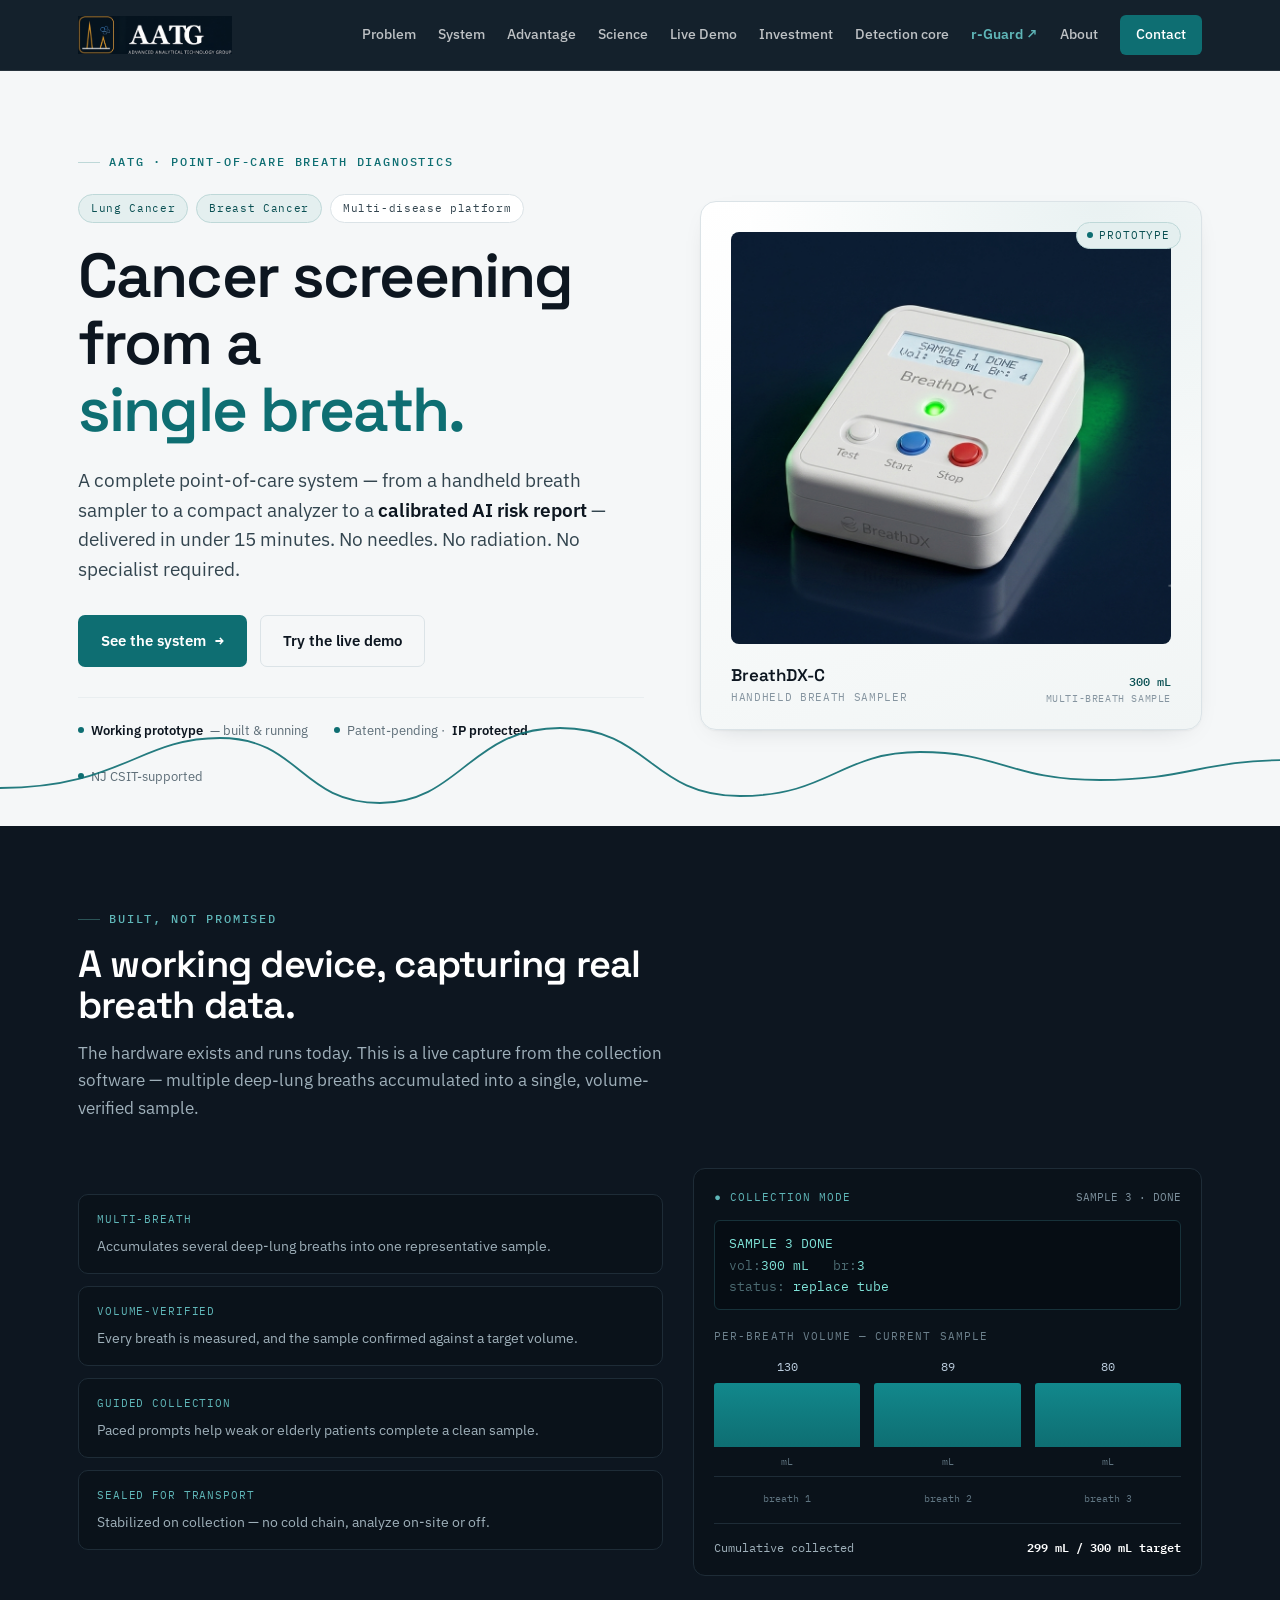
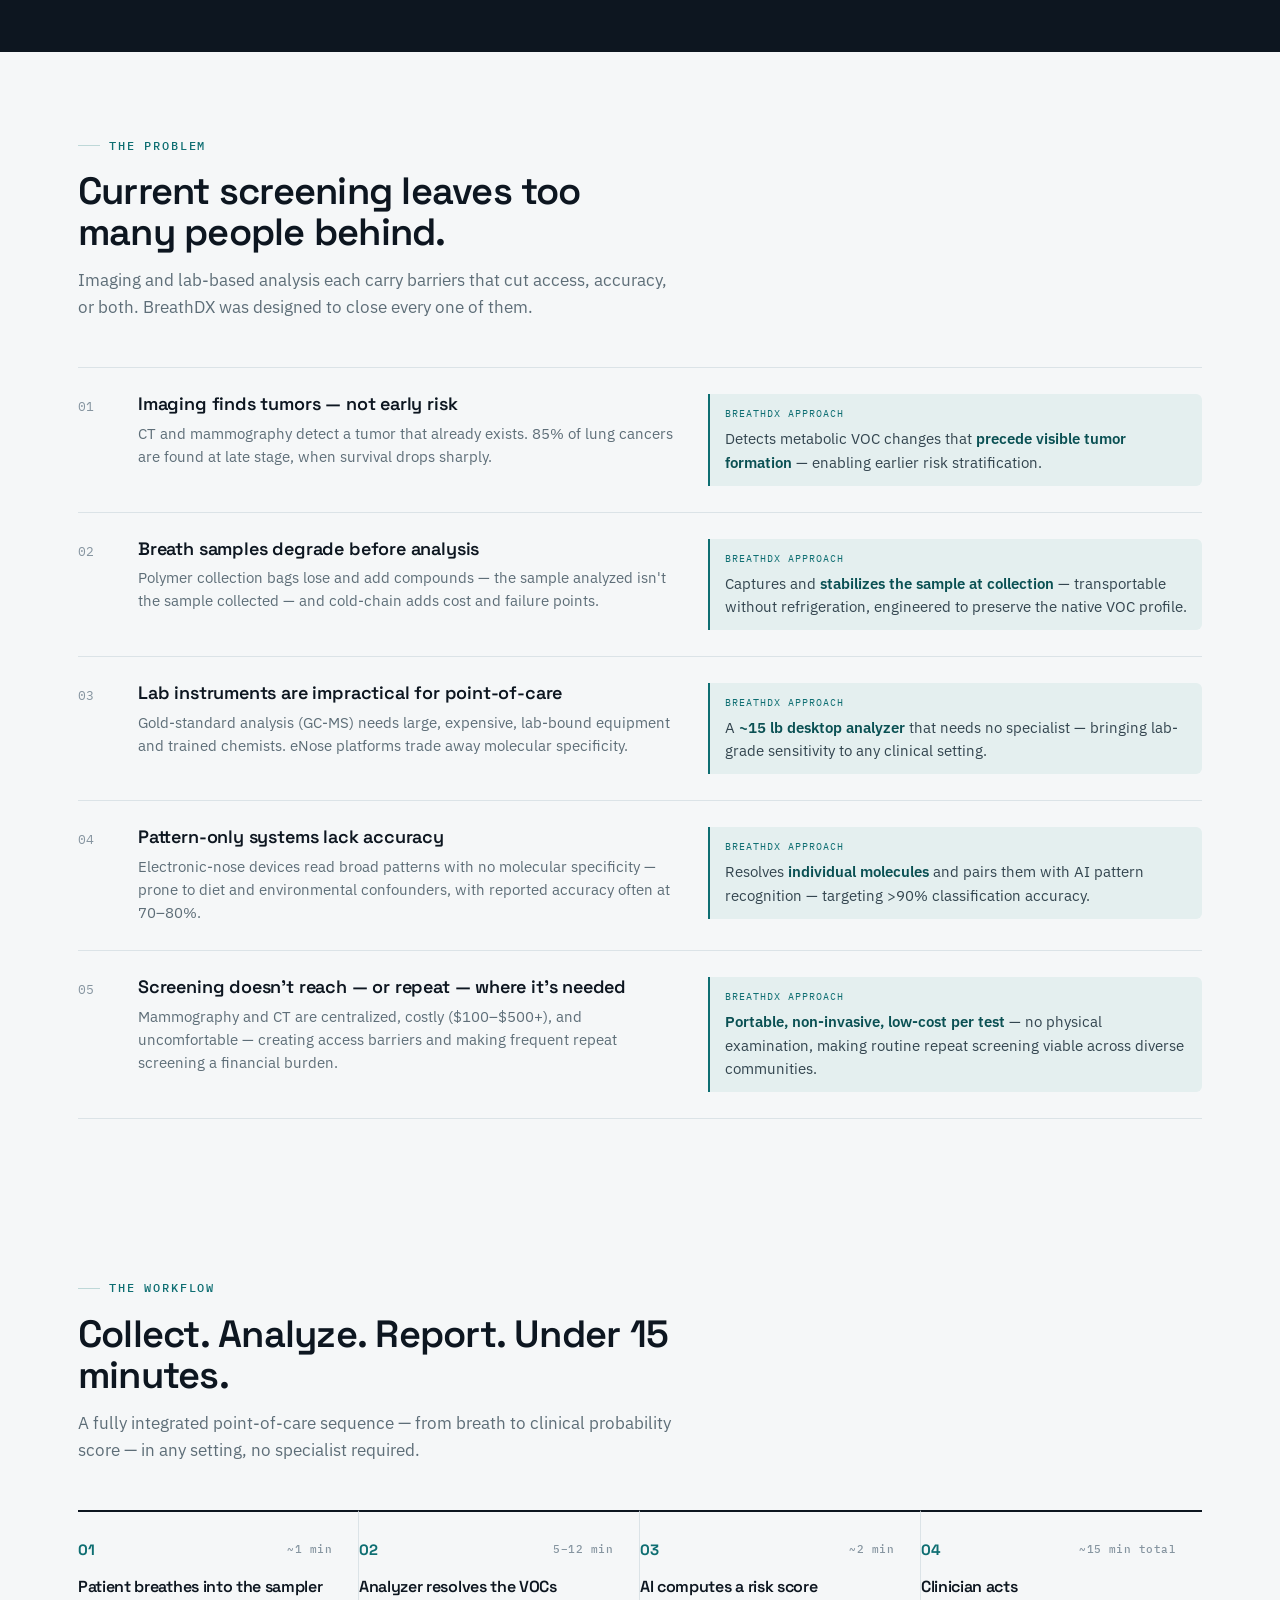
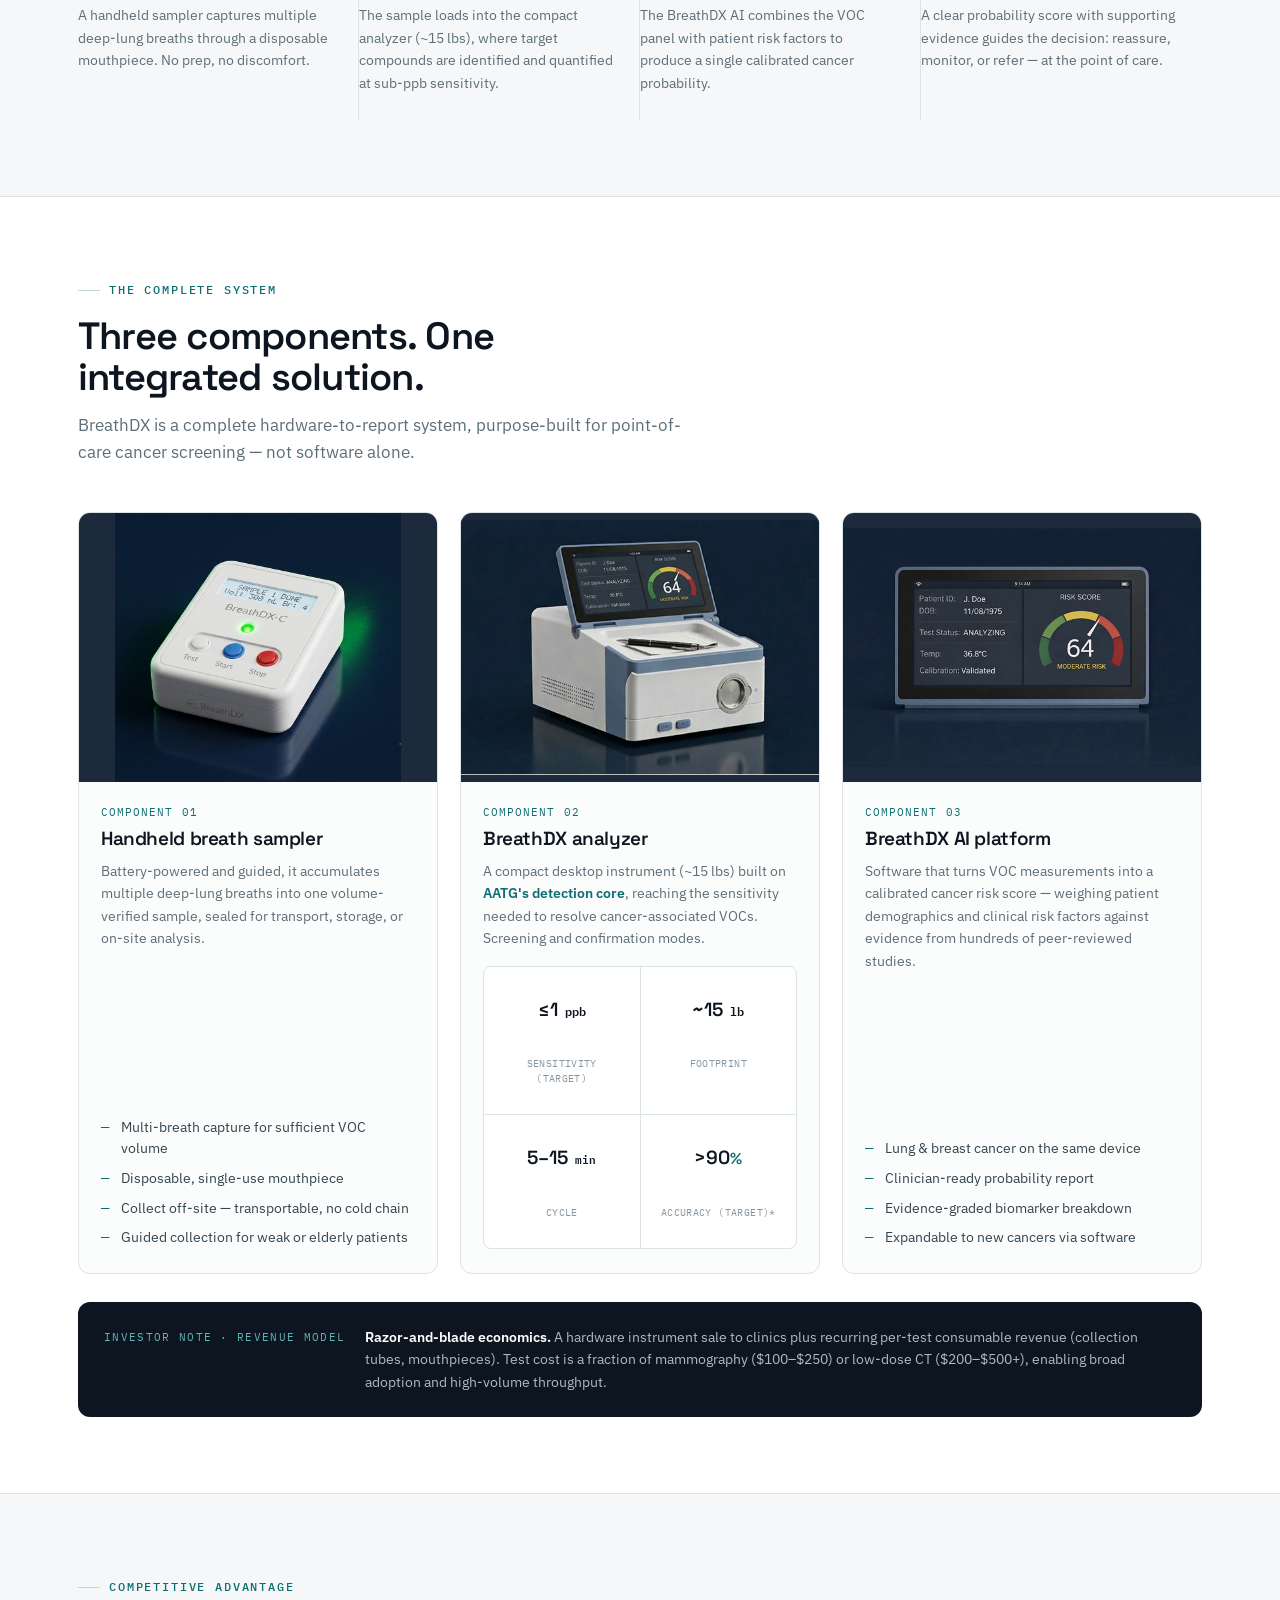
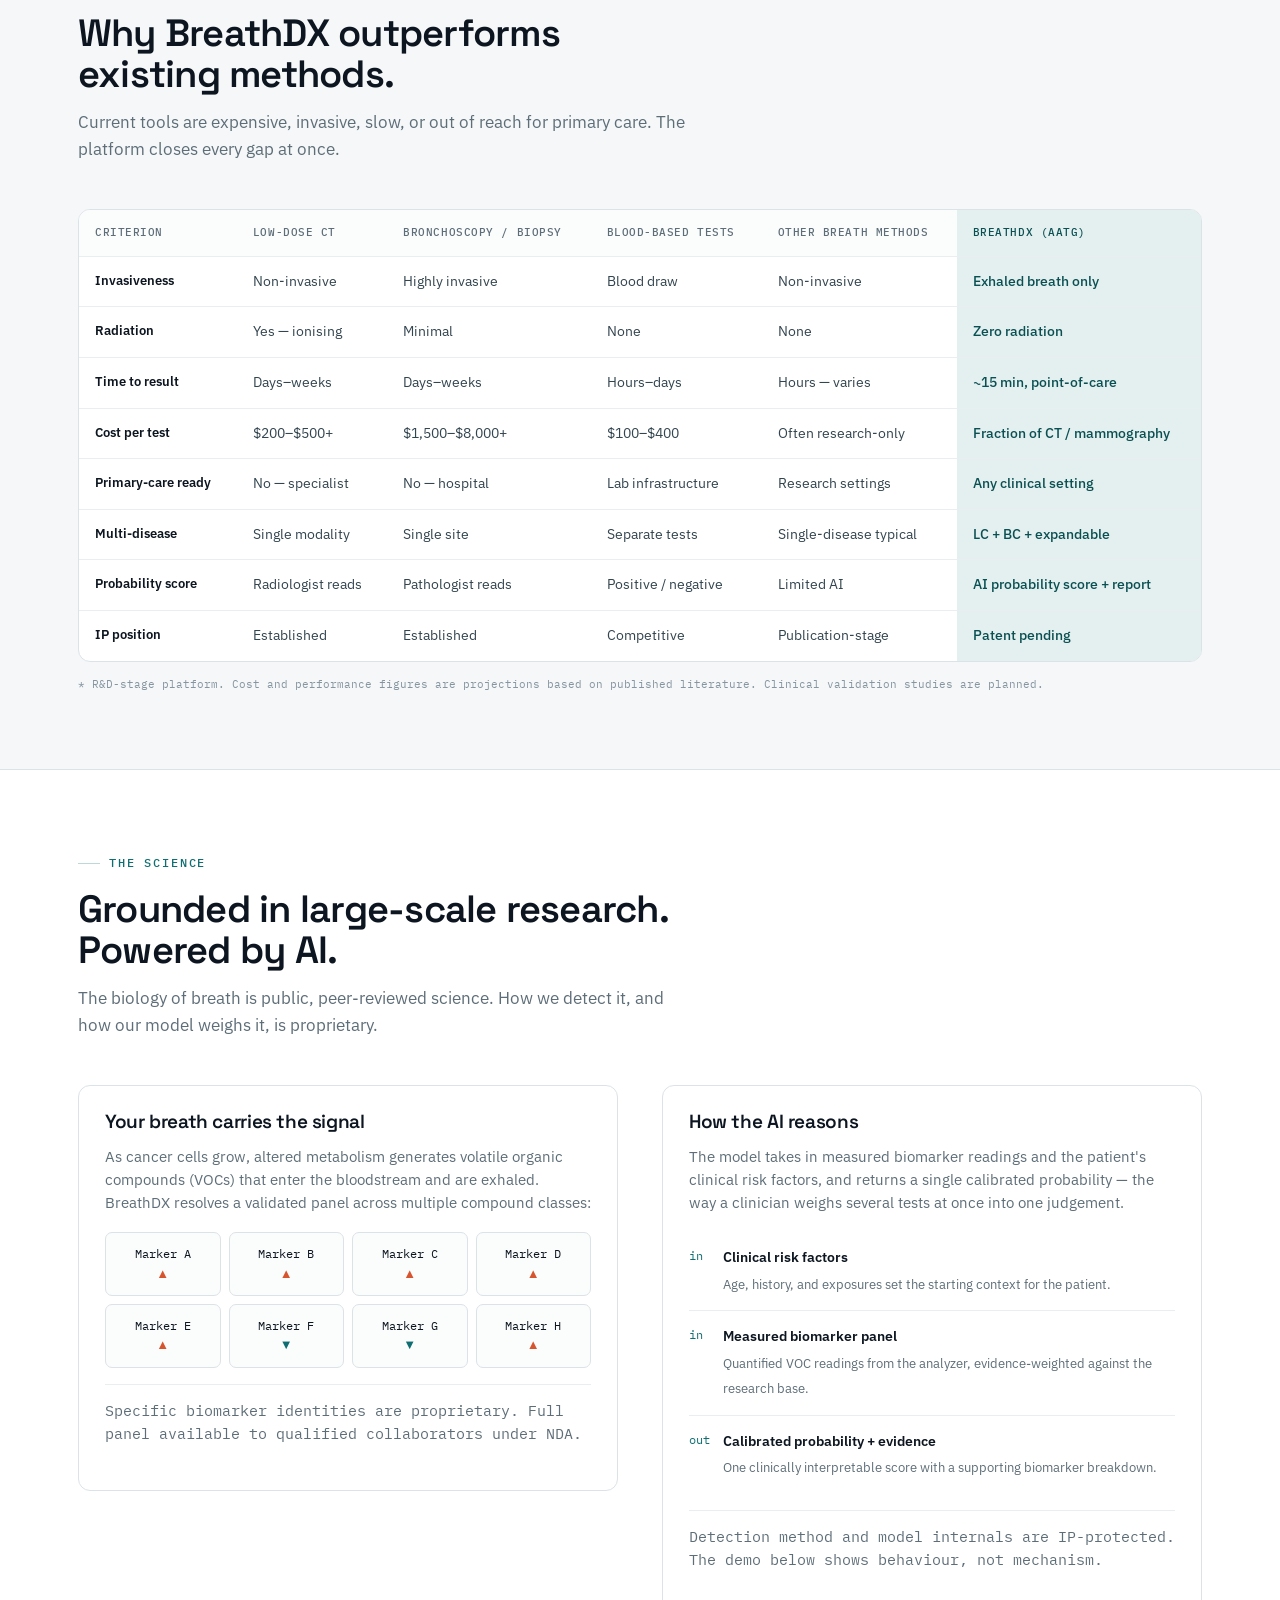
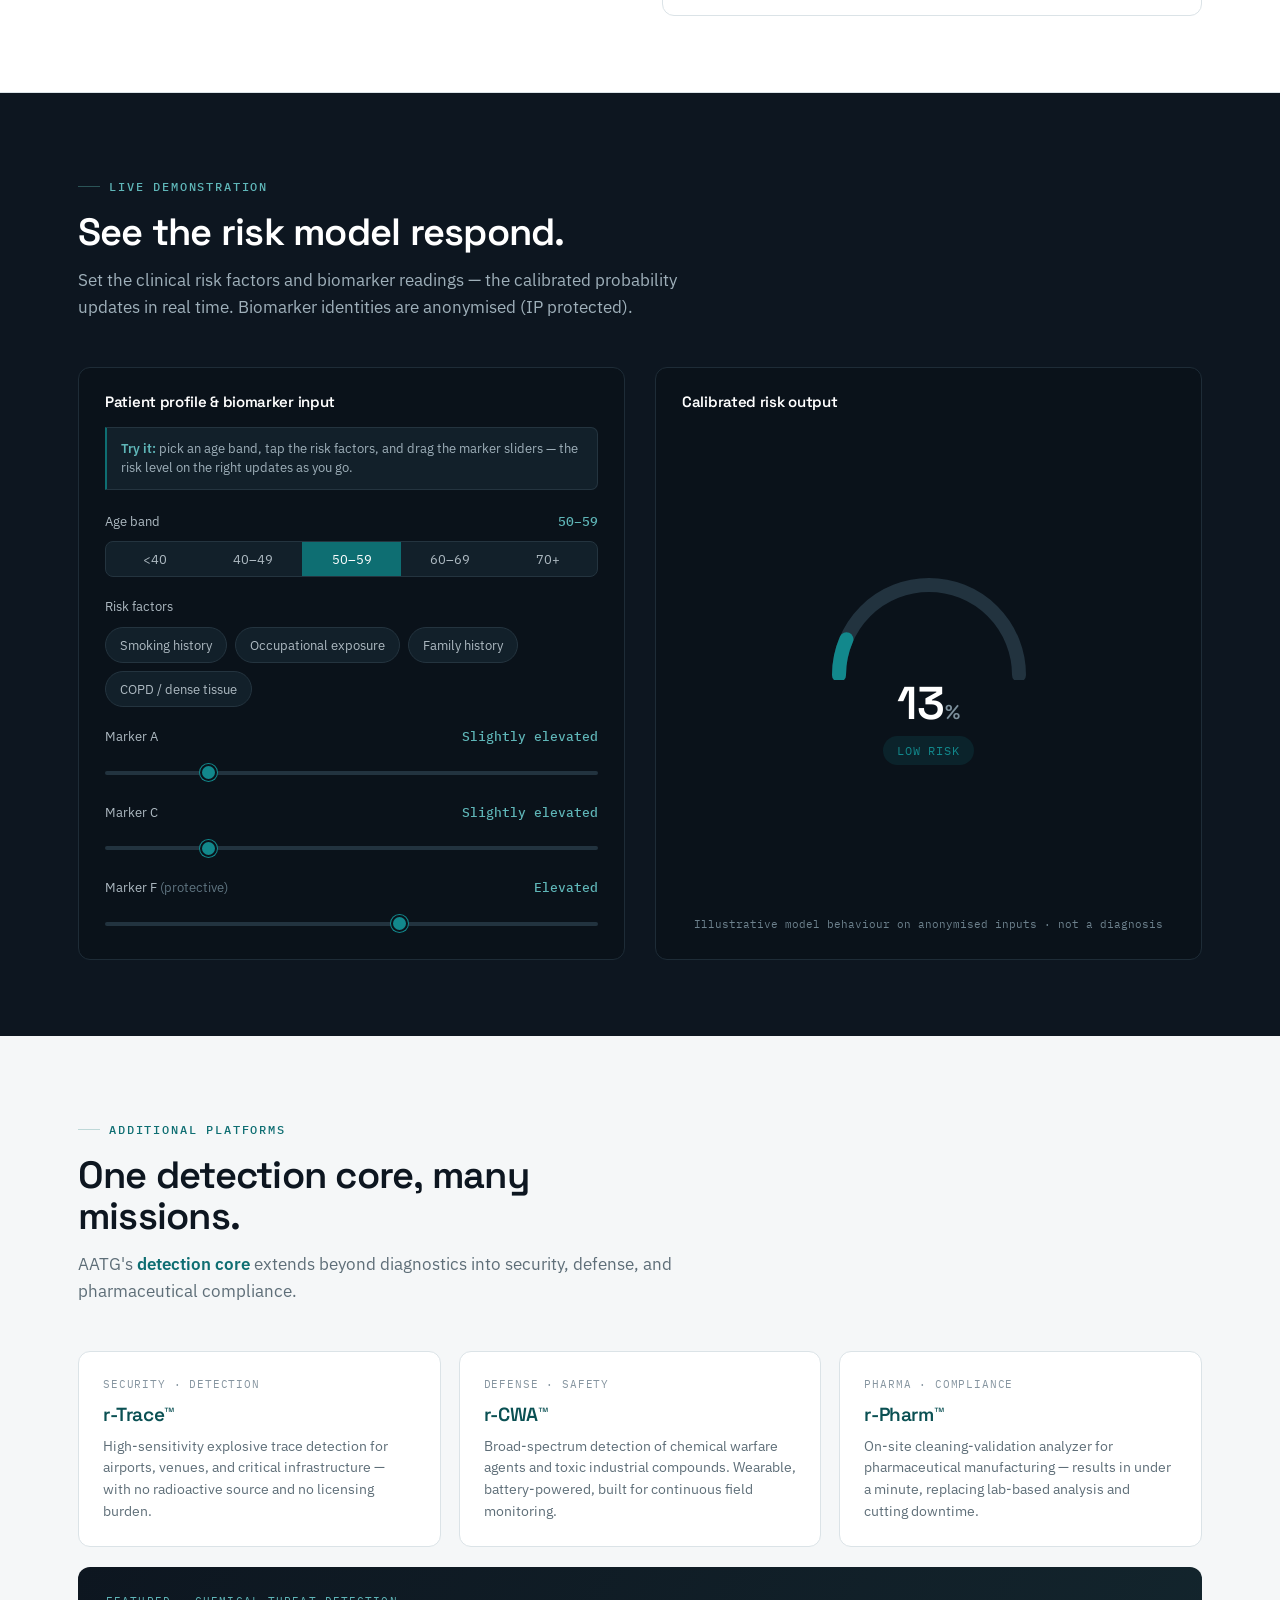
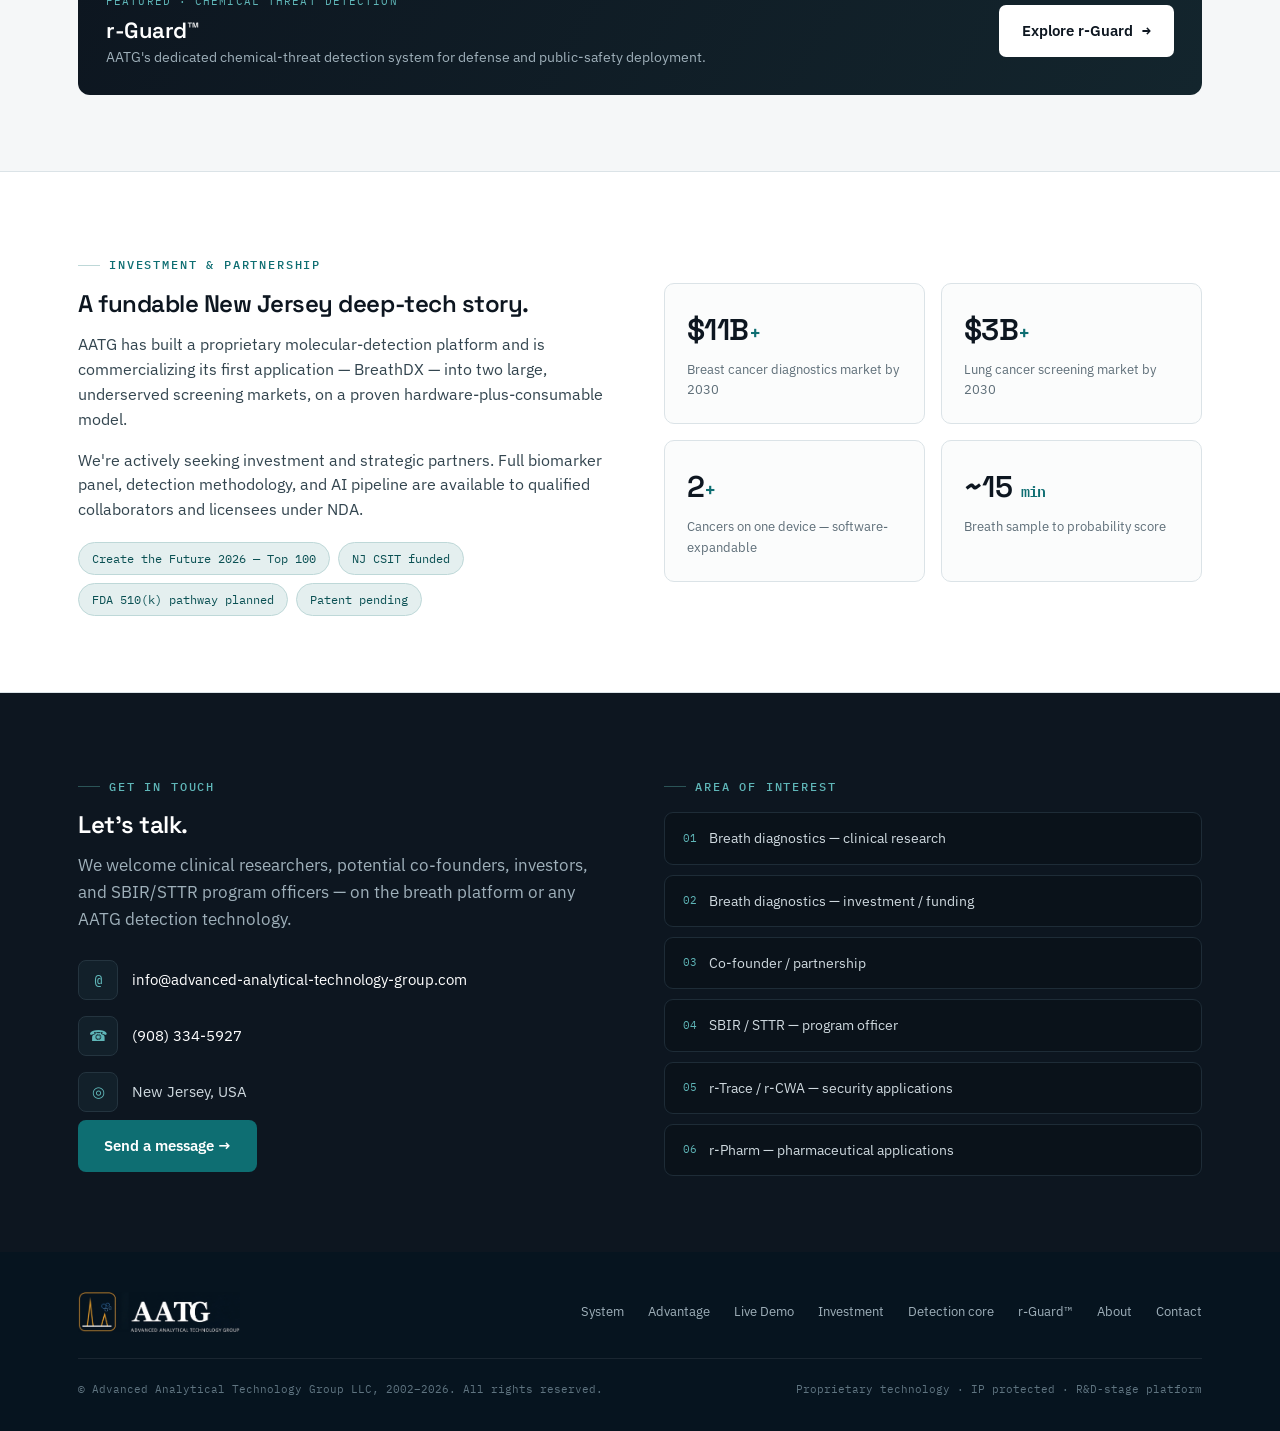
<file: index.html>
<!DOCTYPE html>
<html lang="en">
<head>
<meta charset="UTF-8">
<meta name="viewport" content="width=device-width, initial-scale=1.0">
<title>BreathDX™ — Point-of-Care Breath Cancer Screening | AATG</title>
<meta name="description" content="BreathDX by AATG: a point-of-care system that screens for cancer from a single breath — handheld sampler, compact analyzer, and calibrated AI risk report in under 15 minutes.">
<link rel="icon" type="image/png" href="images/favicon.png">
<link rel="preconnect" href="https://fonts.googleapis.com">
<link rel="preconnect" href="https://fonts.gstatic.com" crossorigin>
<link href="https://fonts.googleapis.com/css2?family=Space+Grotesk:wght@400;500;600;700&family=IBM+Plex+Sans:wght@400;500;600;700&family=IBM+Plex+Mono:wght@400;500;600&display=swap" rel="stylesheet">
<link rel="stylesheet" href="css/aatg.css">
<style>
/* BreathDX page specifics */
.hero{position:relative; padding:74px 0 40px; overflow:hidden}
.hero-grid{display:grid; grid-template-columns:1.06fr .94fr; gap:56px; align-items:center}
.hero .tags{margin:22px 0 20px}
.hero h1{font-size:clamp(38px,5.4vw,62px); font-weight:600; letter-spacing:-.03em}
.hero h1 .u{color:var(--teal); white-space:nowrap}
.hero p.lede{font-size:18.5px; color:var(--body); margin:22px 0 30px; max-width:33em}
.hero p.lede b{color:var(--ink); font-weight:600}
.cta-row{display:flex; gap:13px; flex-wrap:wrap; align-items:center}
.hero-trust{margin-top:30px; padding-top:22px; border-top:1px solid var(--line-soft); display:flex; gap:26px; flex-wrap:wrap; font-size:12.5px; color:var(--muted)}
.hero-trust b{color:var(--ink); font-weight:600}
.hero-trust span{display:inline-flex; align-items:center; gap:7px}
.dot{width:6px; height:6px; border-radius:50%; background:var(--teal)}
.device-card{background:linear-gradient(160deg,#fff,#f1f5f5); border:1px solid var(--line); border-radius:16px; padding:30px 30px 22px; box-shadow:var(--shadow); position:relative; overflow:hidden}
.device-card::before{content:""; position:absolute; inset:0; background:radial-gradient(120% 90% at 80% 0%, rgba(14,110,114,.08), transparent 60%)}
.device-card img{position:relative; width:100%; border-radius:8px}
.device-meta{display:flex; justify-content:space-between; align-items:flex-end; margin-top:18px; position:relative}
.device-meta .name{font-family:var(--display); font-weight:600; font-size:17px; color:var(--ink)}
.device-meta .role{font-family:var(--mono); font-size:11px; color:var(--faint); letter-spacing:.06em; text-transform:uppercase}
.breathline{position:absolute; left:0; right:0; bottom:-2px; height:120px; pointer-events:none; opacity:.9}
.breathline path{fill:none; stroke:var(--teal); stroke-width:1.8}

/* proof */
.proof-grid{display:grid; grid-template-columns:1.15fr 1fr; gap:30px; align-items:stretch}
.proof-facts{display:flex; flex-direction:column; gap:12px; justify-content:center}
.pf{background:#0a121a; border:1px solid #1e2c37; border-radius:10px; padding:16px 18px}
.pf-k{font-family:var(--mono); font-size:11px; letter-spacing:.08em; text-transform:uppercase; color:var(--teal-lite); margin-bottom:6px}
.pf-t{font-size:14px; color:#9fb0ba}
.gui{background:#0a121a; border:1px solid #1e2c37; border-radius:12px; padding:20px 20px 18px; font-family:var(--mono); display:flex; flex-direction:column}
.gui-top{display:flex; justify-content:space-between; align-items:center; margin-bottom:14px}
.gui-top .mode{font-size:11px; letter-spacing:.1em; color:var(--teal-lite)}
.gui-top .st{font-size:10.5px; color:#7d909c}
.gui-screen{background:#060d14; border:1px solid #17323a; border-radius:6px; padding:12px 14px; color:#7fe3d8; font-size:12.5px; line-height:1.7; margin-bottom:18px}
.gui-screen .k{color:#4c6b72}
.gui-label{font-size:10.5px; letter-spacing:.1em; color:#6d818d; text-transform:uppercase; margin-bottom:12px}
.bars{display:flex; align-items:flex-end; gap:14px; height:120px; padding-bottom:6px; border-bottom:1px solid #1e2c37; margin-bottom:6px}
.bar{flex:1; display:flex; flex-direction:column; align-items:center; gap:7px; height:100%; justify-content:flex-end}
.bar .col{width:100%; background:linear-gradient(180deg,#12888c,#0e6e72); border-radius:3px 3px 0 0}
.bar .v{font-size:12px; color:#bcd}
.bar .n{font-size:10px; color:#5f7480}
.bar-x{display:flex; gap:14px; margin-top:8px}
.bar-x span{flex:1; text-align:center; font-size:10px; color:#5f7480}
.gui-sum{display:flex; justify-content:space-between; margin-top:16px; padding-top:14px; border-top:1px solid #1e2c37; font-size:12px; color:#9fb0ba}
.gui-sum b{color:#fff; font-weight:600}

/* workflow */
.flow{display:grid; grid-template-columns:repeat(4,1fr)}
.step{padding:26px 26px 26px 0; border-top:2px solid var(--ink)}
.step:not(:last-child){border-right:1px solid var(--line)}
.step .num{font-family:var(--display); font-weight:700; font-size:15px; color:var(--teal); display:flex; align-items:center; justify-content:space-between; margin-bottom:16px}
.step .num .t{font-family:var(--mono); font-size:11px; letter-spacing:.04em; color:var(--faint); font-weight:500}
.step h3{font-size:16px; margin-bottom:9px}
.step p{font-size:14px; color:var(--muted)}

/* system */
.sys-grid{display:grid; grid-template-columns:repeat(3,1fr); gap:22px}
.comp{border:1px solid var(--line); border-radius:12px; background:var(--panel-2); overflow:hidden; display:flex; flex-direction:column}
.comp .ph{background:#1C2A3B; aspect-ratio:4/3; display:flex; align-items:center; justify-content:center; overflow:hidden}
.comp .ph img{width:100%; height:100%; object-fit:contain}
.comp .body{padding:22px 22px 24px; flex:1; display:flex; flex-direction:column}
.comp .k{font-family:var(--mono); font-size:10.5px; letter-spacing:.1em; text-transform:uppercase; color:var(--teal); margin-bottom:9px}
.comp h3{font-size:19px; margin-bottom:10px}
.comp p{font-size:14px; color:var(--muted); margin-bottom:16px}
.comp ul{list-style:none; margin-top:auto; display:flex; flex-direction:column; gap:8px}
.comp li{font-size:13.5px; color:var(--body); padding-left:20px; position:relative}
.comp li::before{content:"—"; position:absolute; left:0; color:var(--teal); font-family:var(--mono)}

/* science */
.sciX{display:grid; grid-template-columns:1fr 1fr; gap:44px; align-items:start}
.sci-card{background:var(--panel); border:1px solid var(--line); border-radius:12px; padding:26px}
.sci-card h3{font-size:19px; margin-bottom:12px}
.sci-card p{font-size:14.5px; color:var(--muted); margin-bottom:18px}
.biopanel{display:grid; grid-template-columns:repeat(4,1fr); gap:8px}
.biochip{background:var(--panel-2); border:1px solid var(--line); border-radius:7px; padding:11px 8px; text-align:center}
.biochip .nm{font-family:var(--mono); font-size:12px; color:var(--ink)}
.biochip .ar{font-size:13px; font-weight:700}
.biochip .ar.up{color:var(--coral)}.biochip .ar.dn{color:var(--teal)}
.reason{display:flex; flex-direction:column}
.reason .r{display:flex; gap:14px; padding:14px 0; border-bottom:1px solid var(--line-soft)}
.reason .r:last-child{border-bottom:none}
.reason .ri{font-family:var(--mono); font-size:12px; color:var(--teal); width:20px; flex-shrink:0}
.reason .rt b{color:var(--ink); font-weight:600; font-size:14px; display:block; margin-bottom:2px}
.reason .rt span{font-size:13px; color:var(--muted)}

/* demo */
.demo-grid{display:grid; grid-template-columns:1fr 1fr; gap:30px; align-items:stretch}
.demo-inputs,.demo-out{background:#0a121a; border:1px solid #1e2c37; border-radius:12px; padding:26px; display:flex; flex-direction:column}
.demo-inputs h4,.demo-out h4{color:#fff; font-family:var(--display); font-size:15px; margin-bottom:16px; font-weight:600}
.demo-hint{background:#12202a; border:1px solid #24343f; border-left:2px solid var(--teal); border-radius:0 7px 7px 0; padding:11px 14px; font-size:13px; color:#9fb0ba; margin-bottom:22px; line-height:1.5}
.demo-hint b{color:var(--teal-lite); font-weight:600}
.ctrl{margin-bottom:20px}
.ctrl .lab{display:flex; justify-content:space-between; font-size:13px; color:#aebac2; margin-bottom:9px}
.ctrl .lab b{color:var(--teal-lite); font-family:var(--mono); font-weight:500}
input[type=range]{width:100%; -webkit-appearance:none; appearance:none; height:4px; border-radius:4px; background:#22333f; outline:none}
input[type=range]::-webkit-slider-thumb{-webkit-appearance:none; width:17px; height:17px; border-radius:50%; background:#12888c; cursor:pointer; border:2px solid #0a121a; box-shadow:0 0 0 1px #12888c}
input[type=range]::-moz-range-thumb{width:15px; height:15px; border-radius:50%; background:#12888c; cursor:pointer; border:2px solid #0a121a}
.toggles{display:flex; gap:8px; flex-wrap:wrap}
.tg{font-size:12.5px; color:#aebac2; background:#12202a; border:1px solid #24343f; border-radius:100px; padding:7px 14px; cursor:pointer; transition:all .15s; user-select:none}
.tg.on{background:var(--teal); color:#fff; border-color:var(--teal)}
.seg{display:flex; background:#12202a; border:1px solid #24343f; border-radius:8px; overflow:hidden}
.seg button{flex:1; font-size:12.5px; color:#aebac2; background:none; border:none; padding:9px 4px; cursor:pointer; transition:all .15s}
.seg button.on{background:var(--teal); color:#fff}
.gauge-wrap{display:flex; flex-direction:column; align-items:center; justify-content:center; flex:1}
.gauge{width:210px; height:120px}
.gval{font-family:var(--display); font-weight:600; font-size:46px; color:#fff; text-align:center; line-height:1}
.gval small{font-size:20px; color:#7d909c}
.gband{font-family:var(--mono); font-size:12px; letter-spacing:.08em; text-transform:uppercase; margin-top:10px; padding:5px 14px; border-radius:100px; display:inline-block}
.demo-foot{font-family:var(--mono); font-size:11px; color:#6d818d; margin-top:18px; text-align:center}

/* platforms */
.plat{border:1px solid var(--line); border-radius:12px; padding:24px; background:var(--panel); transition:border-color .15s, transform .15s}
.plat:hover{border-color:var(--teal-line); transform:translateY(-2px)}
.plat .k{font-family:var(--mono); font-size:10.5px; letter-spacing:.08em; text-transform:uppercase; color:var(--faint); margin-bottom:12px}
.plat h3{font-size:19px; color:var(--teal-deep); margin-bottom:10px}
.plat p{font-size:13.5px; color:var(--muted)}

/* investment */
.inv-grid{display:grid; grid-template-columns:1fr 1fr; gap:48px; align-items:center}
.inv-stats{display:grid; grid-template-columns:1fr 1fr; gap:16px}
.inv-body h2{margin-bottom:16px}
.inv-body p{font-size:15.5px; color:var(--body); margin-bottom:16px}
.inv-tags{display:flex; gap:8px; flex-wrap:wrap; margin-top:20px}
.inv-tags span{font-family:var(--mono); font-size:12px; color:var(--teal-deep); background:var(--teal-tint); border:1px solid var(--teal-line); border-radius:100px; padding:6px 13px}

@media(max-width:940px){
  .hero-grid,.proof-grid,.sciX,.demo-grid,.inv-grid{grid-template-columns:1fr}
  .hero-grid{gap:36px}
  .sys-grid{grid-template-columns:1fr}
  .flow{grid-template-columns:1fr 1fr}
}
@media(max-width:560px){
  .flow{grid-template-columns:1fr}
  .step:not(:last-child){border-right:none}
  .biopanel{grid-template-columns:repeat(2,1fr)}
  .hero{padding-top:44px}
  .inv-stats{grid-template-columns:1fr 1fr}
}
</style>
</head>
<body>

<header class="nav">
  <div class="nav-in">
    <a class="nav-logo" href="index.html"><img src="images/aatg_logo.png" alt="AATG — Advanced Analytical Technology Group"></a>
    <nav class="nav-links" id="navlinks">
      <a href="#problem">Problem</a>
      <a href="#system">System</a>
      <a href="#advantage">Advantage</a>
      <a href="#science">Science</a>
      <a href="#demo">Live Demo</a>
      <a href="#invest">Investment</a>
      <a href="gc-detector.html">Detection core</a>
      <a class="alt" href="r-guard.html">r-Guard ↗</a>
      <a href="about.html">About</a>
      <a class="nav-cta" href="#contact">Contact</a>
    </nav>
    <button class="burger" id="burger" aria-label="Menu"><span></span></button>
  </div>
</header>

<!-- HERO -->
<section class="hero" id="top">
  <div class="wrap">
    <div class="hero-grid">
      <div>
        <span class="eyebrow">AATG · Point-of-care breath diagnostics</span>
        <div class="tags">
          <span class="tag lead">Lung Cancer</span>
          <span class="tag lead">Breast Cancer</span>
          <span class="tag">Multi-disease platform</span>
        </div>
        <h1>Cancer screening from a <span class="u">single breath.</span></h1>
        <p class="lede">A complete point-of-care system — from a handheld breath sampler to a compact analyzer to a <b>calibrated AI risk report</b> — delivered in under 15 minutes. No needles. No radiation. No specialist required.</p>
        <div class="cta-row">
          <a class="btn btn-primary" href="#system">See the system <span class="ar">→</span></a>
          <a class="btn btn-ghost" href="#demo">Try the live demo</a>
        </div>
        <div class="hero-trust">
          <span><span class="dot"></span><b>Working prototype</b> — built &amp; running</span>
          <span><span class="dot"></span>Patent-pending · <b>IP protected</b></span>
          <span><span class="dot"></span>NJ CSIT-supported</span>
        </div>
      </div>
      <div>
        <div class="device-card">
          <span class="pill-live" style="position:absolute; top:20px; right:20px; z-index:3"><span class="pulse"></span>PROTOTYPE</span>
          <img src="images/sampler-controller.png" alt="BreathDX-C handheld breath sampler controller">
          <div class="device-meta">
            <div>
              <div class="name">BreathDX-C</div>
              <div class="role">Handheld breath sampler</div>
            </div>
            <div style="text-align:right">
              <div class="mono" style="font-size:12px;color:var(--teal-deep);font-weight:500">300 mL</div>
              <div class="mono" style="font-size:10px;color:var(--faint);text-transform:uppercase;letter-spacing:.06em">multi-breath sample</div>
            </div>
          </div>
        </div>
      </div>
    </div>
  </div>
  <svg class="breathline" viewBox="0 0 1440 120" preserveAspectRatio="none">
    <path id="bl1" d="M0,80 C120,80 140,30 220,30 C300,30 300,95 380,95 C460,95 470,20 560,20 C650,20 650,88 740,88 C830,88 840,44 920,44 C1000,44 1010,72 1100,72 C1190,72 1200,52 1290,52 C1380,52 1400,80 1440,80"/>
  </svg>
</section>

<!-- PROOF -->
<section class="dark" id="proof">
  <div class="wrap">
    <div class="section-head">
      <span class="eyebrow">Built, not promised</span>
      <h2>A working device, capturing real breath data.</h2>
      <p>The hardware exists and runs today. This is a live capture from the collection software — multiple deep-lung breaths accumulated into a single, volume-verified sample.</p>
    </div>
    <div class="proof-grid">
      <div class="proof-facts">
        <div class="pf rv"><div class="pf-k">Multi-breath</div><div class="pf-t">Accumulates several deep-lung breaths into one representative sample.</div></div>
        <div class="pf rv"><div class="pf-k">Volume-verified</div><div class="pf-t">Every breath is measured, and the sample confirmed against a target volume.</div></div>
        <div class="pf rv"><div class="pf-k">Guided collection</div><div class="pf-t">Paced prompts help weak or elderly patients complete a clean sample.</div></div>
        <div class="pf rv"><div class="pf-k">Sealed for transport</div><div class="pf-t">Stabilized on collection — no cold chain, analyze on-site or off.</div></div>
      </div>
      <div class="gui rv">
        <div class="gui-top"><span class="mode">● COLLECTION MODE</span><span class="st">SAMPLE 3 · DONE</span></div>
        <div class="gui-screen">
          SAMPLE 3 DONE<br>
          <span class="k">vol:</span>300 mL &nbsp; <span class="k">br:</span>3<br>
          <span class="k">status:</span> replace tube
        </div>
        <div class="gui-label">Per-breath volume — current sample</div>
        <div class="bars">
          <div class="bar"><span class="v">130</span><div class="col" style="height:100%"></div><span class="n">mL</span></div>
          <div class="bar"><span class="v">89</span><div class="col" style="height:68%"></div><span class="n">mL</span></div>
          <div class="bar"><span class="v">80</span><div class="col" style="height:61%"></div><span class="n">mL</span></div>
        </div>
        <div class="bar-x"><span>breath 1</span><span>breath 2</span><span>breath 3</span></div>
        <div class="gui-sum"><span>Cumulative collected</span><b>299 mL / 300 mL target</b></div>
      </div>
    </div>
  </div>
</section>

<!-- PROBLEM -->
<section id="problem">
  <div class="wrap">
    <div class="section-head">
      <span class="eyebrow">The problem</span>
      <h2>Current screening leaves too many people behind.</h2>
      <p>Imaging and lab-based analysis each carry barriers that cut access, accuracy, or both. BreathDX was designed to close every one of them.</p>
    </div>
    <div class="prob-list">
      <div class="prob rv">
        <div class="idx">01</div>
        <div><h3>Imaging finds tumors — not early risk</h3><p class="p-old">CT and mammography detect a tumor that already exists. 85% of lung cancers are found at late stage, when survival drops sharply.</p></div>
        <div class="p-fix"><span class="lbl">BreathDX approach</span>Detects metabolic VOC changes that <b>precede visible tumor formation</b> — enabling earlier risk stratification.</div>
      </div>
      <div class="prob rv">
        <div class="idx">02</div>
        <div><h3>Breath samples degrade before analysis</h3><p class="p-old">Polymer collection bags lose and add compounds — the sample analyzed isn't the sample collected — and cold-chain adds cost and failure points.</p></div>
        <div class="p-fix"><span class="lbl">BreathDX approach</span>Captures and <b>stabilizes the sample at collection</b> — transportable without refrigeration, engineered to preserve the native VOC profile.</div>
      </div>
      <div class="prob rv">
        <div class="idx">03</div>
        <div><h3>Lab instruments are impractical for point-of-care</h3><p class="p-old">Gold-standard analysis (GC-MS) needs large, expensive, lab-bound equipment and trained chemists. eNose platforms trade away molecular specificity.</p></div>
        <div class="p-fix"><span class="lbl">BreathDX approach</span>A <b>~15 lb desktop analyzer</b> that needs no specialist — bringing lab-grade sensitivity to any clinical setting.</div>
      </div>
      <div class="prob rv">
        <div class="idx">04</div>
        <div><h3>Pattern-only systems lack accuracy</h3><p class="p-old">Electronic-nose devices read broad patterns with no molecular specificity — prone to diet and environmental confounders, with reported accuracy often at 70–80%.</p></div>
        <div class="p-fix"><span class="lbl">BreathDX approach</span>Resolves <b>individual molecules</b> and pairs them with AI pattern recognition — targeting &gt;90% classification accuracy.</div>
      </div>
      <div class="prob rv">
        <div class="idx">05</div>
        <div><h3>Screening doesn't reach — or repeat — where it's needed</h3><p class="p-old">Mammography and CT are centralized, costly ($100–$500+), and uncomfortable — creating access barriers and making frequent repeat screening a financial burden.</p></div>
        <div class="p-fix"><span class="lbl">BreathDX approach</span><b>Portable, non-invasive, low-cost per test</b> — no physical examination, making routine repeat screening viable across diverse communities.</div>
      </div>
    </div>
  </div>
</section>

<!-- WORKFLOW -->
<section id="workflow">
  <div class="wrap">
    <div class="section-head">
      <span class="eyebrow">The workflow</span>
      <h2>Collect. Analyze. Report. Under 15 minutes.</h2>
      <p>A fully integrated point-of-care sequence — from breath to clinical probability score — in any setting, no specialist required.</p>
    </div>
    <div class="flow">
      <div class="step rv"><div class="num">01<span class="t">~1 min</span></div><h3>Patient breathes into the sampler</h3><p>A handheld sampler captures multiple deep-lung breaths through a disposable mouthpiece. No prep, no discomfort.</p></div>
      <div class="step rv"><div class="num">02<span class="t">5–12 min</span></div><h3>Analyzer resolves the VOCs</h3><p>The sample loads into the compact analyzer (~15 lbs), where target compounds are identified and quantified at sub-ppb sensitivity.</p></div>
      <div class="step rv"><div class="num">03<span class="t">~2 min</span></div><h3>AI computes a risk score</h3><p>The BreathDX AI combines the VOC panel with patient risk factors to produce a single calibrated cancer probability.</p></div>
      <div class="step rv"><div class="num">04<span class="t">~15 min total</span></div><h3>Clinician acts</h3><p>A clear probability score with supporting evidence guides the decision: reassure, monitor, or refer — at the point of care.</p></div>
    </div>
  </div>
</section>

<!-- SYSTEM -->
<section class="alt-bg" id="system">
  <div class="wrap">
    <div class="section-head">
      <span class="eyebrow">The complete system</span>
      <h2>Three components. One integrated solution.</h2>
      <p>BreathDX is a complete hardware-to-report system, purpose-built for point-of-care cancer screening — not software alone.</p>
    </div>
    <div class="sys-grid">
      <div class="comp rv">
        <div class="ph"><img src="images/sampler-controller-dark.png" alt="BreathDX-C handheld breath sampler"></div>
        <div class="body">
          <div class="k">Component 01</div>
          <h3>Handheld breath sampler</h3>
          <p>Battery-powered and guided, it accumulates multiple deep-lung breaths into one volume-verified sample, sealed for transport, storage, or on-site analysis.</p>
          <ul>
            <li>Multi-breath capture for sufficient VOC volume</li>
            <li>Disposable, single-use mouthpiece</li>
            <li>Collect off-site — transportable, no cold chain</li>
            <li>Guided collection for weak or elderly patients</li>
          </ul>
        </div>
      </div>
      <div class="comp rv">
        <div class="ph"><img src="images/Analyzer.png" alt="BreathDX analyzer"></div>
        <div class="body">
          <div class="k">Component 02</div>
          <h3>BreathDX analyzer</h3>
          <p>A compact desktop instrument (~15 lbs) built on <a href="gc-detector.html" style="color:var(--teal);font-weight:600">AATG's detection core</a>, reaching the sensitivity needed to resolve cancer-associated VOCs. Screening and confirmation modes.</p>
          <div class="specrow sq">
            <div><div class="val">≤1<small class="mono" style="font-size:12px"> ppb</small></div><div class="cap">Sensitivity (target)</div></div>
            <div><div class="val">~15<small class="mono" style="font-size:12px"> lb</small></div><div class="cap">Footprint</div></div>
            <div><div class="val">5–15<small class="mono" style="font-size:11px"> min</small></div><div class="cap">Cycle</div></div>
            <div><div class="val">&gt;90<small style="color:var(--teal)">%</small></div><div class="cap">Accuracy (target)*</div></div>
          </div>
        </div>
      </div>
      <div class="comp rv">
        <div class="ph"><img src="images/AI-screen.png" alt="BreathDX AI risk report"></div>
        <div class="body">
          <div class="k">Component 03</div>
          <h3>BreathDX AI platform</h3>
          <p>Software that turns VOC measurements into a calibrated cancer risk score — weighing patient demographics and clinical risk factors against evidence from hundreds of peer-reviewed studies.</p>
          <ul>
            <li>Lung &amp; breast cancer on the same device</li>
            <li>Clinician-ready probability report</li>
            <li>Evidence-graded biomarker breakdown</li>
            <li>Expandable to new cancers via software</li>
          </ul>
        </div>
      </div>
    </div>
    <div class="ipband rv" style="margin-top:28px">
      <span class="k">INVESTOR NOTE · REVENUE MODEL</span>
      <p><b>Razor-and-blade economics.</b> A hardware instrument sale to clinics plus recurring per-test consumable revenue (collection tubes, mouthpieces). Test cost is a fraction of mammography ($100–$250) or low-dose CT ($200–$500+), enabling broad adoption and high-volume throughput.</p>
    </div>
  </div>
</section>

<!-- ADVANTAGE -->
<section id="advantage">
  <div class="wrap">
    <div class="section-head">
      <span class="eyebrow">Competitive advantage</span>
      <h2>Why BreathDX outperforms existing methods.</h2>
      <p>Current tools are expensive, invasive, slow, or out of reach for primary care. The platform closes every gap at once.</p>
    </div>
    <div class="cmp-wrap rv">
      <table class="cmp">
        <thead><tr>
          <th>Criterion</th><th>Low-dose CT</th><th>Bronchoscopy / biopsy</th><th>Blood-based tests</th><th>Other breath methods</th><th class="us">BreathDX (AATG)</th>
        </tr></thead>
        <tbody>
          <tr><th>Invasiveness</th><td>Non-invasive</td><td>Highly invasive</td><td>Blood draw</td><td>Non-invasive</td><td class="us">Exhaled breath only</td></tr>
          <tr><th>Radiation</th><td>Yes — ionising</td><td>Minimal</td><td>None</td><td>None</td><td class="us">Zero radiation</td></tr>
          <tr><th>Time to result</th><td>Days–weeks</td><td>Days–weeks</td><td>Hours–days</td><td>Hours — varies</td><td class="us">~15 min, point-of-care</td></tr>
          <tr><th>Cost per test</th><td>$200–$500+</td><td>$1,500–$8,000+</td><td>$100–$400</td><td>Often research-only</td><td class="us">Fraction of CT / mammography</td></tr>
          <tr><th>Primary-care ready</th><td>No — specialist</td><td>No — hospital</td><td>Lab infrastructure</td><td>Research settings</td><td class="us">Any clinical setting</td></tr>
          <tr><th>Multi-disease</th><td>Single modality</td><td>Single site</td><td>Separate tests</td><td>Single-disease typical</td><td class="us">LC + BC + expandable</td></tr>
          <tr><th>Probability score</th><td>Radiologist reads</td><td>Pathologist reads</td><td>Positive / negative</td><td>Limited AI</td><td class="us">AI probability score + report</td></tr>
          <tr><th>IP position</th><td>Established</td><td>Established</td><td>Competitive</td><td>Publication-stage</td><td class="us">Patent pending</td></tr>
        </tbody>
      </table>
    </div>
    <p class="foot-note">* R&amp;D-stage platform. Cost and performance figures are projections based on published literature. Clinical validation studies are planned.</p>
  </div>
</section>

<!-- SCIENCE -->
<section id="science" class="alt-bg">
  <div class="wrap">
    <div class="section-head">
      <span class="eyebrow">The science</span>
      <h2>Grounded in large-scale research. Powered by AI.</h2>
      <p>The biology of breath is public, peer-reviewed science. How we detect it, and how our model weighs it, is proprietary.</p>
    </div>
    <div class="sciX">
      <div class="sci-card rv">
        <h3>Your breath carries the signal</h3>
        <p>As cancer cells grow, altered metabolism generates volatile organic compounds (VOCs) that enter the bloodstream and are exhaled. BreathDX resolves a validated panel across multiple compound classes:</p>
        <div class="biopanel">
          <div class="biochip"><div class="nm">Marker A</div><div class="ar up">▲</div></div>
          <div class="biochip"><div class="nm">Marker B</div><div class="ar up">▲</div></div>
          <div class="biochip"><div class="nm">Marker C</div><div class="ar up">▲</div></div>
          <div class="biochip"><div class="nm">Marker D</div><div class="ar up">▲</div></div>
          <div class="biochip"><div class="nm">Marker E</div><div class="ar up">▲</div></div>
          <div class="biochip"><div class="nm">Marker F</div><div class="ar dn">▼</div></div>
          <div class="biochip"><div class="nm">Marker G</div><div class="ar dn">▼</div></div>
          <div class="biochip"><div class="nm">Marker H</div><div class="ar up">▲</div></div>
        </div>
        <p class="note-ip">Specific biomarker identities are proprietary. Full panel available to qualified collaborators under NDA.</p>
      </div>
      <div class="sci-card rv">
        <h3>How the AI reasons</h3>
        <p>The model takes in measured biomarker readings and the patient's clinical risk factors, and returns a single calibrated probability — the way a clinician weighs several tests at once into one judgement.</p>
        <div class="reason">
          <div class="r"><span class="ri">in</span><div class="rt"><b>Clinical risk factors</b><span>Age, history, and exposures set the starting context for the patient.</span></div></div>
          <div class="r"><span class="ri">in</span><div class="rt"><b>Measured biomarker panel</b><span>Quantified VOC readings from the analyzer, evidence-weighted against the research base.</span></div></div>
          <div class="r"><span class="ri">out</span><div class="rt"><b>Calibrated probability + evidence</b><span>One clinically interpretable score with a supporting biomarker breakdown.</span></div></div>
        </div>
        <p class="note-ip">Detection method and model internals are IP-protected. The demo below shows behaviour, not mechanism.</p>
      </div>
    </div>
  </div>
</section>

<!-- DEMO -->
<section class="dark" id="demo">
  <div class="wrap">
    <div class="section-head">
      <span class="eyebrow">Live demonstration</span>
      <h2>See the risk model respond.</h2>
      <p>Set the clinical risk factors and biomarker readings — the calibrated probability updates in real time. Biomarker identities are anonymised (IP protected).</p>
    </div>
    <div class="demo-grid">
      <div class="demo-inputs">
        <h4>Patient profile &amp; biomarker input</h4>
        <div class="demo-hint"><b>Try it:</b> pick an age band, tap the risk factors, and drag the marker sliders — the risk level on the right updates as you go.</div>
        <div class="ctrl">
          <div class="lab"><span>Age band</span><b id="ageLab">50–59</b></div>
          <div class="seg" id="ageSeg">
            <button data-v="0">&lt;40</button><button data-v="1">40–49</button><button class="on" data-v="2">50–59</button><button data-v="3">60–69</button><button data-v="4">70+</button>
          </div>
        </div>
        <div class="ctrl">
          <div class="lab"><span>Risk factors</span></div>
          <div class="toggles" id="rf">
            <span class="tg" data-w="18">Smoking history</span>
            <span class="tg" data-w="12">Occupational exposure</span>
            <span class="tg" data-w="10">Family history</span>
            <span class="tg" data-w="8">COPD / dense tissue</span>
          </div>
        </div>
        <div class="ctrl"><div class="lab"><span>Marker A</span><b><span id="vA">Normal</span></b></div><input type="range" min="0" max="100" value="20" id="A"></div>
        <div class="ctrl"><div class="lab"><span>Marker C</span><b><span id="vC">Normal</span></b></div><input type="range" min="0" max="100" value="20" id="C"></div>
        <div class="ctrl" style="margin-bottom:0"><div class="lab"><span>Marker F <span style="color:#5f7480">(protective)</span></span><b><span id="vF">Normal</span></b></div><input type="range" min="0" max="100" value="60" id="F"></div>
      </div>
      <div class="demo-out">
        <h4>Calibrated risk output</h4>
        <div class="gauge-wrap">
          <svg class="gauge" viewBox="0 0 210 120">
            <path d="M15 115 A90 90 0 0 1 195 115" fill="none" stroke="#22333f" stroke-width="14" stroke-linecap="round"/>
            <path id="arc" d="M15 115 A90 90 0 0 1 195 115" fill="none" stroke="#12888c" stroke-width="14" stroke-linecap="round" stroke-dasharray="283" stroke-dashoffset="283" style="transition:stroke-dashoffset .5s cubic-bezier(.2,.7,.2,1), stroke .3s"/>
          </svg>
          <div class="gval" id="pct">18<small>%</small></div>
          <div style="text-align:center"><span class="gband" id="band">Low risk</span></div>
        </div>
        <div class="demo-foot">Illustrative model behaviour on anonymised inputs · not a diagnosis</div>
      </div>
    </div>
  </div>
</section>

<!-- PLATFORMS -->
<section id="platforms">
  <div class="wrap">
    <div class="section-head">
      <span class="eyebrow">Additional platforms</span>
      <h2>One detection core, many missions.</h2>
      <p>AATG's <a href="gc-detector.html" style="color:var(--teal);font-weight:600">detection core</a> extends beyond diagnostics into security, defense, and pharmaceutical compliance.</p>
    </div>
    <div class="grid-3">
      <div class="plat rv"><div class="k">Security · Detection</div><h3>r-Trace™</h3><p>High-sensitivity explosive trace detection for airports, venues, and critical infrastructure — with no radioactive source and no licensing burden.</p></div>
      <div class="plat rv"><div class="k">Defense · Safety</div><h3>r-CWA™</h3><p>Broad-spectrum detection of chemical warfare agents and toxic industrial compounds. Wearable, battery-powered, built for continuous field monitoring.</p></div>
      <div class="plat rv"><div class="k">Pharma · Compliance</div><h3>r-Pharm™</h3><p>On-site cleaning-validation analyzer for pharmaceutical manufacturing — results in under a minute, replacing lab-based analysis and cutting downtime.</p></div>
    </div>
    <div class="guard-strip rv" style="margin-top:20px">
      <div class="gt">
        <div class="k">Featured · Chemical threat detection</div>
        <h3>r-Guard™</h3>
        <p>AATG's dedicated chemical-threat detection system for defense and public-safety deployment.</p>
      </div>
      <a class="btn btn-primary" href="r-guard.html">Explore r-Guard <span class="ar">→</span></a>
    </div>
  </div>
</section>

<!-- INVESTMENT -->
<section class="alt-bg" id="invest">
  <div class="wrap">
    <div class="inv-grid">
      <div class="inv-body">
        <span class="eyebrow">Investment &amp; partnership</span>
        <h2 style="margin-top:16px">A fundable New Jersey deep-tech story.</h2>
        <p>AATG has built a proprietary molecular-detection platform and is commercializing its first application — BreathDX — into two large, underserved screening markets, on a proven hardware-plus-consumable model.</p>
        <p>We're actively seeking investment and strategic partners. Full biomarker panel, detection methodology, and AI pipeline are available to qualified collaborators and licensees under NDA.</p>
        <div class="inv-tags">
          <span><a href="https://contest.techbriefs.com/2026/top-100" target="_blank" rel="noopener" style="color:inherit">Create the Future 2026 — Top 100</a></span><span>NJ CSIT funded</span><span>FDA 510(k) pathway planned</span><span>Patent pending</span>
        </div>
      </div>
      <div class="inv-stats">
        <div class="mcard rv"><div class="v">$11B<small>+</small></div><div class="l">Breast cancer diagnostics market by 2030</div></div>
        <div class="mcard rv"><div class="v">$3B<small>+</small></div><div class="l">Lung cancer screening market by 2030</div></div>
        <div class="mcard rv"><div class="v">2<small>+</small></div><div class="l">Cancers on one device — software-expandable</div></div>
        <div class="mcard rv"><div class="v">~15<small class="mono" style="font-size:15px"> min</small></div><div class="l">Breath sample to probability score</div></div>
      </div>
    </div>
  </div>
</section>

<!-- CONTACT -->
<section class="dark" id="contact">
  <div class="wrap">
    <div class="contact-grid">
      <div>
        <span class="eyebrow">Get in touch</span>
        <h2 style="margin:16px 0 14px">Let's talk.</h2>
        <p style="color:#9fb0ba; font-size:17px; margin-bottom:26px; max-width:34em">We welcome clinical researchers, potential co-founders, investors, and SBIR/STTR program officers — on the breath platform or any AATG detection technology.</p>
        <div class="cdetails">
          <div class="cdet"><span class="ic">@</span><a href="mailto:info@advanced-analytical-technology-group.com">info@advanced-analytical-technology-group.com</a></div>
          <div class="cdet"><span class="ic">☎</span><a href="tel:+19083345927">(908) 334-5927</a></div>
          <div class="cdet"><span class="ic">◎</span><span>New Jersey, USA</span></div>
        </div>
        <a class="big-cta" href="mailto:info@advanced-analytical-technology-group.com?subject=BreathDX%20Inquiry">Send a message →</a>
      </div>
      <div>
        <div class="eyebrow" style="margin-bottom:16px">Area of interest</div>
        <div class="audience">
          <a class="aud" href="mailto:info@advanced-analytical-technology-group.com?subject=Clinical%20Research"><span class="n">01</span> Breath diagnostics — clinical research</a>
          <a class="aud" href="mailto:info@advanced-analytical-technology-group.com?subject=Investment"><span class="n">02</span> Breath diagnostics — investment / funding</a>
          <a class="aud" href="mailto:info@advanced-analytical-technology-group.com?subject=Partnership"><span class="n">03</span> Co-founder / partnership</a>
          <a class="aud" href="mailto:info@advanced-analytical-technology-group.com?subject=SBIR%20STTR"><span class="n">04</span> SBIR / STTR — program officer</a>
          <a class="aud" href="mailto:info@advanced-analytical-technology-group.com?subject=Security%20Applications"><span class="n">05</span> r-Trace / r-CWA — security applications</a>
          <a class="aud" href="mailto:info@advanced-analytical-technology-group.com?subject=Pharma%20Applications"><span class="n">06</span> r-Pharm — pharmaceutical applications</a>
        </div>
      </div>
    </div>
  </div>
</section>

<footer class="ft">
  <div class="wrap">
    <div class="ft-in">
      <a class="ft-logo" href="index.html"><img src="images/aatg_logo.png" alt="AATG"></a>
      <nav class="ft-links">
        <a href="#system">System</a><a href="#advantage">Advantage</a><a href="#demo">Live Demo</a><a href="#invest">Investment</a><a href="gc-detector.html">Detection core</a><a href="r-guard.html">r-Guard™</a><a href="about.html">About</a><a href="#contact">Contact</a>
      </nav>
    </div>
    <div class="ft-legal">
      <span>© Advanced Analytical Technology Group LLC, 2002–2026. All rights reserved.</span>
      <span>Proprietary technology · IP protected · R&amp;D-stage platform</span>
    </div>
  </div>
</footer>

<script src="js/aatg.js"></script>
<script>
// breath line draw-in
window.addEventListener('load',function(){
  var p=document.getElementById('bl1');
  if(p&&!window.matchMedia('(prefers-reduced-motion:reduce)').matches){
    var L=p.getTotalLength(); p.style.strokeDasharray=L; p.style.strokeDashoffset=L;
    p.getBoundingClientRect();
    p.style.transition='stroke-dashoffset 2.4s cubic-bezier(.4,0,.2,1)'; p.style.strokeDashoffset=0;
  }
});

// ---- live demo (black-box: inputs -> calibrated risk out) ----
var state={age:2, rf:0, A:20, C:20, F:60};
function clamp(x,a,b){return Math.max(a,Math.min(b,x))}
function compute(){
  var base=[3,6,10,16,24][state.age];
  var markers=(state.A*0.20 + state.C*0.18);
  var protect=(state.F-50)*0.14;
  return clamp(Math.round(base + state.rf + markers*0.6 - protect),2,97);
}
function label(v){return v<20?'Normal':v<45?'Slightly elevated':v<70?'Elevated':'High'}
function render(){
  var p=compute();
  document.getElementById('pct').innerHTML=p+'<small>%</small>';
  var arc=document.getElementById('arc'); arc.style.strokeDashoffset=283-(283*p/100);
  var band=document.getElementById('band'), col,txt,bg;
  if(p<25){txt='Low risk';col='#12888c';bg='rgba(18,136,140,.15)'}
  else if(p<50){txt='Moderate';col='#c9a227';bg='rgba(201,162,39,.15)'}
  else if(p<72){txt='Elevated';col='#e07b3c';bg='rgba(224,123,60,.15)'}
  else{txt='High risk';col='#d6552f';bg='rgba(214,85,47,.18)'}
  band.textContent=txt; band.style.color=col; band.style.background=bg; arc.style.stroke=col;
  document.getElementById('vA').textContent=label(state.A);
  document.getElementById('vC').textContent=label(state.C);
  document.getElementById('vF').textContent=label(state.F);
}
document.querySelectorAll('#ageSeg button').forEach(function(b){b.addEventListener('click',function(){
  document.querySelectorAll('#ageSeg button').forEach(function(x){x.classList.remove('on')});
  b.classList.add('on'); state.age=+b.dataset.v;
  document.getElementById('ageLab').textContent=b.textContent; render();
})});
document.querySelectorAll('#rf .tg').forEach(function(t){t.addEventListener('click',function(){
  t.classList.toggle('on');
  var s=0; document.querySelectorAll('#rf .tg.on').forEach(function(x){s+=+x.dataset.w}); state.rf=s; render();
})});
['A','C','F'].forEach(function(id){document.getElementById(id).addEventListener('input',function(e){state[id]=+e.target.value; render()})});
render();
</script>
</body>
</html>
</file>
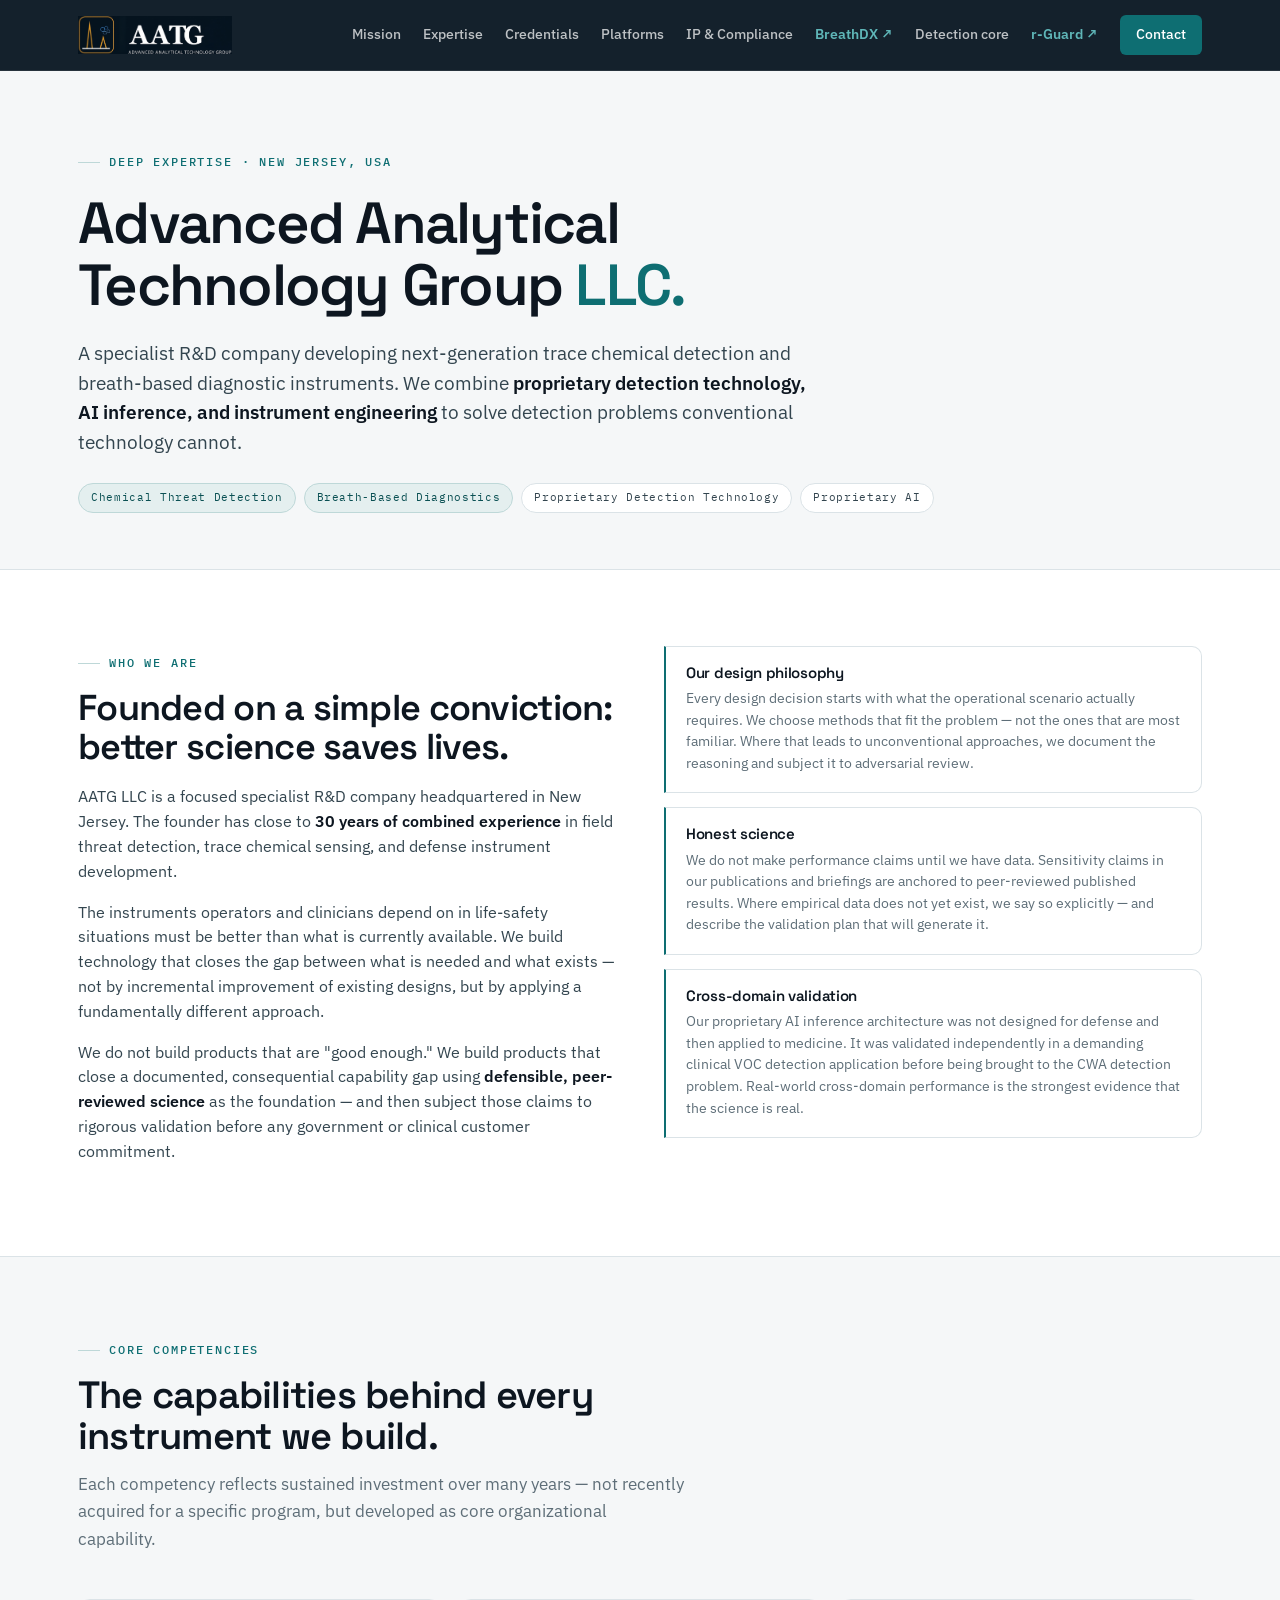
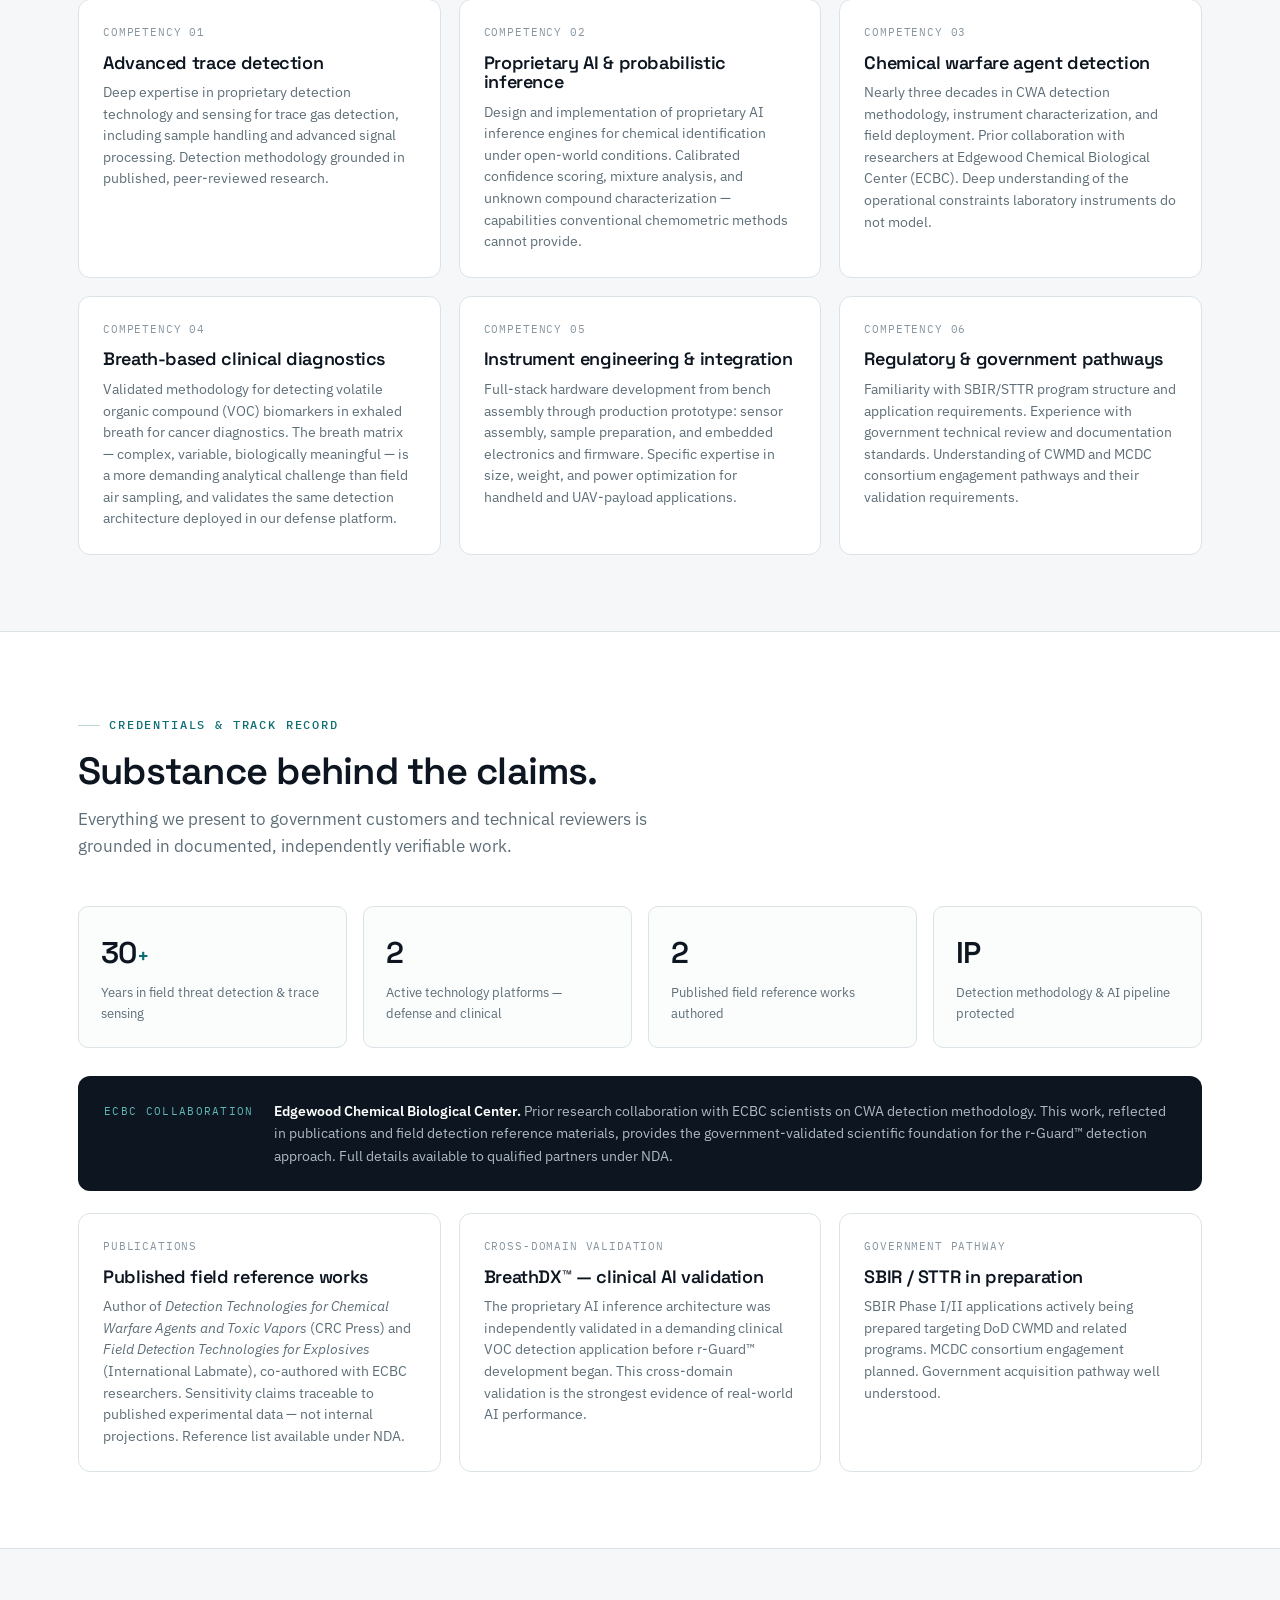
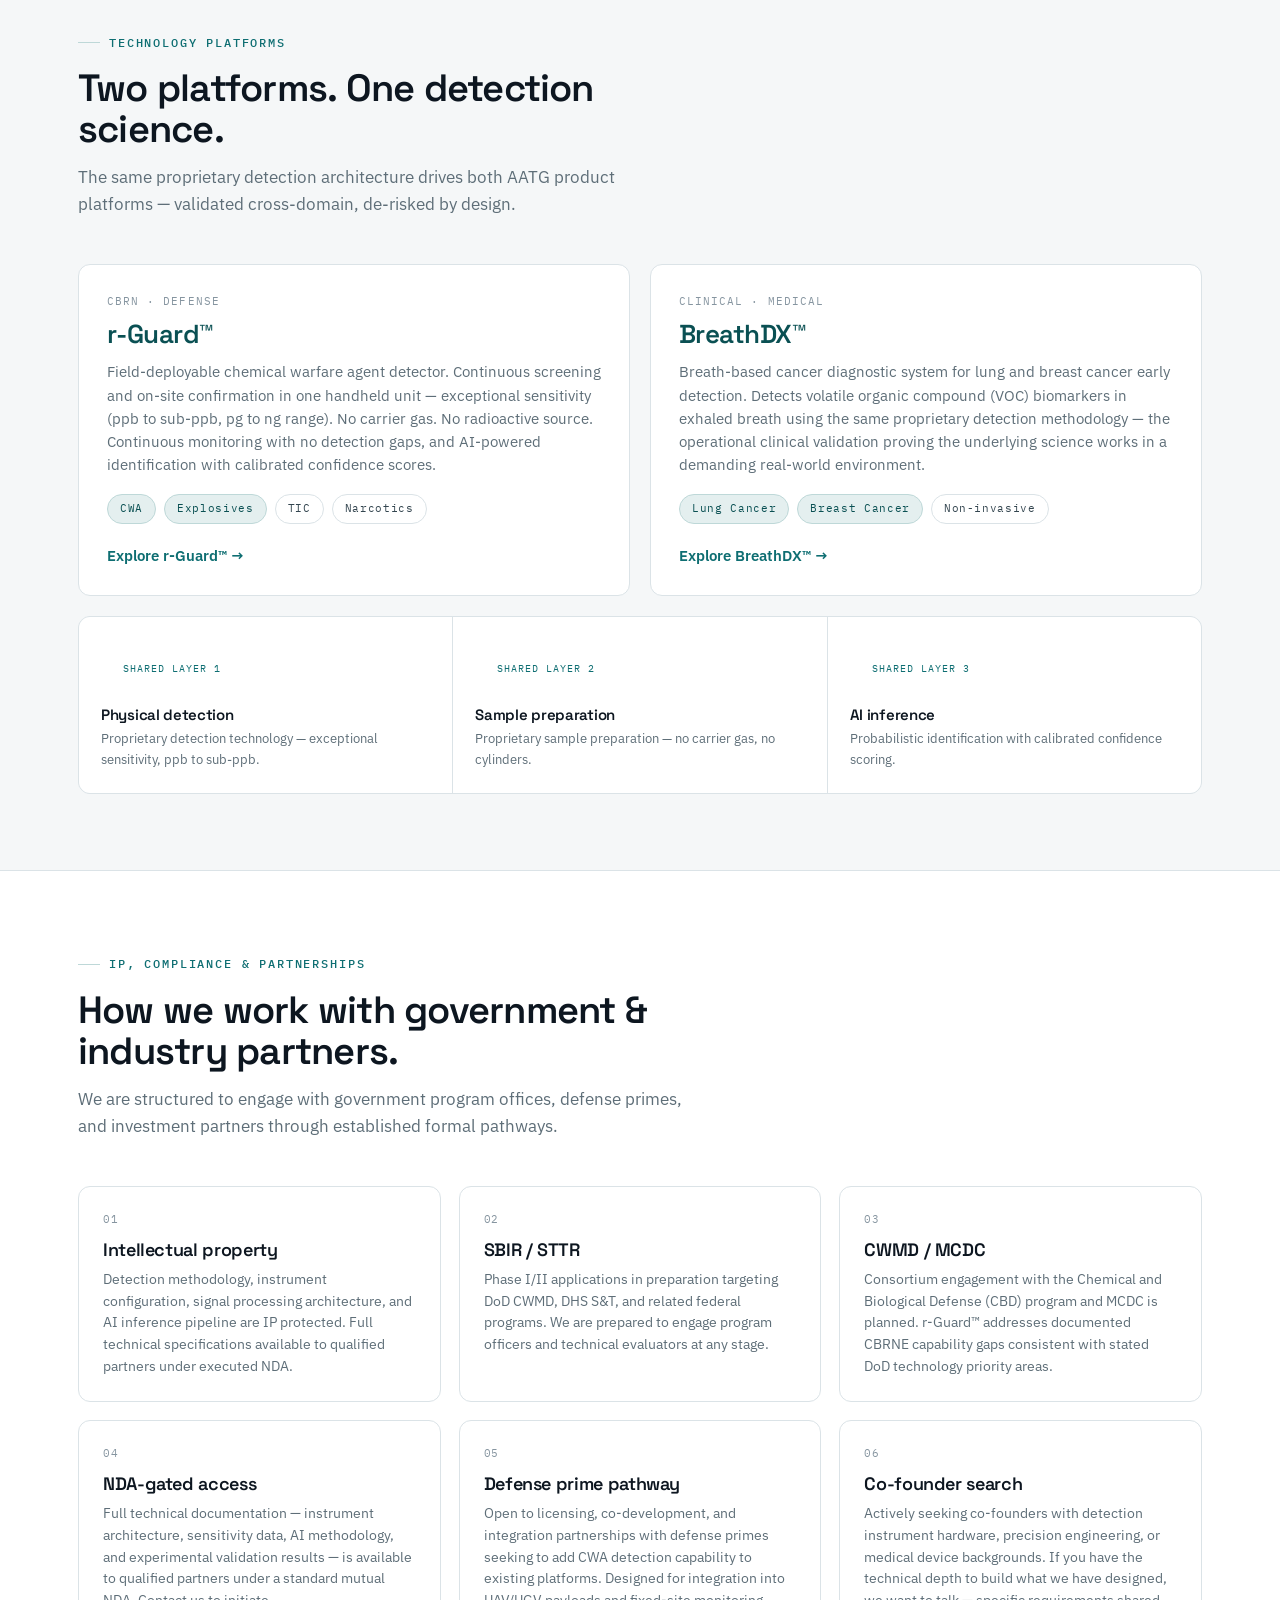
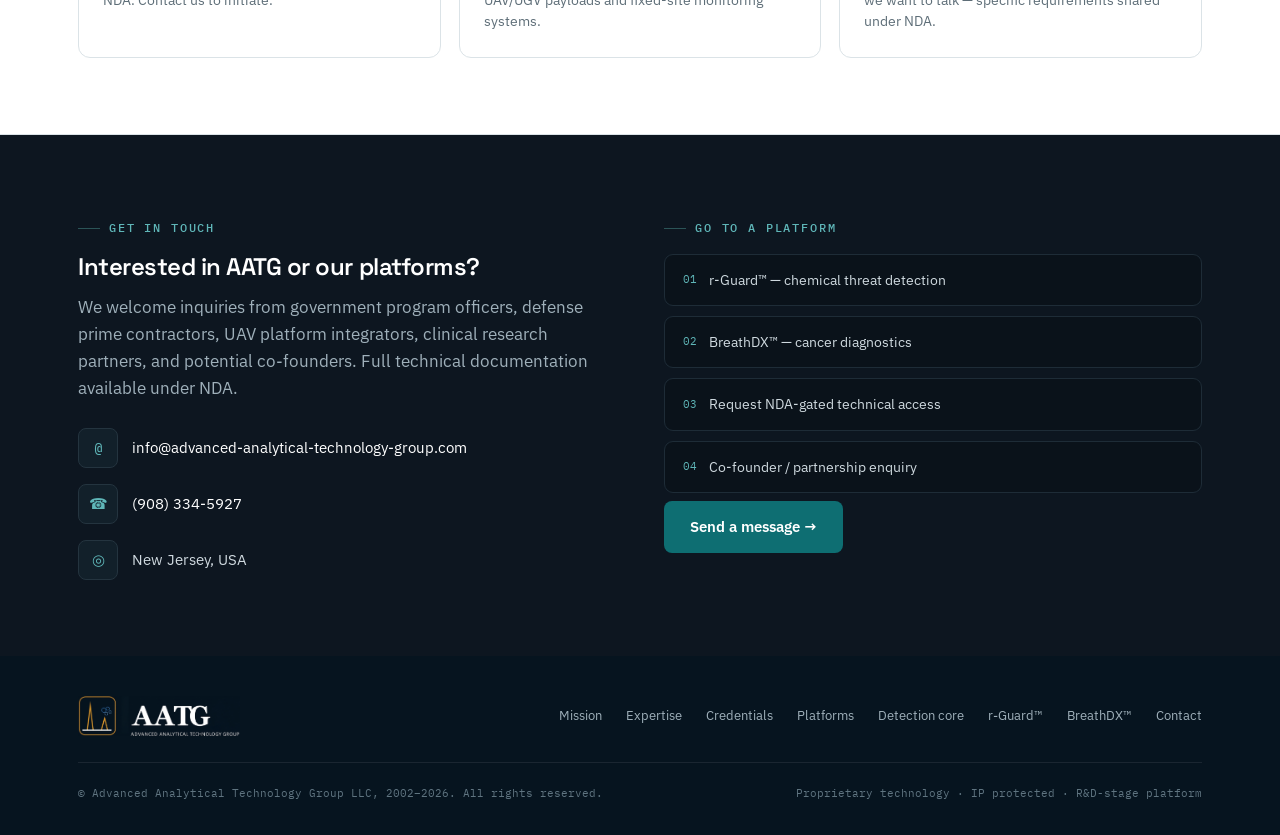
<file: about.html>
<!DOCTYPE html>
<html lang="en">
<head>
<meta charset="UTF-8">
<meta name="viewport" content="width=device-width, initial-scale=1.0">
<title>About AATG — Advanced Analytical Technology Group</title>
<meta name="description" content="AATG is a New Jersey R&D company developing next-generation trace chemical detection and breath-based diagnostic instruments — combining proprietary detection technology, AI inference, and instrument engineering.">
<link rel="icon" type="image/png" href="images/favicon.png">
<link rel="preconnect" href="https://fonts.googleapis.com">
<link rel="preconnect" href="https://fonts.gstatic.com" crossorigin>
<link href="https://fonts.googleapis.com/css2?family=Space+Grotesk:wght@400;500;600;700&family=IBM+Plex+Sans:wght@400;500;600;700&family=IBM+Plex+Mono:wght@400;500;600&display=swap" rel="stylesheet">
<link rel="stylesheet" href="css/aatg.css">
<style>
/* about-page specifics */
.hero-a{padding:74px 0 56px}
.hero-a h1{font-size:clamp(36px,5vw,58px); font-weight:600; letter-spacing:-.03em; margin:20px 0 0}
.hero-a h1 .u{color:var(--teal)}
.hero-a p.lede{font-size:18.5px; color:var(--body); margin:22px 0 26px; max-width:40em}
.hero-a p.lede b{color:var(--ink); font-weight:600}
.mission-grid{display:grid; grid-template-columns:1fr 1fr; gap:48px; align-items:start}
.mission-grid h2{font-size:clamp(26px,3.2vw,36px); margin-bottom:18px}
.mission-grid p{font-size:15.5px; margin-bottom:16px}
.mission-grid p b{color:var(--ink); font-weight:600}
.phil{display:flex; flex-direction:column; gap:14px}
.phil .p{border:1px solid var(--line); border-left:2px solid var(--teal); border-radius:0 10px 10px 0; background:var(--panel); padding:18px 20px}
.phil .p h3{font-size:15px; margin-bottom:7px}
.phil .p p{font-size:13.5px; color:var(--muted); margin:0}
.cred-strip{display:grid; grid-template-columns:repeat(4,1fr); gap:16px; margin-bottom:28px}
.plat-2{display:grid; grid-template-columns:1fr 1fr; gap:20px}
.pbox{border:1px solid var(--line); border-radius:12px; background:var(--panel); padding:28px; display:flex; flex-direction:column}
.pbox .k{font-family:var(--mono); font-size:10.5px; letter-spacing:.1em; text-transform:uppercase; color:var(--faint); margin-bottom:10px}
.pbox h3{font-size:26px; color:var(--teal-deep); margin-bottom:12px}
.pbox p{font-size:14.5px; color:var(--muted); margin-bottom:18px}
.pbox .tags{margin-bottom:20px}
.pbox a.go{margin-top:auto; font-weight:600; color:var(--teal); font-size:14.5px}
.pbox a.go:hover{color:var(--teal-deep)}
.layers{display:grid; grid-template-columns:repeat(3,1fr); gap:1px; background:var(--line); border:1px solid var(--line); border-radius:12px; overflow:hidden; margin-top:20px}
.layers div{background:var(--panel); padding:22px}
.layers .k{font-family:var(--mono); font-size:10px; letter-spacing:.1em; text-transform:uppercase; color:var(--teal); margin-bottom:8px}
.layers h4{font-size:15px; margin-bottom:6px}
.layers p{font-size:13px; color:var(--muted)}
@media(max-width:940px){.mission-grid,.plat-2{grid-template-columns:1fr}.cred-strip{grid-template-columns:1fr 1fr}.layers{grid-template-columns:1fr}}
</style>
</head>
<body>

<header class="nav">
  <div class="nav-in">
    <a class="nav-logo" href="index.html"><img src="images/aatg_logo.png" alt="AATG — Advanced Analytical Technology Group"></a>
    <nav class="nav-links" id="navlinks">
      <a href="#mission">Mission</a>
      <a href="#expertise">Expertise</a>
      <a href="#credentials">Credentials</a>
      <a href="#platforms">Platforms</a>
      <a href="#compliance">IP &amp; Compliance</a>
      <a class="alt" href="index.html">BreathDX ↗</a>
      <a href="gc-detector.html">Detection core</a>
      <a class="alt" href="r-guard.html">r-Guard ↗</a>
      <a class="nav-cta" href="#contact">Contact</a>
    </nav>
    <button class="burger" id="burger" aria-label="Menu"><span></span></button>
  </div>
</header>

<!-- HERO -->
<section class="hero-a" id="top">
  <div class="wrap">
    <span class="eyebrow">Deep expertise · New Jersey, USA</span>
    <h1>Advanced Analytical<br>Technology Group <span class="u">LLC.</span></h1>
    <p class="lede">A specialist R&amp;D company developing next-generation trace chemical detection and breath-based diagnostic instruments. We combine <b>proprietary detection technology, AI inference, and instrument engineering</b> to solve detection problems conventional technology cannot.</p>
    <div class="tags">
      <span class="tag lead">Chemical Threat Detection</span>
      <span class="tag lead">Breath-Based Diagnostics</span>
      <span class="tag">Proprietary Detection Technology</span>
      <span class="tag">Proprietary AI</span>
    </div>
  </div>
</section>

<!-- MISSION -->
<section id="mission" class="alt-bg">
  <div class="wrap">
    <div class="mission-grid">
      <div>
        <span class="eyebrow">Who we are</span>
        <h2 style="margin-top:16px">Founded on a simple conviction: better science saves lives.</h2>
        <p>AATG LLC is a focused specialist R&amp;D company headquartered in New Jersey. The founder has close to <b>30 years of combined experience</b> in field threat detection, trace chemical sensing, and defense instrument development.</p>
        <p>The instruments operators and clinicians depend on in life-safety situations must be better than what is currently available. We build technology that closes the gap between what is needed and what exists — not by incremental improvement of existing designs, but by applying a fundamentally different approach.</p>
        <p>We do not build products that are "good enough." We build products that close a documented, consequential capability gap using <b>defensible, peer-reviewed science</b> as the foundation — and then subject those claims to rigorous validation before any government or clinical customer commitment.</p>
      </div>
      <div class="phil">
        <div class="p rv"><h3>Our design philosophy</h3><p>Every design decision starts with what the operational scenario actually requires. We choose methods that fit the problem — not the ones that are most familiar. Where that leads to unconventional approaches, we document the reasoning and subject it to adversarial review.</p></div>
        <div class="p rv"><h3>Honest science</h3><p>We do not make performance claims until we have data. Sensitivity claims in our publications and briefings are anchored to peer-reviewed published results. Where empirical data does not yet exist, we say so explicitly — and describe the validation plan that will generate it.</p></div>
        <div class="p rv"><h3>Cross-domain validation</h3><p>Our proprietary AI inference architecture was not designed for defense and then applied to medicine. It was validated independently in a demanding clinical VOC detection application before being brought to the CWA detection problem. Real-world cross-domain performance is the strongest evidence that the science is real.</p></div>
      </div>
    </div>
  </div>
</section>

<!-- EXPERTISE -->
<section id="expertise">
  <div class="wrap">
    <div class="section-head">
      <span class="eyebrow">Core competencies</span>
      <h2>The capabilities behind every instrument we build.</h2>
      <p>Each competency reflects sustained investment over many years — not recently acquired for a specific program, but developed as core organizational capability.</p>
    </div>
    <div class="grid-3">
      <div class="card rv">
        <div class="k">Competency 01</div>
        <h3>Advanced trace detection</h3>
        <p>Deep expertise in proprietary detection technology and sensing for trace gas detection, including sample handling and advanced signal processing. Detection methodology grounded in published, peer-reviewed research.</p>
      </div>
      <div class="card rv">
        <div class="k">Competency 02</div>
        <h3>Proprietary AI &amp; probabilistic inference</h3>
        <p>Design and implementation of proprietary AI inference engines for chemical identification under open-world conditions. Calibrated confidence scoring, mixture analysis, and unknown compound characterization — capabilities conventional chemometric methods cannot provide.</p>
      </div>
      <div class="card rv">
        <div class="k">Competency 03</div>
        <h3>Chemical warfare agent detection</h3>
        <p>Nearly three decades in CWA detection methodology, instrument characterization, and field deployment. Prior collaboration with researchers at Edgewood Chemical Biological Center (ECBC). Deep understanding of the operational constraints laboratory instruments do not model.</p>
      </div>
      <div class="card rv">
        <div class="k">Competency 04</div>
        <h3>Breath-based clinical diagnostics</h3>
        <p>Validated methodology for detecting volatile organic compound (VOC) biomarkers in exhaled breath for cancer diagnostics. The breath matrix — complex, variable, biologically meaningful — is a more demanding analytical challenge than field air sampling, and validates the same detection architecture deployed in our defense platform.</p>
      </div>
      <div class="card rv">
        <div class="k">Competency 05</div>
        <h3>Instrument engineering &amp; integration</h3>
        <p>Full-stack hardware development from bench assembly through production prototype: sensor assembly, sample preparation, and embedded electronics and firmware. Specific expertise in size, weight, and power optimization for handheld and UAV-payload applications.</p>
      </div>
      <div class="card rv">
        <div class="k">Competency 06</div>
        <h3>Regulatory &amp; government pathways</h3>
        <p>Familiarity with SBIR/STTR program structure and application requirements. Experience with government technical review and documentation standards. Understanding of CWMD and MCDC consortium engagement pathways and their validation requirements.</p>
      </div>
    </div>
  </div>
</section>

<!-- CREDENTIALS -->
<section id="credentials" class="alt-bg">
  <div class="wrap">
    <div class="section-head">
      <span class="eyebrow">Credentials &amp; track record</span>
      <h2>Substance behind the claims.</h2>
      <p>Everything we present to government customers and technical reviewers is grounded in documented, independently verifiable work.</p>
    </div>
    <div class="cred-strip">
      <div class="mcard rv"><div class="v">30<small>+</small></div><div class="l">Years in field threat detection &amp; trace sensing</div></div>
      <div class="mcard rv"><div class="v">2</div><div class="l">Active technology platforms — defense and clinical</div></div>
      <div class="mcard rv"><div class="v">2</div><div class="l">Published field reference works authored</div></div>
      <div class="mcard rv"><div class="v">IP</div><div class="l">Detection methodology &amp; AI pipeline protected</div></div>
    </div>

    <div class="ipband rv" style="margin-bottom:22px">
      <span class="k">ECBC COLLABORATION</span>
      <p><b>Edgewood Chemical Biological Center.</b> Prior research collaboration with ECBC scientists on CWA detection methodology. This work, reflected in publications and field detection reference materials, provides the government-validated scientific foundation for the r-Guard™ detection approach. Full details available to qualified partners under NDA.</p>
    </div>

    <div class="grid-3">
      <div class="card rv">
        <div class="k">Publications</div>
        <h3>Published field reference works</h3>
        <p>Author of <i>Detection Technologies for Chemical Warfare Agents and Toxic Vapors</i> (CRC Press) and <i>Field Detection Technologies for Explosives</i> (International Labmate), co-authored with ECBC researchers. Sensitivity claims traceable to published experimental data — not internal projections. Reference list available under NDA.</p>
      </div>
      <div class="card rv">
        <div class="k">Cross-domain validation</div>
        <h3>BreathDX™ — clinical AI validation</h3>
        <p>The proprietary AI inference architecture was independently validated in a demanding clinical VOC detection application before r-Guard™ development began. This cross-domain validation is the strongest evidence of real-world AI performance.</p>
      </div>
      <div class="card rv">
        <div class="k">Government pathway</div>
        <h3>SBIR / STTR in preparation</h3>
        <p>SBIR Phase I/II applications actively being prepared targeting DoD CWMD and related programs. MCDC consortium engagement planned. Government acquisition pathway well understood.</p>
      </div>
    </div>
  </div>
</section>

<!-- PLATFORMS -->
<section id="platforms">
  <div class="wrap">
    <div class="section-head">
      <span class="eyebrow">Technology platforms</span>
      <h2>Two platforms. One detection science.</h2>
      <p>The same proprietary detection architecture drives both AATG product platforms — validated cross-domain, de-risked by design.</p>
    </div>
    <div class="plat-2">
      <div class="pbox rv">
        <div class="k">CBRN · Defense</div>
        <h3>r-Guard™</h3>
        <p>Field-deployable chemical warfare agent detector. Continuous screening and on-site confirmation in one handheld unit — exceptional sensitivity (ppb to sub-ppb, pg to ng range). No carrier gas. No radioactive source. Continuous monitoring with no detection gaps, and AI-powered identification with calibrated confidence scores.</p>
        <div class="tags"><span class="tag lead">CWA</span><span class="tag lead">Explosives</span><span class="tag">TIC</span><span class="tag">Narcotics</span></div>
        <a class="go" href="r-guard.html">Explore r-Guard™ →</a>
      </div>
      <div class="pbox rv">
        <div class="k">Clinical · Medical</div>
        <h3>BreathDX™</h3>
        <p>Breath-based cancer diagnostic system for lung and breast cancer early detection. Detects volatile organic compound (VOC) biomarkers in exhaled breath using the same proprietary detection methodology — the operational clinical validation proving the underlying science works in a demanding real-world environment.</p>
        <div class="tags"><span class="tag lead">Lung Cancer</span><span class="tag lead">Breast Cancer</span><span class="tag">Non-invasive</span></div>
        <a class="go" href="index.html">Explore BreathDX™ →</a>
      </div>
    </div>
    <div class="layers rv">
      <div><div class="k">Shared layer 1</div><h4>Physical detection</h4><p>Proprietary detection technology — exceptional sensitivity, ppb to sub-ppb.</p></div>
      <div><div class="k">Shared layer 2</div><h4>Sample preparation</h4><p>Proprietary sample preparation — no carrier gas, no cylinders.</p></div>
      <div><div class="k">Shared layer 3</div><h4>AI inference</h4><p>Probabilistic identification with calibrated confidence scoring.</p></div>
    </div>
  </div>
</section>

<!-- COMPLIANCE -->
<section id="compliance" class="alt-bg">
  <div class="wrap">
    <div class="section-head">
      <span class="eyebrow">IP, compliance &amp; partnerships</span>
      <h2>How we work with government &amp; industry partners.</h2>
      <p>We are structured to engage with government program offices, defense primes, and investment partners through established formal pathways.</p>
    </div>
    <div class="grid-3">
      <div class="card rv"><div class="k">01</div><h3>Intellectual property</h3><p>Detection methodology, instrument configuration, signal processing architecture, and AI inference pipeline are IP protected. Full technical specifications available to qualified partners under executed NDA.</p></div>
      <div class="card rv"><div class="k">02</div><h3>SBIR / STTR</h3><p>Phase I/II applications in preparation targeting DoD CWMD, DHS S&amp;T, and related federal programs. We are prepared to engage program officers and technical evaluators at any stage.</p></div>
      <div class="card rv"><div class="k">03</div><h3>CWMD / MCDC</h3><p>Consortium engagement with the Chemical and Biological Defense (CBD) program and MCDC is planned. r-Guard™ addresses documented CBRNE capability gaps consistent with stated DoD technology priority areas.</p></div>
      <div class="card rv"><div class="k">04</div><h3>NDA-gated access</h3><p>Full technical documentation — instrument architecture, sensitivity data, AI methodology, and experimental validation results — is available to qualified partners under a standard mutual NDA. Contact us to initiate.</p></div>
      <div class="card rv"><div class="k">05</div><h3>Defense prime pathway</h3><p>Open to licensing, co-development, and integration partnerships with defense primes seeking to add CWA detection capability to existing platforms. Designed for integration into UAV/UGV payloads and fixed-site monitoring systems.</p></div>
      <div class="card rv"><div class="k">06</div><h3>Co-founder search</h3><p>Actively seeking co-founders with detection instrument hardware, precision engineering, or medical device backgrounds. If you have the technical depth to build what we have designed, we want to talk — specific requirements shared under NDA.</p></div>
    </div>
  </div>
</section>

<!-- CONTACT -->
<section class="dark" id="contact">
  <div class="wrap">
    <div class="contact-grid">
      <div>
        <span class="eyebrow">Get in touch</span>
        <h2 style="margin:16px 0 14px">Interested in AATG or our platforms?</h2>
        <p style="color:#9fb0ba; font-size:17px; margin-bottom:26px; max-width:34em">We welcome inquiries from government program officers, defense prime contractors, UAV platform integrators, clinical research partners, and potential co-founders. Full technical documentation available under NDA.</p>
        <div class="cdetails">
          <div class="cdet"><span class="ic">@</span><a href="mailto:info@advanced-analytical-technology-group.com">info@advanced-analytical-technology-group.com</a></div>
          <div class="cdet"><span class="ic">☎</span><a href="tel:+19083345927">(908) 334-5927</a></div>
          <div class="cdet"><span class="ic">◎</span><span>New Jersey, USA</span></div>
        </div>
      </div>
      <div>
        <div class="eyebrow" style="margin-bottom:16px">Go to a platform</div>
        <div class="audience">
          <a class="aud" href="r-guard.html"><span class="n">01</span> r-Guard™ — chemical threat detection</a>
          <a class="aud" href="index.html"><span class="n">02</span> BreathDX™ — cancer diagnostics</a>
          <a class="aud" href="mailto:info@advanced-analytical-technology-group.com?subject=NDA%20Request"><span class="n">03</span> Request NDA-gated technical access</a>
          <a class="aud" href="mailto:info@advanced-analytical-technology-group.com?subject=Co-founder"><span class="n">04</span> Co-founder / partnership enquiry</a>
        </div>
        <a class="big-cta" href="mailto:info@advanced-analytical-technology-group.com?subject=AATG%20Enquiry">Send a message →</a>
      </div>
    </div>
  </div>
</section>

<footer class="ft">
  <div class="wrap">
    <div class="ft-in">
      <a class="ft-logo" href="index.html"><img src="images/aatg_logo.png" alt="AATG"></a>
      <nav class="ft-links">
        <a href="#mission">Mission</a><a href="#expertise">Expertise</a><a href="#credentials">Credentials</a><a href="#platforms">Platforms</a><a href="gc-detector.html">Detection core</a><a href="r-guard.html">r-Guard™</a><a href="index.html">BreathDX™</a><a href="#contact">Contact</a>
      </nav>
    </div>
    <div class="ft-legal">
      <span>© Advanced Analytical Technology Group LLC, 2002–2026. All rights reserved.</span>
      <span>Proprietary technology · IP protected · R&amp;D-stage platform</span>
    </div>
  </div>
</footer>

<script src="js/aatg.js"></script>
</body>
</html>
</file>
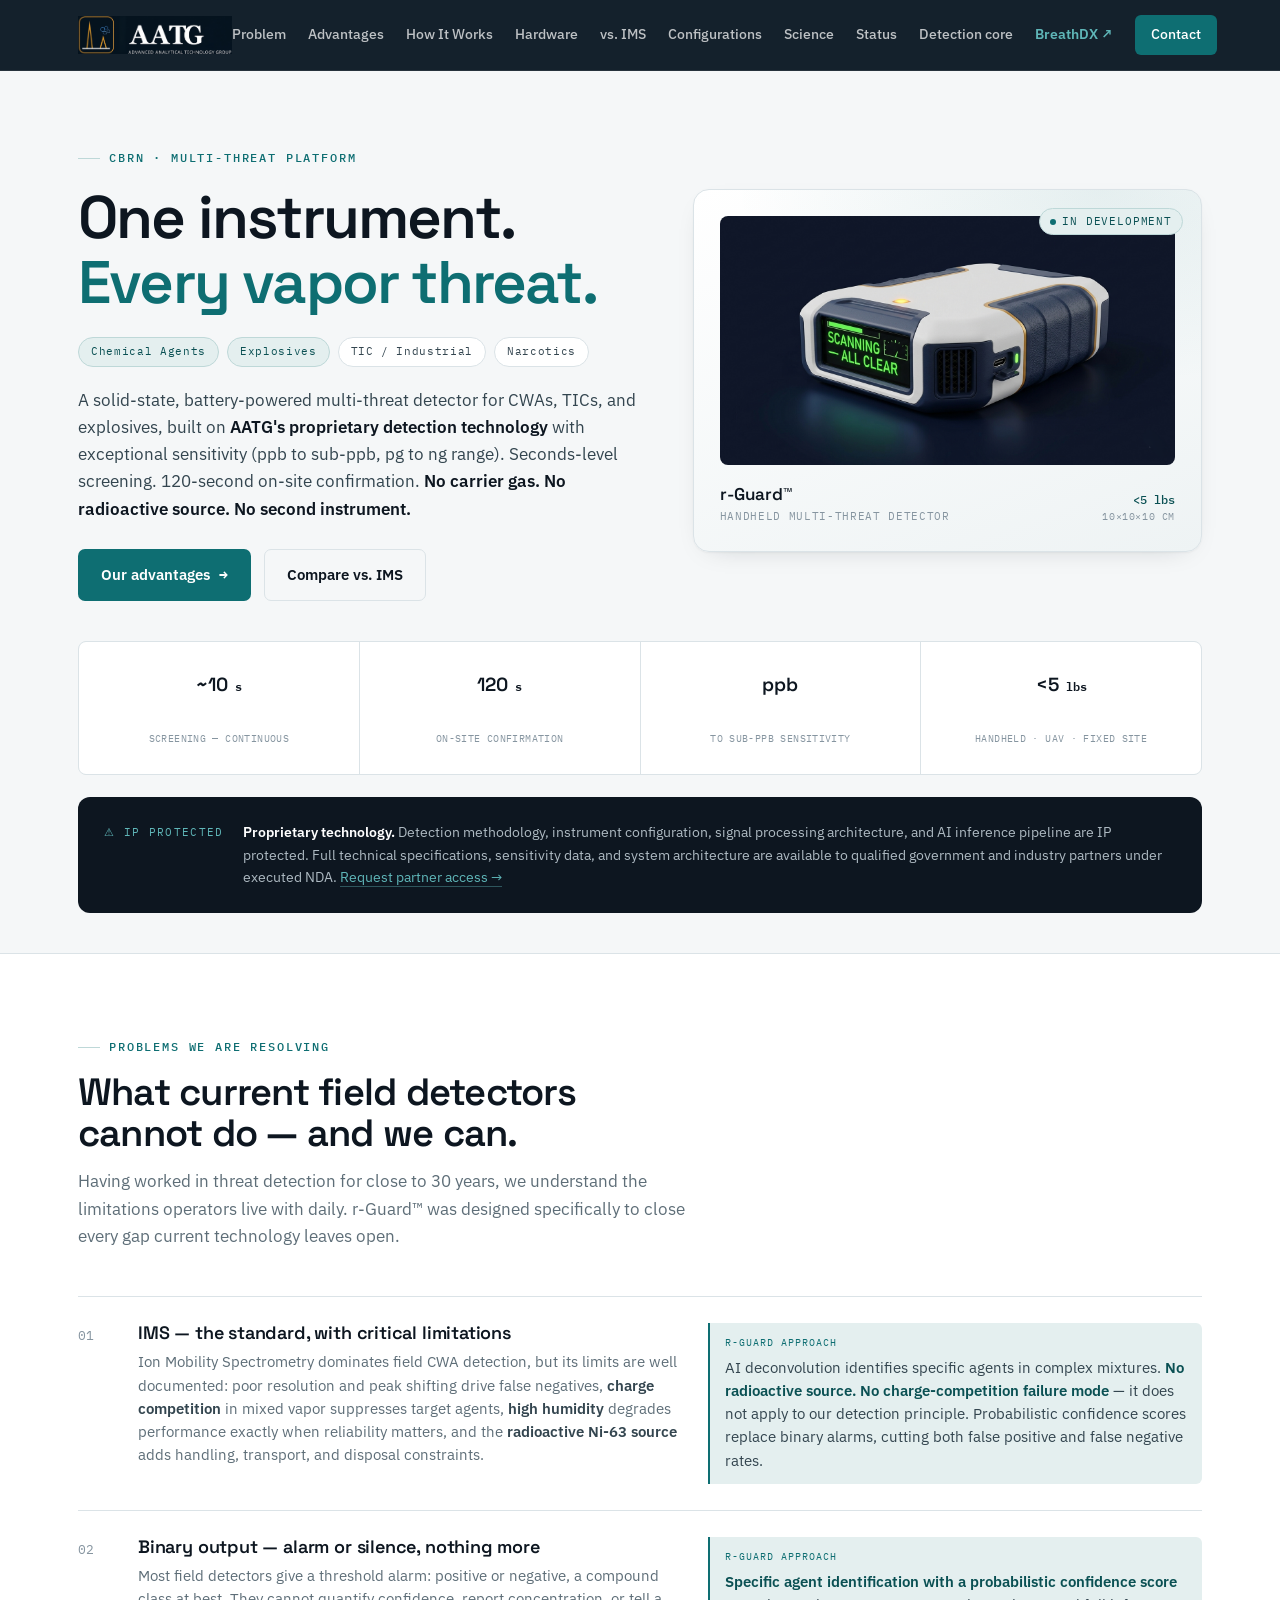
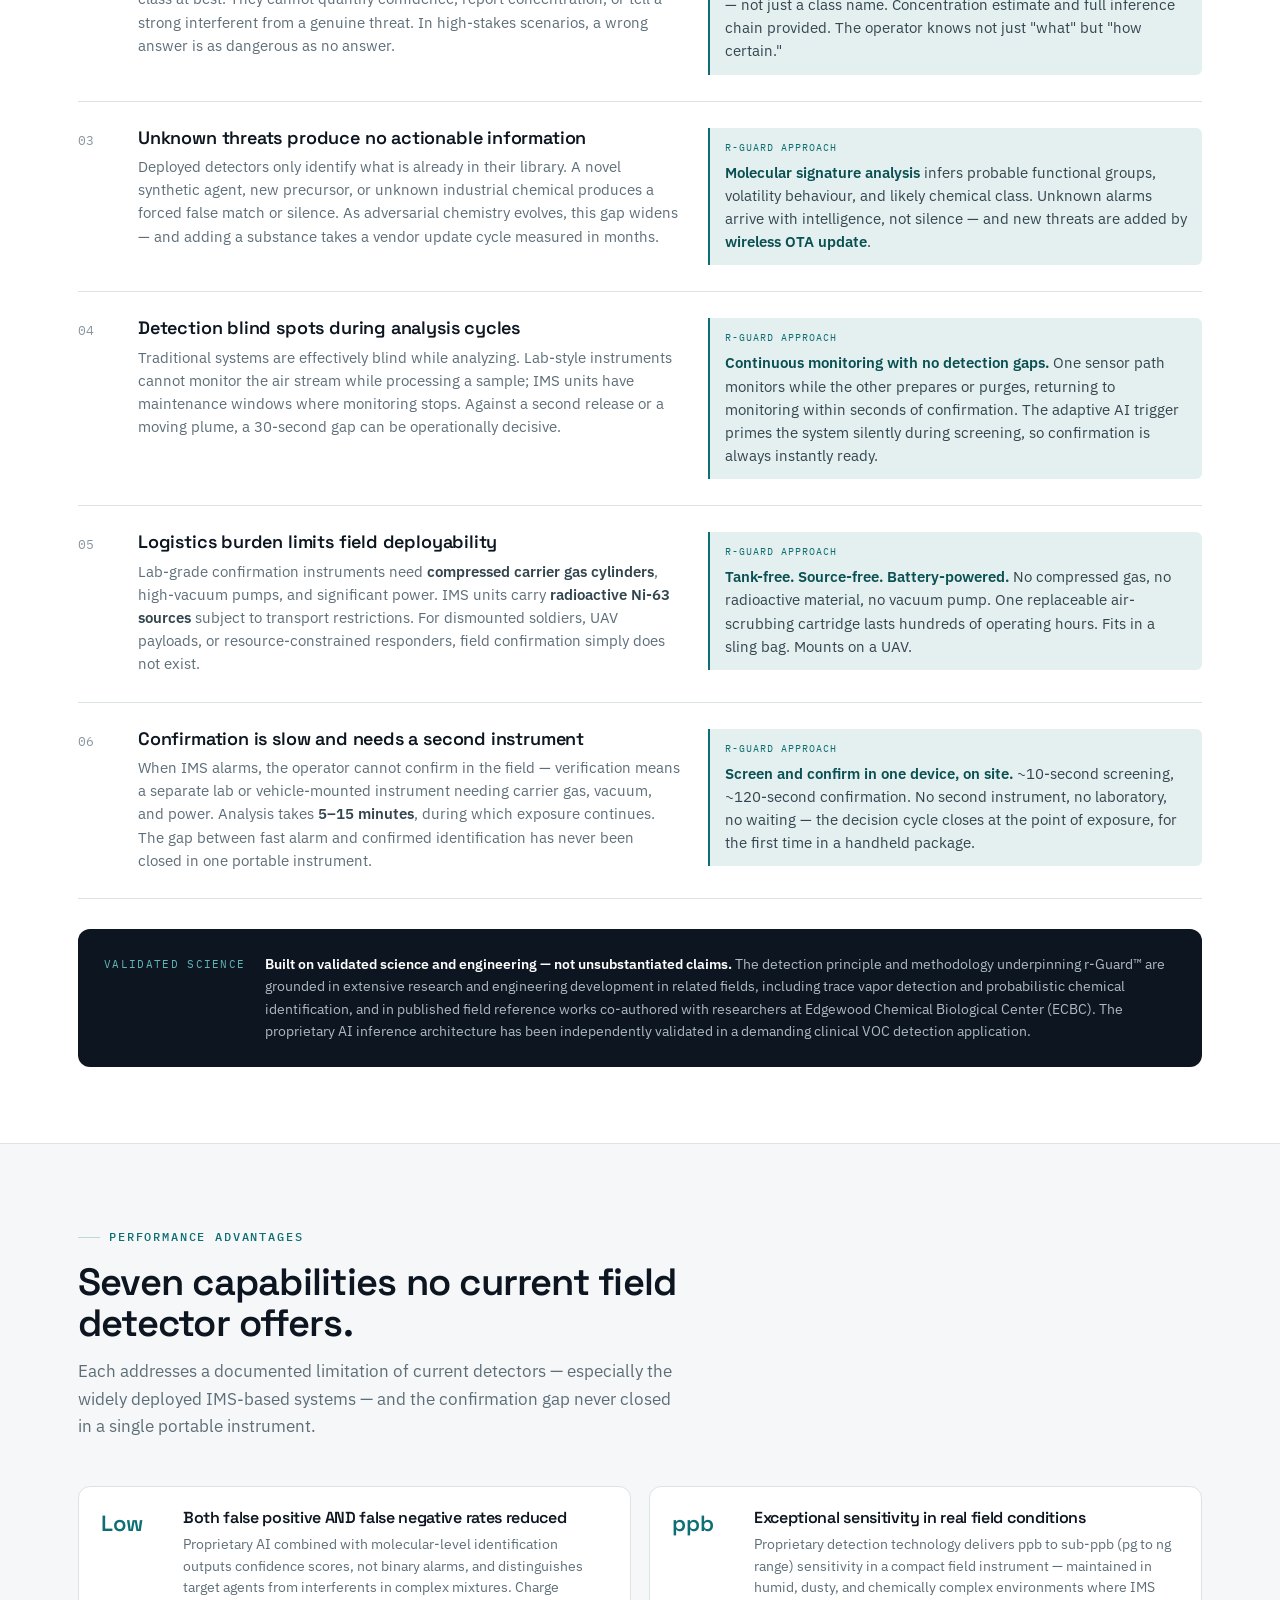
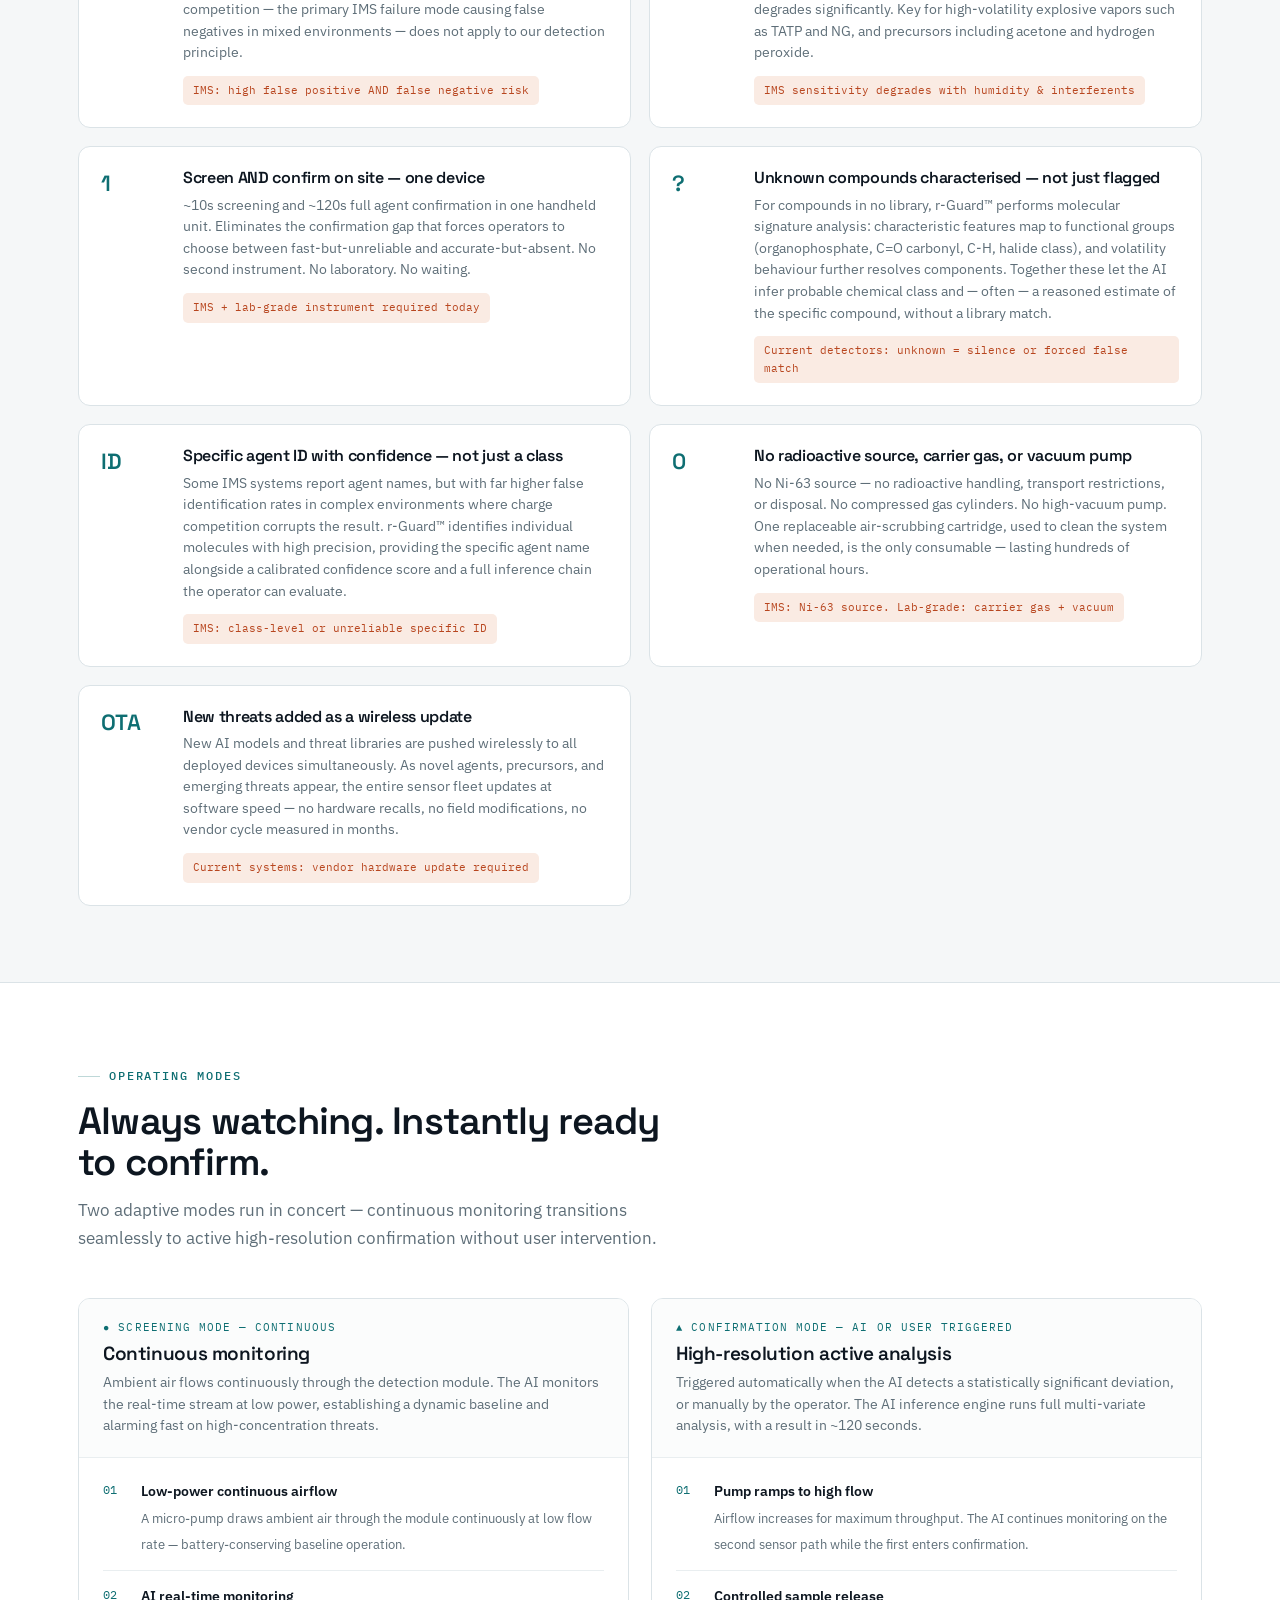
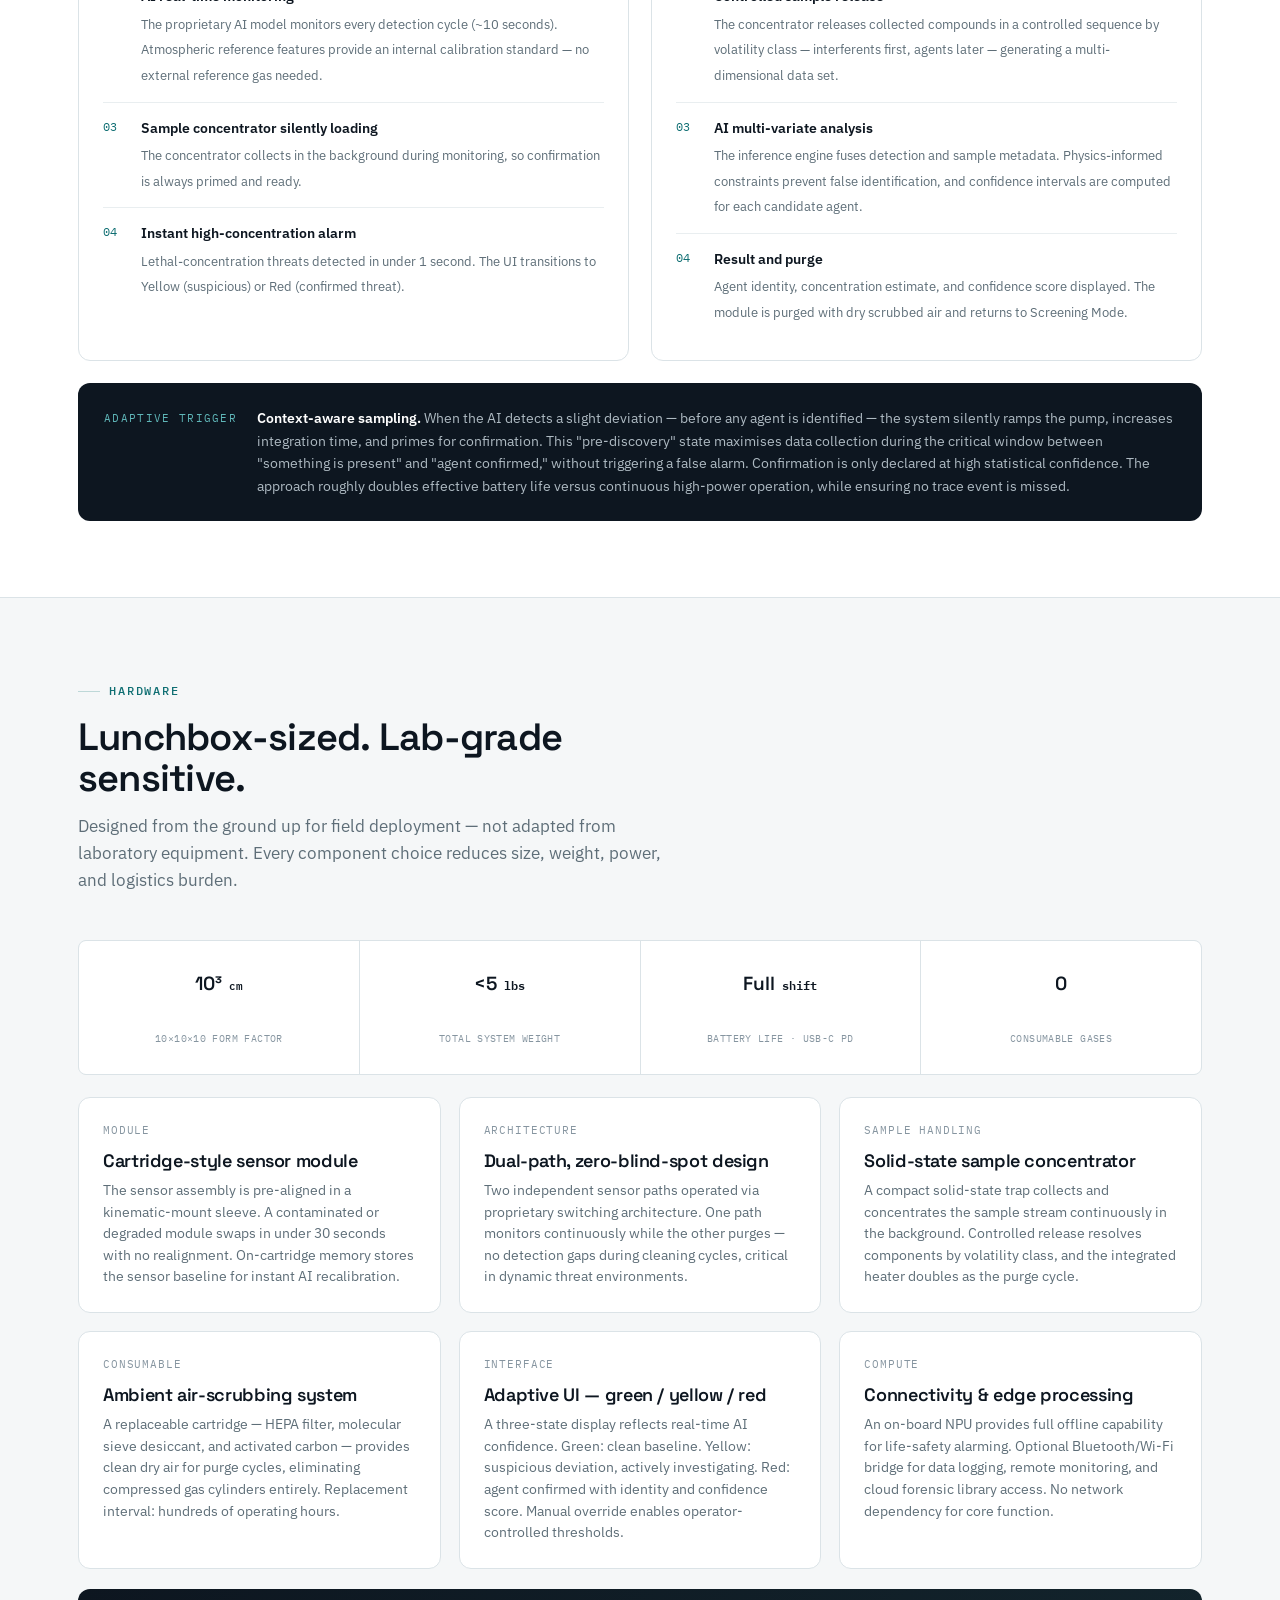
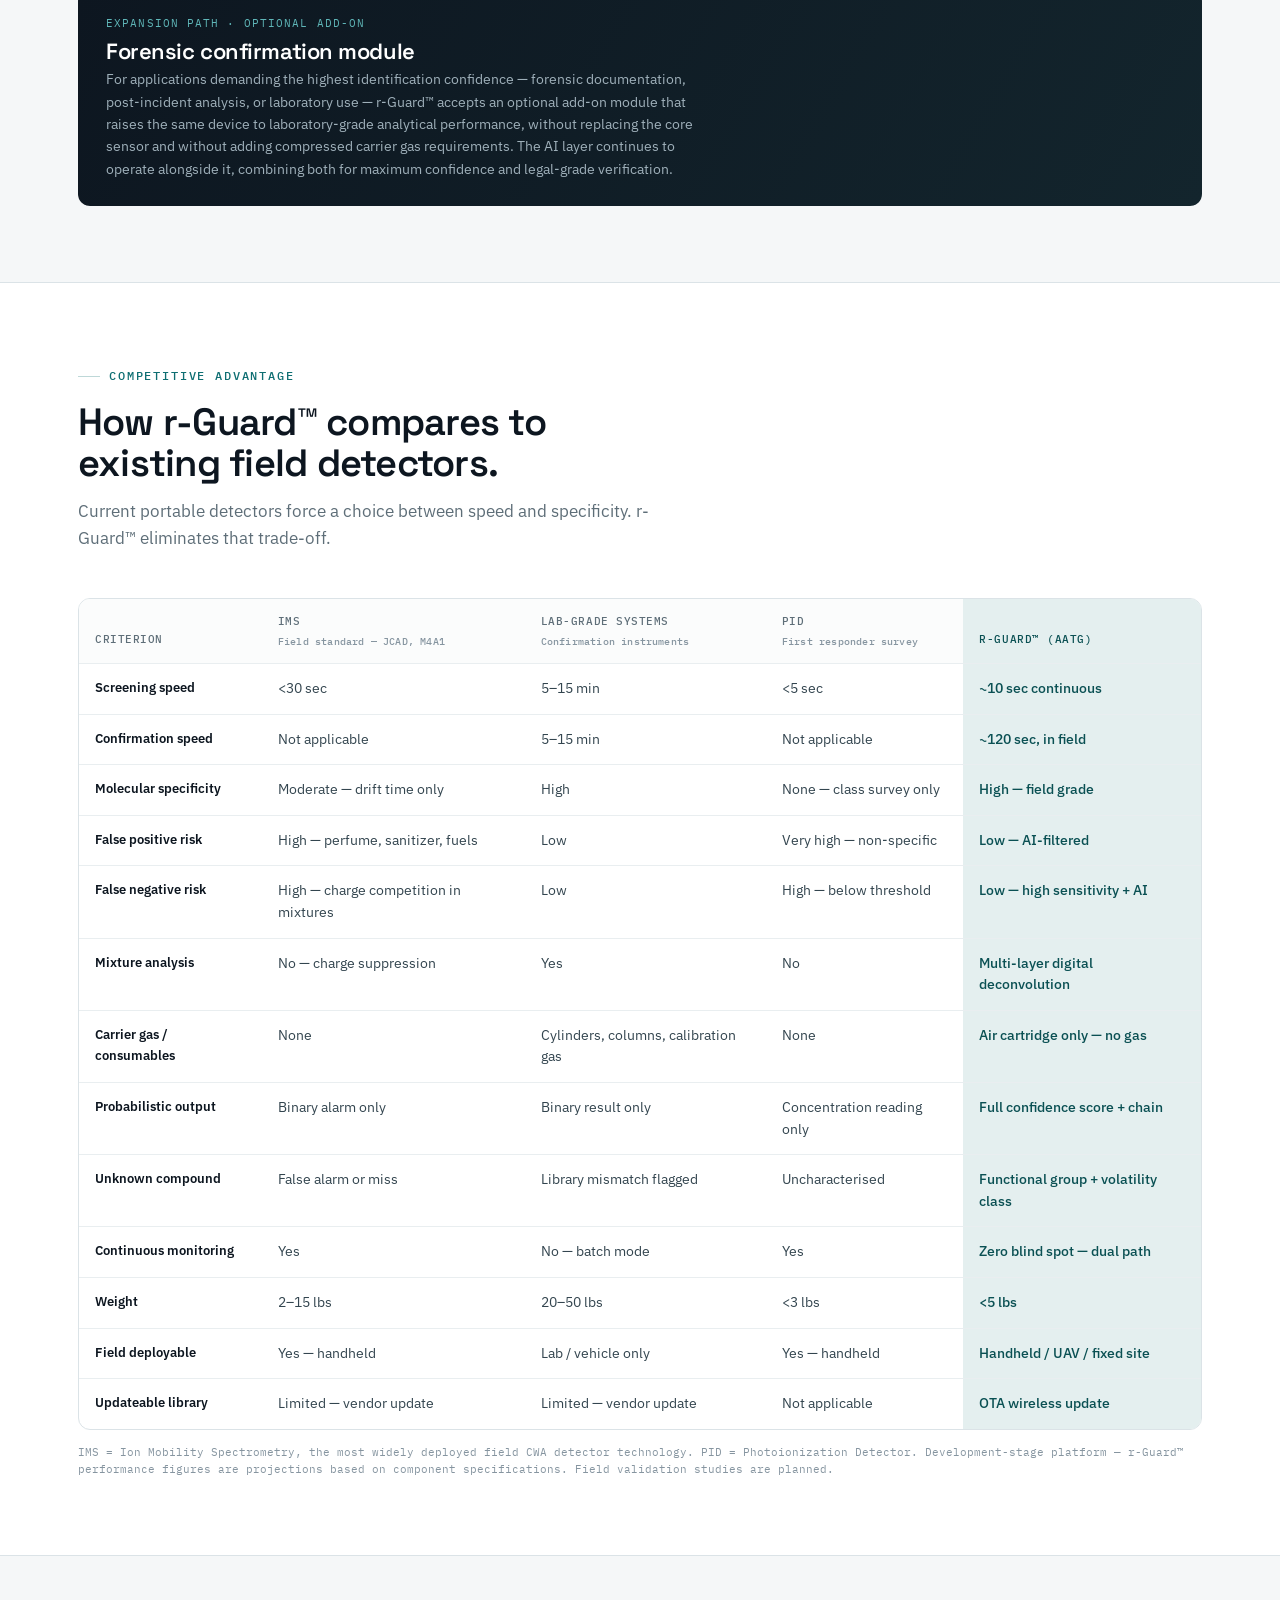
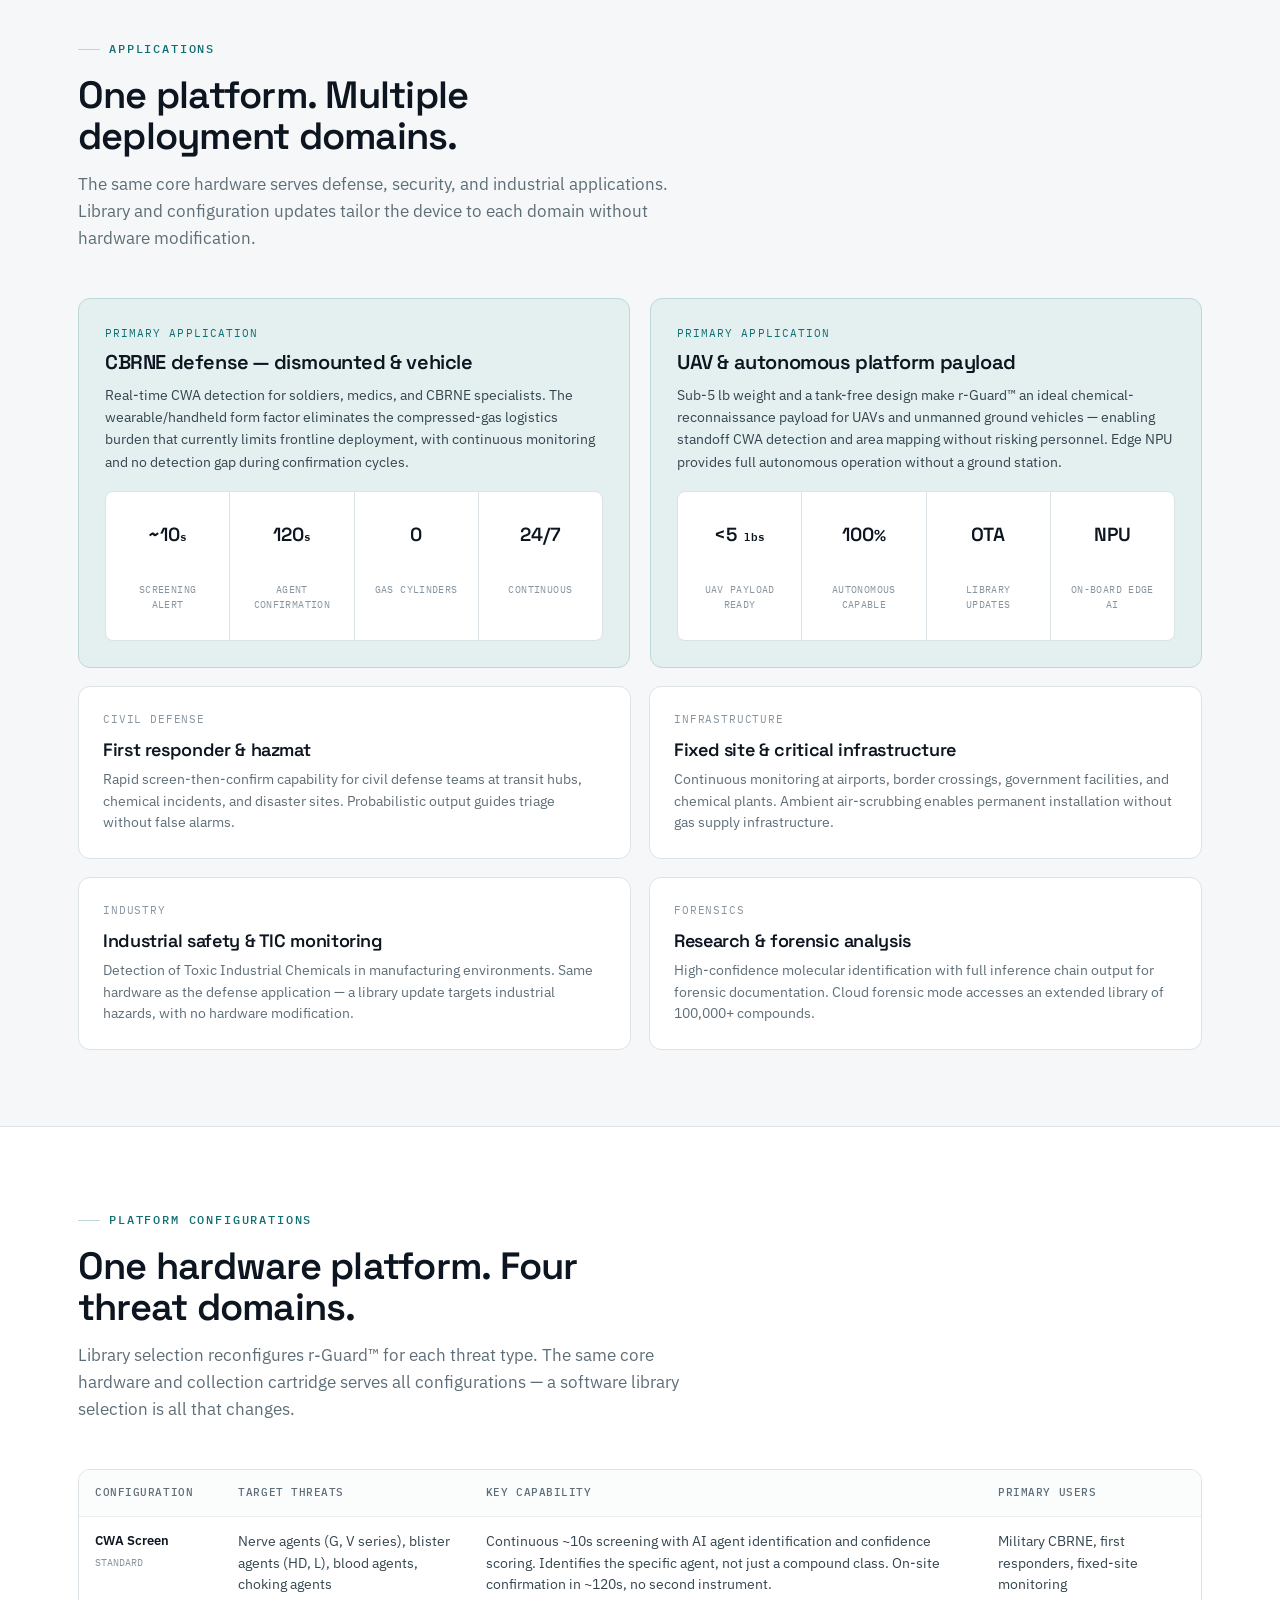
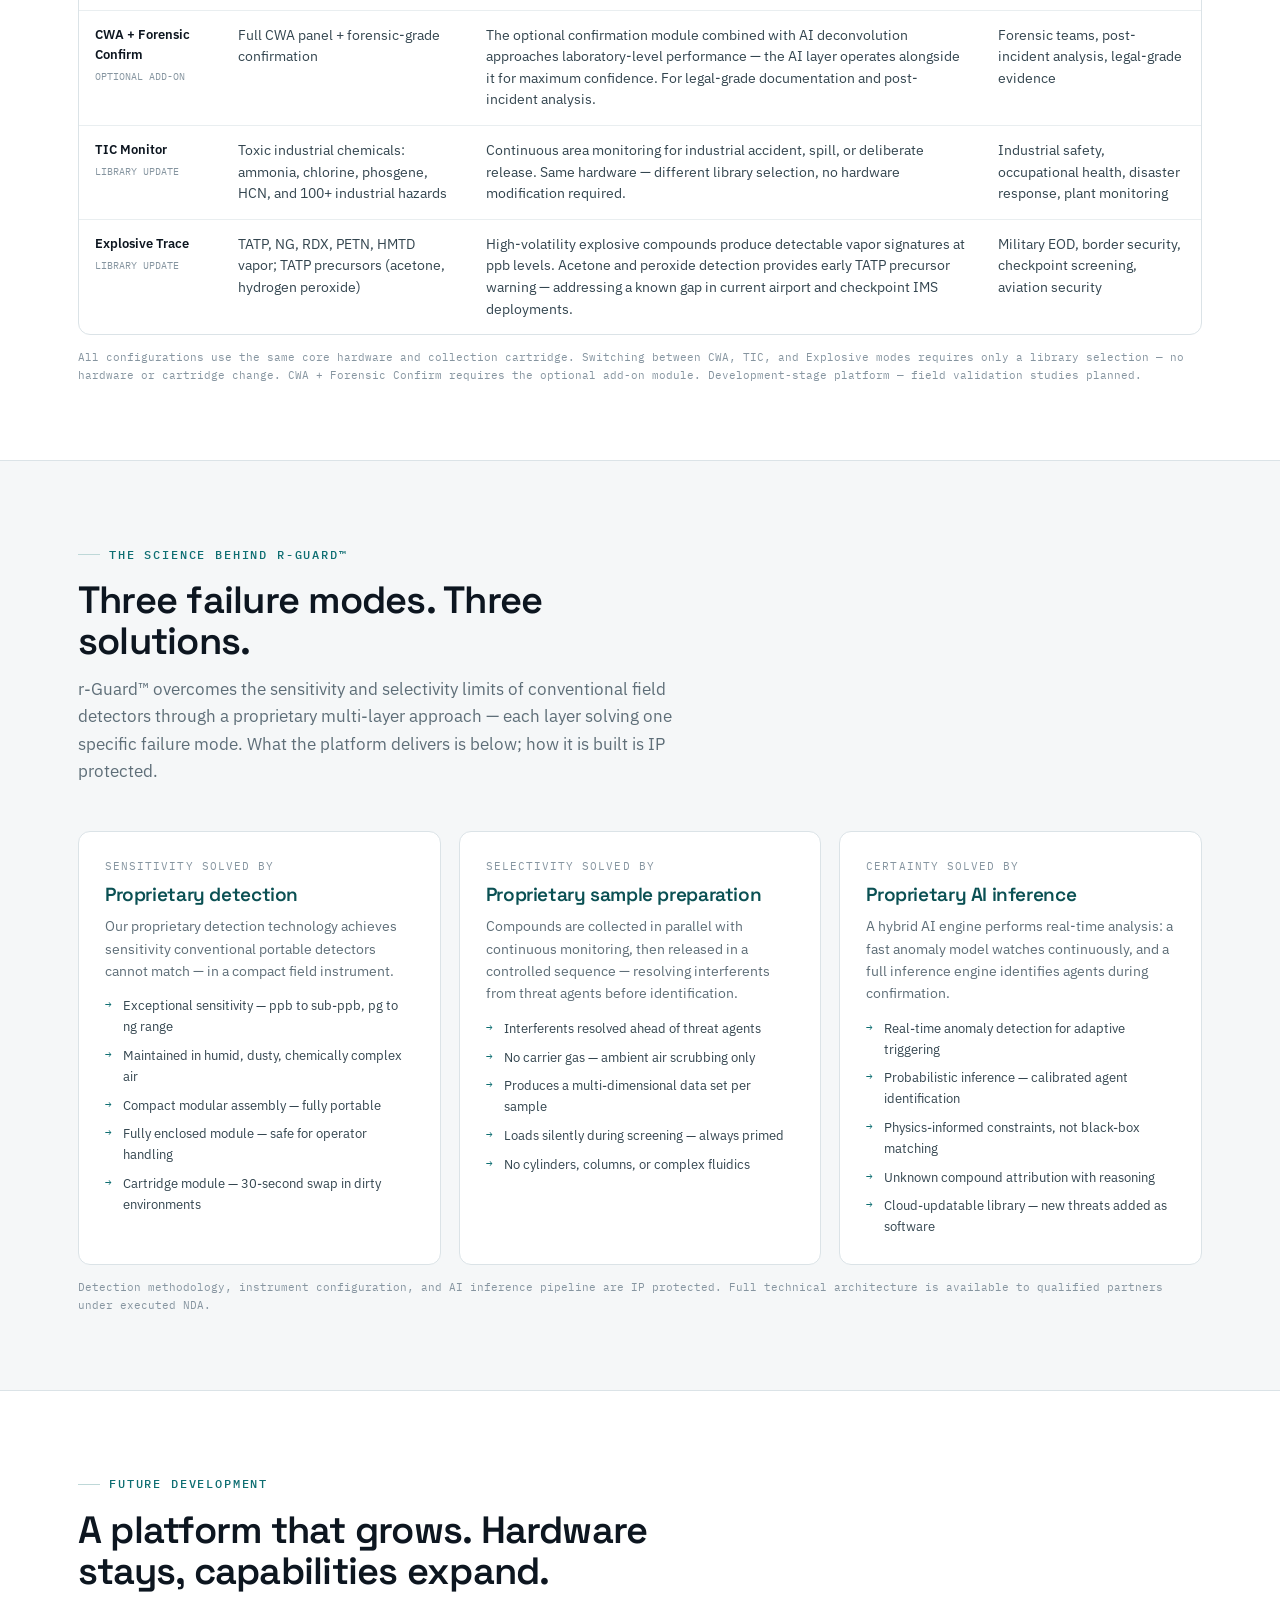
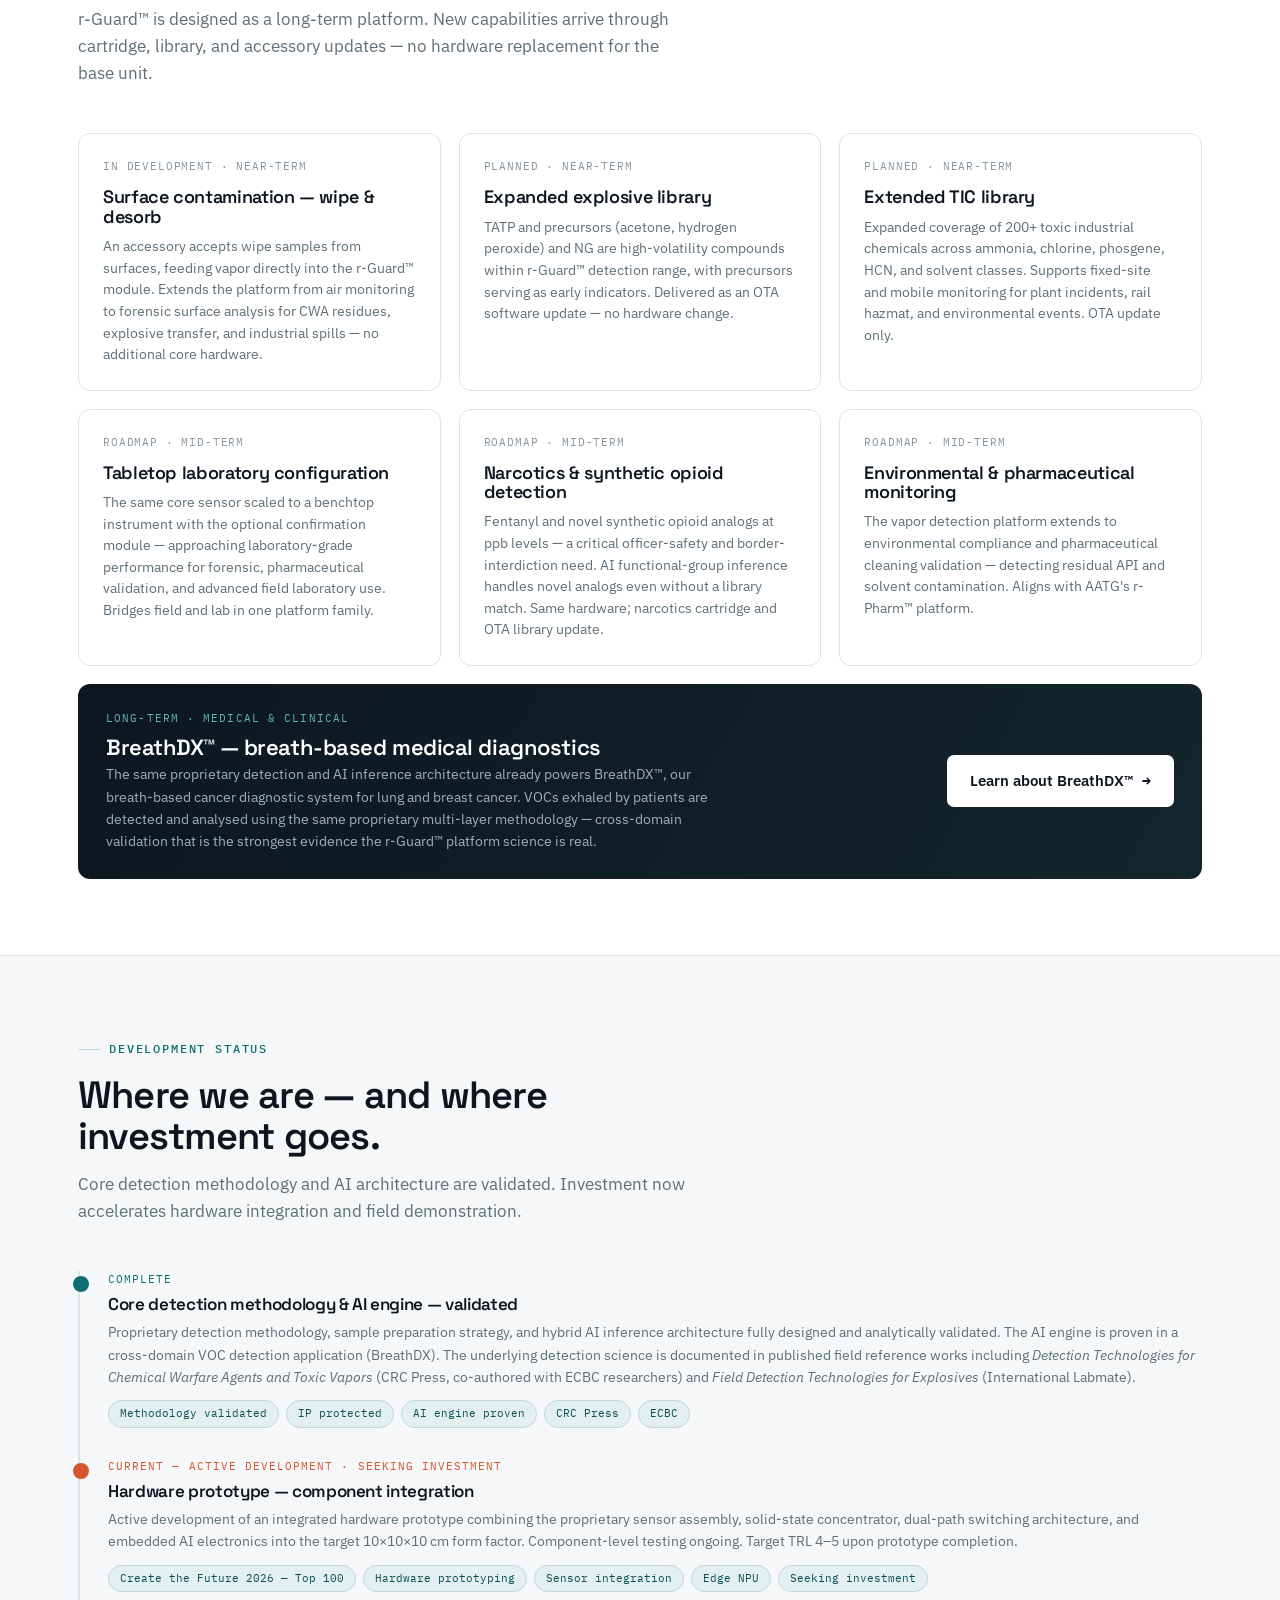
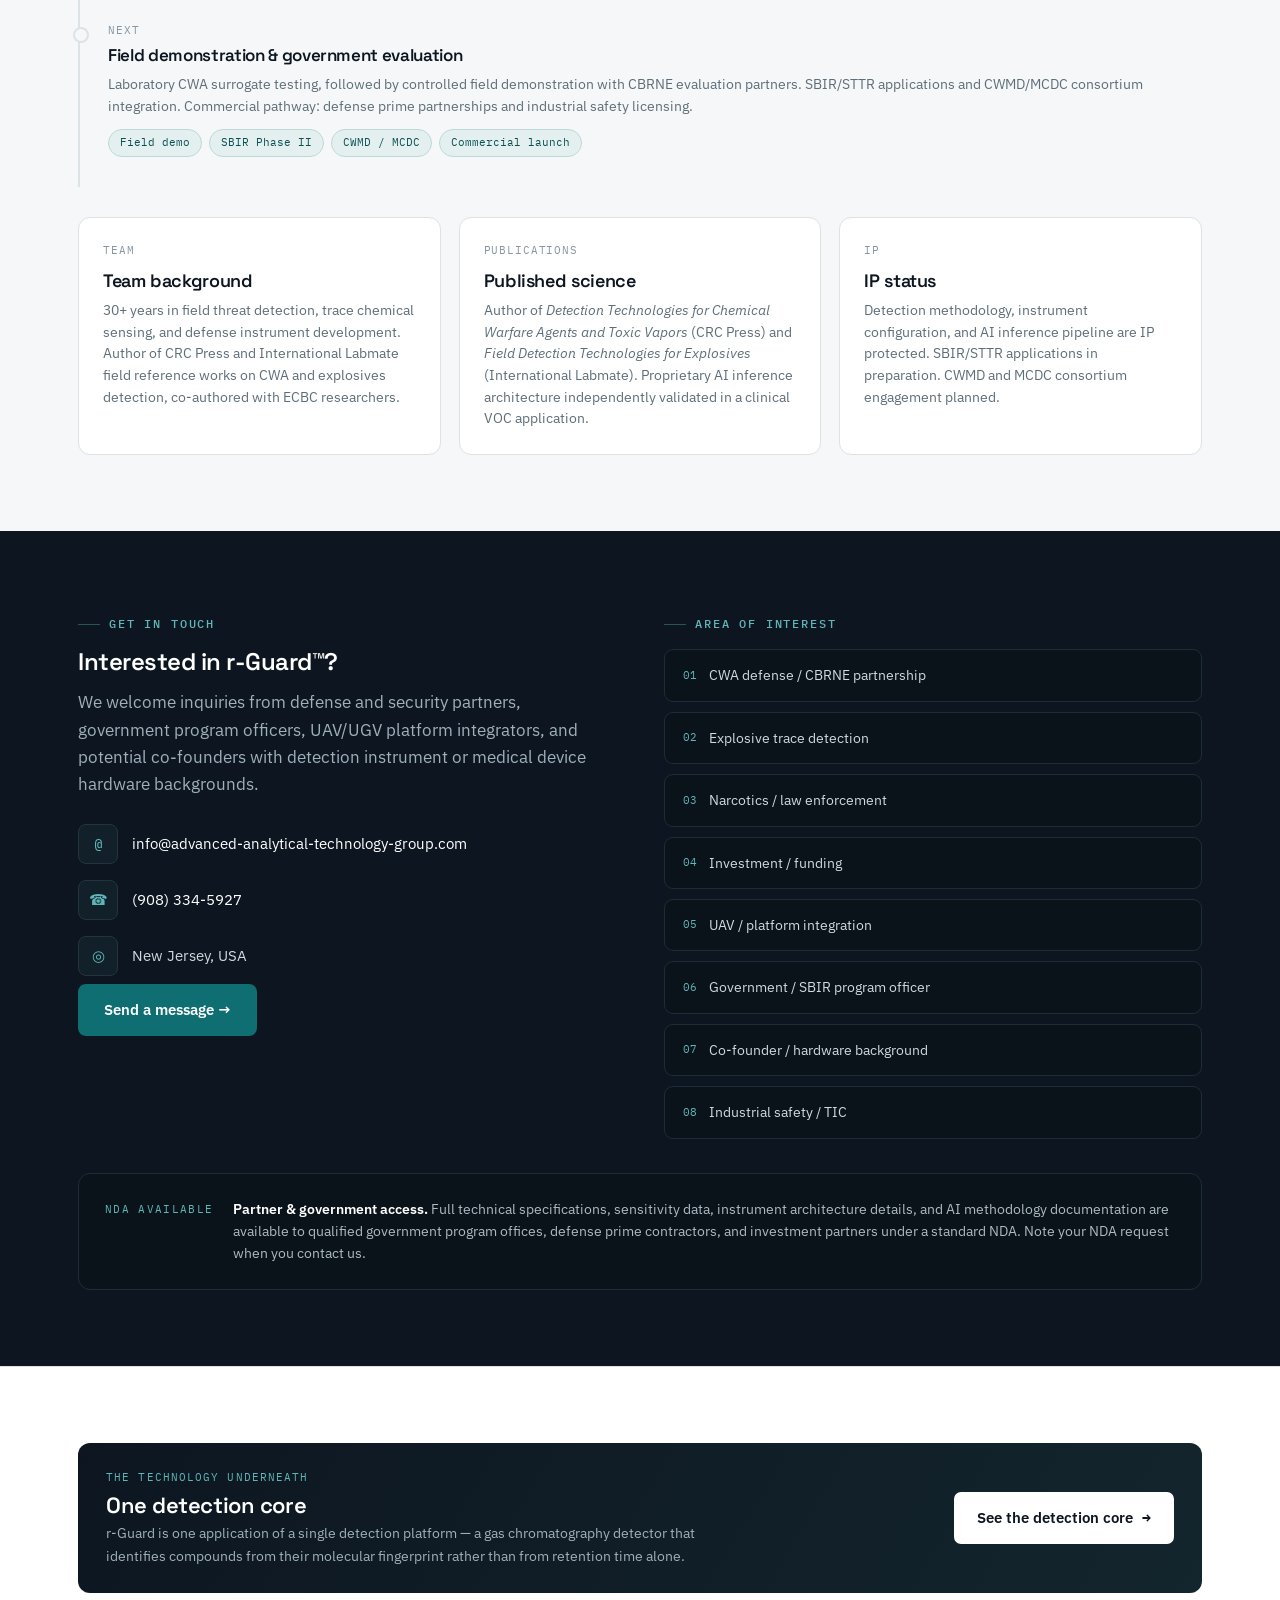
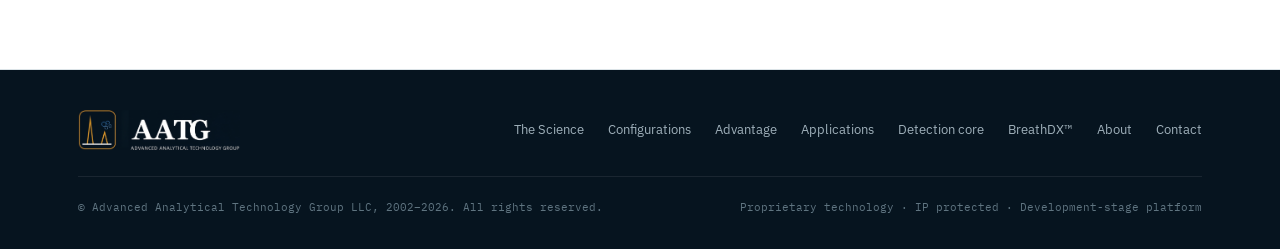
<file: gc-detector.html>
<!DOCTYPE html>
<html lang="en">
<head>
<meta charset="UTF-8">
<meta name="viewport" content="width=device-width, initial-scale=1.0">
<title>r-Guard™ — Multi-Threat Vapor Detection Platform | AATG</title>
<meta name="description" content="r-Guard by AATG: a handheld, battery-powered multi-threat detector for chemical warfare agents, explosives, and toxic industrial chemicals. ~10s screening, ~120s on-site confirmation. No carrier gas. No radioactive source.">
<link rel="icon" type="image/png" href="images/favicon.png">
<link rel="preconnect" href="https://fonts.googleapis.com">
<link rel="preconnect" href="https://fonts.gstatic.com" crossorigin>
<link href="https://fonts.googleapis.com/css2?family=Space+Grotesk:wght@400;500;600;700&family=IBM+Plex+Sans:wght@400;500;600;700&family=IBM+Plex+Mono:wght@400;500;600&display=swap" rel="stylesheet">
<link rel="stylesheet" href="css/aatg.css">
<style>
/* r-guard page specifics */
.hero-g{padding:70px 0 40px}
.hero-grid{display:grid; grid-template-columns:1.05fr .95fr; gap:52px; align-items:center}
.hero-g h1{font-size:clamp(38px,5.2vw,60px); font-weight:600; letter-spacing:-.03em; margin:18px 0 0}
.hero-g h1 .u{color:var(--teal)}
.hero-g p.lede{font-size:17px; color:var(--body); margin:20px 0 26px; max-width:36em}
.hero-g p.lede b{color:var(--ink); font-weight:600}
.device-card{background:linear-gradient(160deg,#fff,#eef3f4); border:1px solid var(--line); border-radius:16px; padding:26px; box-shadow:var(--shadow); position:relative; overflow:hidden}
.device-card::before{content:""; position:absolute; inset:0; background:radial-gradient(120% 90% at 80% 0%, rgba(14,110,114,.09), transparent 60%)}
.device-card img{position:relative; width:100%; border-radius:8px}
.device-meta{display:flex; justify-content:space-between; align-items:flex-end; margin-top:16px; position:relative}
.device-meta .name{font-family:var(--display); font-weight:600; font-size:17px; color:var(--ink)}
.device-meta .role{font-family:var(--mono); font-size:11px; color:var(--faint); letter-spacing:.06em; text-transform:uppercase}

.modes-grid{display:grid; grid-template-columns:1fr 1fr; gap:22px}
.mode{border:1px solid var(--line); border-radius:12px; background:var(--panel); overflow:hidden}
.mode .mh{padding:20px 24px; border-bottom:1px solid var(--line-soft); background:var(--panel-2)}
.mode .mh .k{font-family:var(--mono); font-size:10.5px; letter-spacing:.1em; text-transform:uppercase; color:var(--teal); margin-bottom:8px}
.mode .mh h3{font-size:19px; margin-bottom:8px}
.mode .mh p{font-size:13.5px; color:var(--muted)}
.mode ol{list-style:none; padding:8px 24px 22px}
.mode ol li{display:grid; grid-template-columns:24px 1fr; gap:14px; padding:14px 0; border-bottom:1px solid var(--line-soft)}
.mode ol li:last-child{border-bottom:none}
.mode ol .n{font-family:var(--mono); font-size:12px; color:var(--teal)}
.mode ol b{display:block; font-size:14px; color:var(--ink); font-weight:600; margin-bottom:3px}
.mode ol span{font-size:13px; color:var(--muted)}

.adv-grid{display:grid; grid-template-columns:repeat(2,1fr); gap:18px}
.adv{border:1px solid var(--line); border-radius:12px; background:var(--panel); padding:22px; display:grid; grid-template-columns:64px 1fr; gap:18px}
.adv .big{font-family:var(--display); font-weight:600; font-size:22px; color:var(--teal); line-height:1.1; padding-top:2px}
.adv h3{font-size:16px; margin-bottom:8px}
.adv p{font-size:13.5px; color:var(--muted)}
.adv .vs{font-family:var(--mono); font-size:11px; color:var(--coral-deep); background:var(--coral-tint); border-radius:5px; padding:6px 10px; margin-top:12px; display:inline-block}

.sci-grid{display:grid; grid-template-columns:repeat(3,1fr); gap:18px}
.sci{border:1px solid var(--line); border-radius:12px; background:var(--panel); padding:26px}
.sci .k{font-family:var(--mono); font-size:10.5px; letter-spacing:.1em; text-transform:uppercase; color:var(--faint); margin-bottom:10px}
.sci h3{font-size:19px; color:var(--teal-deep); margin-bottom:10px}
.sci p{font-size:14px; color:var(--muted); margin-bottom:14px}
.sci ul{list-style:none; display:flex; flex-direction:column; gap:8px}
.sci li{font-size:13px; color:var(--body); padding-left:18px; position:relative}
.sci li::before{content:"→"; position:absolute; left:0; color:var(--teal); font-family:var(--mono); font-size:11px}

.apps-2{display:grid; grid-template-columns:1fr 1fr; gap:20px; margin-bottom:18px}
.appbox{border:1px solid var(--teal-line); border-radius:12px; background:var(--teal-tint); padding:26px}
.appbox .k{font-family:var(--mono); font-size:10.5px; letter-spacing:.1em; text-transform:uppercase; color:var(--teal); margin-bottom:10px}
.appbox h3{font-size:20px; margin-bottom:10px}
.appbox p{font-size:14px; color:var(--body); margin-bottom:18px}
@media(max-width:940px){.hero-grid,.modes-grid,.adv-grid,.sci-grid,.apps-2{grid-template-columns:1fr}.adv{grid-template-columns:48px 1fr}}
</style>
</head>
<body>

<header class="nav">
  <div class="nav-in">
    <a class="nav-logo" href="index.html"><img src="images/aatg_logo.png" alt="AATG — Advanced Analytical Technology Group"></a>
    <nav class="nav-links" id="navlinks">
      <a href="#problem">Problem</a>
      <a href="#advantage">Advantages</a>
      <a href="#modes">How It Works</a>
      <a href="#hardware">Hardware</a>
      <a href="#compare">vs. IMS</a>
      <a href="#configs">Configurations</a>
      <a href="#science">Science</a>
      <a href="#status">Status</a>
      <a href="gc-detector.html">Detection core</a>
      <a class="alt" href="index.html">BreathDX ↗</a>
      <a class="nav-cta" href="#contact">Contact</a>
    </nav>
    <button class="burger" id="burger" aria-label="Menu"><span></span></button>
  </div>
</header>

<!-- HERO -->
<section class="hero-g" id="top">
  <div class="wrap">
    <div class="hero-grid">
      <div>
        <span class="eyebrow">CBRN · Multi-threat platform</span>
        <h1>One instrument.<br><span class="u">Every vapor threat.</span></h1>
        <div class="tags" style="margin:22px 0 0">
          <span class="tag lead">Chemical Agents</span>
          <span class="tag lead">Explosives</span>
          <span class="tag">TIC / Industrial</span>
          <span class="tag">Narcotics</span>
        </div>
        <p class="lede">A solid-state, battery-powered multi-threat detector for CWAs, TICs, and explosives, built on <b>AATG's proprietary detection technology</b> with exceptional sensitivity (ppb to sub-ppb, pg to ng range). Seconds-level screening. 120-second on-site confirmation. <b>No carrier gas. No radioactive source. No second instrument.</b></p>
        <div style="display:flex; gap:13px; flex-wrap:wrap">
          <a class="btn btn-primary" href="#advantage">Our advantages <span class="ar">→</span></a>
          <a class="btn btn-ghost" href="#compare">Compare vs. IMS</a>
        </div>
      </div>
      <div>
        <div class="device-card">
          <span class="pill-live" style="position:absolute; top:18px; right:18px; z-index:3"><span class="pulse"></span>IN DEVELOPMENT</span>
          <img src="images/r-CWA-device.png" alt="r-Guard handheld multi-threat detector">
          <div class="device-meta">
            <div>
              <div class="name">r-Guard™</div>
              <div class="role">Handheld multi-threat detector</div>
            </div>
            <div style="text-align:right">
              <div class="mono" style="font-size:12px;color:var(--teal-deep);font-weight:500">&lt;5 lbs</div>
              <div class="mono" style="font-size:10px;color:var(--faint);text-transform:uppercase;letter-spacing:.06em">10×10×10 cm</div>
            </div>
          </div>
        </div>
      </div>
    </div>

    <div class="specrow rv" style="margin-top:40px">
      <div><div class="val">~10<small class="mono" style="font-size:12px"> s</small></div><div class="cap">Screening — continuous</div></div>
      <div><div class="val">120<small class="mono" style="font-size:12px"> s</small></div><div class="cap">On-site confirmation</div></div>
      <div><div class="val">ppb</div><div class="cap">To sub-ppb sensitivity</div></div>
      <div><div class="val">&lt;5<small class="mono" style="font-size:12px"> lbs</small></div><div class="cap">Handheld · UAV · fixed site</div></div>
    </div>

    <div class="ipband rv" style="margin-top:22px">
      <span class="k">⚠ IP PROTECTED</span>
      <p><b>Proprietary technology.</b> Detection methodology, instrument configuration, signal processing architecture, and AI inference pipeline are IP protected. Full technical specifications, sensitivity data, and system architecture are available to qualified government and industry partners under executed NDA. <a href="#contact">Request partner access →</a></p>
    </div>
  </div>
</section>

<!-- PROBLEM -->
<section id="problem" class="alt-bg">
  <div class="wrap">
    <div class="section-head">
      <span class="eyebrow">Problems we are resolving</span>
      <h2>What current field detectors cannot do — and we can.</h2>
      <p>Having worked in threat detection for close to 30 years, we understand the limitations operators live with daily. r-Guard™ was designed specifically to close every gap current technology leaves open.</p>
    </div>
    <div class="prob-list">
      <div class="prob rv">
        <div class="idx">01</div>
        <div><h3>IMS — the standard, with critical limitations</h3><p class="p-old">Ion Mobility Spectrometry dominates field CWA detection, but its limits are well documented: poor resolution and peak shifting drive false negatives, <b>charge competition</b> in mixed vapor suppresses target agents, <b>high humidity</b> degrades performance exactly when reliability matters, and the <b>radioactive Ni-63 source</b> adds handling, transport, and disposal constraints.</p></div>
        <div class="p-fix"><span class="lbl">r-Guard approach</span>AI deconvolution identifies specific agents in complex mixtures. <b>No radioactive source. No charge-competition failure mode</b> — it does not apply to our detection principle. Probabilistic confidence scores replace binary alarms, cutting both false positive and false negative rates.</div>
      </div>
      <div class="prob rv">
        <div class="idx">02</div>
        <div><h3>Binary output — alarm or silence, nothing more</h3><p class="p-old">Most field detectors give a threshold alarm: positive or negative, a compound class at best. They cannot quantify confidence, report concentration, or tell a strong interferent from a genuine threat. In high-stakes scenarios, a wrong answer is as dangerous as no answer.</p></div>
        <div class="p-fix"><span class="lbl">r-Guard approach</span><b>Specific agent identification with a probabilistic confidence score</b> — not just a class name. Concentration estimate and full inference chain provided. The operator knows not just "what" but "how certain."</div>
      </div>
      <div class="prob rv">
        <div class="idx">03</div>
        <div><h3>Unknown threats produce no actionable information</h3><p class="p-old">Deployed detectors only identify what is already in their library. A novel synthetic agent, new precursor, or unknown industrial chemical produces a forced false match or silence. As adversarial chemistry evolves, this gap widens — and adding a substance takes a vendor update cycle measured in months.</p></div>
        <div class="p-fix"><span class="lbl">r-Guard approach</span><b>Molecular signature analysis</b> infers probable functional groups, volatility behaviour, and likely chemical class. Unknown alarms arrive with intelligence, not silence — and new threats are added by <b>wireless OTA update</b>.</div>
      </div>
      <div class="prob rv">
        <div class="idx">04</div>
        <div><h3>Detection blind spots during analysis cycles</h3><p class="p-old">Traditional systems are effectively blind while analyzing. Lab-style instruments cannot monitor the air stream while processing a sample; IMS units have maintenance windows where monitoring stops. Against a second release or a moving plume, a 30-second gap can be operationally decisive.</p></div>
        <div class="p-fix"><span class="lbl">r-Guard approach</span><b>Continuous monitoring with no detection gaps.</b> One sensor path monitors while the other prepares or purges, returning to monitoring within seconds of confirmation. The adaptive AI trigger primes the system silently during screening, so confirmation is always instantly ready.</div>
      </div>
      <div class="prob rv">
        <div class="idx">05</div>
        <div><h3>Logistics burden limits field deployability</h3><p class="p-old">Lab-grade confirmation instruments need <b>compressed carrier gas cylinders</b>, high-vacuum pumps, and significant power. IMS units carry <b>radioactive Ni-63 sources</b> subject to transport restrictions. For dismounted soldiers, UAV payloads, or resource-constrained responders, field confirmation simply does not exist.</p></div>
        <div class="p-fix"><span class="lbl">r-Guard approach</span><b>Tank-free. Source-free. Battery-powered.</b> No compressed gas, no radioactive material, no vacuum pump. One replaceable air-scrubbing cartridge lasts hundreds of operating hours. Fits in a sling bag. Mounts on a UAV.</div>
      </div>
      <div class="prob rv">
        <div class="idx">06</div>
        <div><h3>Confirmation is slow and needs a second instrument</h3><p class="p-old">When IMS alarms, the operator cannot confirm in the field — verification means a separate lab or vehicle-mounted instrument needing carrier gas, vacuum, and power. Analysis takes <b>5–15 minutes</b>, during which exposure continues. The gap between fast alarm and confirmed identification has never been closed in one portable instrument.</p></div>
        <div class="p-fix"><span class="lbl">r-Guard approach</span><b>Screen and confirm in one device, on site.</b> ~10-second screening, ~120-second confirmation. No second instrument, no laboratory, no waiting — the decision cycle closes at the point of exposure, for the first time in a handheld package.</div>
      </div>
    </div>
    <div class="ipband rv" style="margin-top:30px">
      <span class="k">VALIDATED SCIENCE</span>
      <p><b>Built on validated science and engineering — not unsubstantiated claims.</b> The detection principle and methodology underpinning r-Guard™ are grounded in extensive research and engineering development in related fields, including trace vapor detection and probabilistic chemical identification, and in published field reference works co-authored with researchers at Edgewood Chemical Biological Center (ECBC). The proprietary AI inference architecture has been independently validated in a demanding clinical VOC detection application.</p>
    </div>
  </div>
</section>

<!-- ADVANTAGES -->
<section id="advantage">
  <div class="wrap">
    <div class="section-head">
      <span class="eyebrow">Performance advantages</span>
      <h2>Seven capabilities no current field detector offers.</h2>
      <p>Each addresses a documented limitation of current detectors — especially the widely deployed IMS-based systems — and the confirmation gap never closed in a single portable instrument.</p>
    </div>
    <div class="adv-grid">
      <div class="adv rv"><div class="big">Low</div><div><h3>Both false positive AND false negative rates reduced</h3><p>Proprietary AI combined with molecular-level identification outputs confidence scores, not binary alarms, and distinguishes target agents from interferents in complex mixtures. Charge competition — the primary IMS failure mode causing false negatives in mixed environments — does not apply to our detection principle.</p><span class="vs">IMS: high false positive AND false negative risk</span></div></div>
      <div class="adv rv"><div class="big">ppb</div><div><h3>Exceptional sensitivity in real field conditions</h3><p>Proprietary detection technology delivers ppb to sub-ppb (pg to ng range) sensitivity in a compact field instrument — maintained in humid, dusty, and chemically complex environments where IMS degrades significantly. Key for high-volatility explosive vapors such as TATP and NG, and precursors including acetone and hydrogen peroxide.</p><span class="vs">IMS sensitivity degrades with humidity &amp; interferents</span></div></div>
      <div class="adv rv"><div class="big">1</div><div><h3>Screen AND confirm on site — one device</h3><p>~10s screening and ~120s full agent confirmation in one handheld unit. Eliminates the confirmation gap that forces operators to choose between fast-but-unreliable and accurate-but-absent. No second instrument. No laboratory. No waiting.</p><span class="vs">IMS + lab-grade instrument required today</span></div></div>
      <div class="adv rv"><div class="big">?</div><div><h3>Unknown compounds characterised — not just flagged</h3><p>For compounds in no library, r-Guard™ performs molecular signature analysis: characteristic features map to functional groups (organophosphate, C=O carbonyl, C-H, halide class), and volatility behaviour further resolves components. Together these let the AI infer probable chemical class and — often — a reasoned estimate of the specific compound, without a library match.</p><span class="vs">Current detectors: unknown = silence or forced false match</span></div></div>
      <div class="adv rv"><div class="big">ID</div><div><h3>Specific agent ID with confidence — not just a class</h3><p>Some IMS systems report agent names, but with far higher false identification rates in complex environments where charge competition corrupts the result. r-Guard™ identifies individual molecules with high precision, providing the specific agent name alongside a calibrated confidence score and a full inference chain the operator can evaluate.</p><span class="vs">IMS: class-level or unreliable specific ID</span></div></div>
      <div class="adv rv"><div class="big">0</div><div><h3>No radioactive source, carrier gas, or vacuum pump</h3><p>No Ni-63 source — no radioactive handling, transport restrictions, or disposal. No compressed gas cylinders. No high-vacuum pump. One replaceable air-scrubbing cartridge, used to clean the system when needed, is the only consumable — lasting hundreds of operational hours.</p><span class="vs">IMS: Ni-63 source. Lab-grade: carrier gas + vacuum</span></div></div>
      <div class="adv rv"><div class="big">OTA</div><div><h3>New threats added as a wireless update</h3><p>New AI models and threat libraries are pushed wirelessly to all deployed devices simultaneously. As novel agents, precursors, and emerging threats appear, the entire sensor fleet updates at software speed — no hardware recalls, no field modifications, no vendor cycle measured in months.</p><span class="vs">Current systems: vendor hardware update required</span></div></div>
    </div>
  </div>
</section>

<!-- MODES -->
<section id="modes" class="alt-bg">
  <div class="wrap">
    <div class="section-head">
      <span class="eyebrow">Operating modes</span>
      <h2>Always watching. Instantly ready to confirm.</h2>
      <p>Two adaptive modes run in concert — continuous monitoring transitions seamlessly to active high-resolution confirmation without user intervention.</p>
    </div>
    <div class="modes-grid">
      <div class="mode rv">
        <div class="mh">
          <div class="k">● Screening mode — continuous</div>
          <h3>Continuous monitoring</h3>
          <p>Ambient air flows continuously through the detection module. The AI monitors the real-time stream at low power, establishing a dynamic baseline and alarming fast on high-concentration threats.</p>
        </div>
        <ol>
          <li><span class="n">01</span><div><b>Low-power continuous airflow</b><span>A micro-pump draws ambient air through the module continuously at low flow rate — battery-conserving baseline operation.</span></div></li>
          <li><span class="n">02</span><div><b>AI real-time monitoring</b><span>The proprietary AI model monitors every detection cycle (~10 seconds). Atmospheric reference features provide an internal calibration standard — no external reference gas needed.</span></div></li>
          <li><span class="n">03</span><div><b>Sample concentrator silently loading</b><span>The concentrator collects in the background during monitoring, so confirmation is always primed and ready.</span></div></li>
          <li><span class="n">04</span><div><b>Instant high-concentration alarm</b><span>Lethal-concentration threats detected in under 1 second. The UI transitions to Yellow (suspicious) or Red (confirmed threat).</span></div></li>
        </ol>
      </div>
      <div class="mode rv">
        <div class="mh">
          <div class="k">▲ Confirmation mode — AI or user triggered</div>
          <h3>High-resolution active analysis</h3>
          <p>Triggered automatically when the AI detects a statistically significant deviation, or manually by the operator. The AI inference engine runs full multi-variate analysis, with a result in ~120 seconds.</p>
        </div>
        <ol>
          <li><span class="n">01</span><div><b>Pump ramps to high flow</b><span>Airflow increases for maximum throughput. The AI continues monitoring on the second sensor path while the first enters confirmation.</span></div></li>
          <li><span class="n">02</span><div><b>Controlled sample release</b><span>The concentrator releases collected compounds in a controlled sequence by volatility class — interferents first, agents later — generating a multi-dimensional data set.</span></div></li>
          <li><span class="n">03</span><div><b>AI multi-variate analysis</b><span>The inference engine fuses detection and sample metadata. Physics-informed constraints prevent false identification, and confidence intervals are computed for each candidate agent.</span></div></li>
          <li><span class="n">04</span><div><b>Result and purge</b><span>Agent identity, concentration estimate, and confidence score displayed. The module is purged with dry scrubbed air and returns to Screening Mode.</span></div></li>
        </ol>
      </div>
    </div>
    <div class="ipband rv" style="margin-top:22px">
      <span class="k">ADAPTIVE TRIGGER</span>
      <p><b>Context-aware sampling.</b> When the AI detects a slight deviation — before any agent is identified — the system silently ramps the pump, increases integration time, and primes for confirmation. This "pre-discovery" state maximises data collection during the critical window between "something is present" and "agent confirmed," without triggering a false alarm. Confirmation is only declared at high statistical confidence. The approach roughly doubles effective battery life versus continuous high-power operation, while ensuring no trace event is missed.</p>
    </div>
  </div>
</section>

<!-- HARDWARE -->
<section id="hardware">
  <div class="wrap">
    <div class="section-head">
      <span class="eyebrow">Hardware</span>
      <h2>Lunchbox-sized. Lab-grade sensitive.</h2>
      <p>Designed from the ground up for field deployment — not adapted from laboratory equipment. Every component choice reduces size, weight, power, and logistics burden.</p>
    </div>
    <div class="specrow rv" style="margin-bottom:22px">
      <div><div class="val">10³<small class="mono" style="font-size:11px"> cm</small></div><div class="cap">10×10×10 form factor</div></div>
      <div><div class="val">&lt;5<small class="mono" style="font-size:12px"> lbs</small></div><div class="cap">Total system weight</div></div>
      <div><div class="val">Full<small class="mono" style="font-size:12px"> shift</small></div><div class="cap">Battery life · USB-C PD</div></div>
      <div><div class="val">0</div><div class="cap">Consumable gases</div></div>
    </div>
    <div class="grid-3">
      <div class="card rv"><div class="k">Module</div><h3>Cartridge-style sensor module</h3><p>The sensor assembly is pre-aligned in a kinematic-mount sleeve. A contaminated or degraded module swaps in under 30 seconds with no realignment. On-cartridge memory stores the sensor baseline for instant AI recalibration.</p></div>
      <div class="card rv"><div class="k">Architecture</div><h3>Dual-path, zero-blind-spot design</h3><p>Two independent sensor paths operated via proprietary switching architecture. One path monitors continuously while the other purges — no detection gaps during cleaning cycles, critical in dynamic threat environments.</p></div>
      <div class="card rv"><div class="k">Sample handling</div><h3>Solid-state sample concentrator</h3><p>A compact solid-state trap collects and concentrates the sample stream continuously in the background. Controlled release resolves components by volatility class, and the integrated heater doubles as the purge cycle.</p></div>
      <div class="card rv"><div class="k">Consumable</div><h3>Ambient air-scrubbing system</h3><p>A replaceable cartridge — HEPA filter, molecular sieve desiccant, and activated carbon — provides clean dry air for purge cycles, eliminating compressed gas cylinders entirely. Replacement interval: hundreds of operating hours.</p></div>
      <div class="card rv"><div class="k">Interface</div><h3>Adaptive UI — green / yellow / red</h3><p>A three-state display reflects real-time AI confidence. Green: clean baseline. Yellow: suspicious deviation, actively investigating. Red: agent confirmed with identity and confidence score. Manual override enables operator-controlled thresholds.</p></div>
      <div class="card rv"><div class="k">Compute</div><h3>Connectivity &amp; edge processing</h3><p>An on-board NPU provides full offline capability for life-safety alarming. Optional Bluetooth/Wi-Fi bridge for data logging, remote monitoring, and cloud forensic library access. No network dependency for core function.</p></div>
    </div>
    <div class="guard-strip rv" style="margin-top:20px">
      <div class="gt">
        <div class="k">Expansion path · optional add-on</div>
        <h3>Forensic confirmation module</h3>
        <p>For applications demanding the highest identification confidence — forensic documentation, post-incident analysis, or laboratory use — r-Guard™ accepts an optional add-on module that raises the same device to laboratory-grade analytical performance, without replacing the core sensor and without adding compressed carrier gas requirements. The AI layer continues to operate alongside it, combining both for maximum confidence and legal-grade verification.</p>
      </div>
    </div>
  </div>
</section>

<!-- COMPARE -->
<section id="compare" class="alt-bg">
  <div class="wrap">
    <div class="section-head">
      <span class="eyebrow">Competitive advantage</span>
      <h2>How r-Guard™ compares to existing field detectors.</h2>
      <p>Current portable detectors force a choice between speed and specificity. r-Guard™ eliminates that trade-off.</p>
    </div>
    <div class="cmp-wrap rv">
      <table class="cmp">
        <thead><tr>
          <th>Criterion</th>
          <th>IMS<small>Field standard — JCAD, M4A1</small></th>
          <th>Lab-grade systems<small>Confirmation instruments</small></th>
          <th>PID<small>First responder survey</small></th>
          <th class="us">r-Guard™ (AATG)</th>
        </tr></thead>
        <tbody>
          <tr><th>Screening speed</th><td>&lt;30 sec</td><td>5–15 min</td><td>&lt;5 sec</td><td class="us">~10 sec continuous</td></tr>
          <tr><th>Confirmation speed</th><td>Not applicable</td><td>5–15 min</td><td>Not applicable</td><td class="us">~120 sec, in field</td></tr>
          <tr><th>Molecular specificity</th><td>Moderate — drift time only</td><td>High</td><td>None — class survey only</td><td class="us">High — field grade</td></tr>
          <tr><th>False positive risk</th><td>High — perfume, sanitizer, fuels</td><td>Low</td><td>Very high — non-specific</td><td class="us">Low — AI-filtered</td></tr>
          <tr><th>False negative risk</th><td>High — charge competition in mixtures</td><td>Low</td><td>High — below threshold</td><td class="us">Low — high sensitivity + AI</td></tr>
          <tr><th>Mixture analysis</th><td>No — charge suppression</td><td>Yes</td><td>No</td><td class="us">Multi-layer digital deconvolution</td></tr>
          <tr><th>Carrier gas / consumables</th><td>None</td><td>Cylinders, columns, calibration gas</td><td>None</td><td class="us">Air cartridge only — no gas</td></tr>
          <tr><th>Probabilistic output</th><td>Binary alarm only</td><td>Binary result only</td><td>Concentration reading only</td><td class="us">Full confidence score + chain</td></tr>
          <tr><th>Unknown compound</th><td>False alarm or miss</td><td>Library mismatch flagged</td><td>Uncharacterised</td><td class="us">Functional group + volatility class</td></tr>
          <tr><th>Continuous monitoring</th><td>Yes</td><td>No — batch mode</td><td>Yes</td><td class="us">Zero blind spot — dual path</td></tr>
          <tr><th>Weight</th><td>2–15 lbs</td><td>20–50 lbs</td><td>&lt;3 lbs</td><td class="us">&lt;5 lbs</td></tr>
          <tr><th>Field deployable</th><td>Yes — handheld</td><td>Lab / vehicle only</td><td>Yes — handheld</td><td class="us">Handheld / UAV / fixed site</td></tr>
          <tr><th>Updateable library</th><td>Limited — vendor update</td><td>Limited — vendor update</td><td>Not applicable</td><td class="us">OTA wireless update</td></tr>
        </tbody>
      </table>
    </div>
    <p class="foot-note">IMS = Ion Mobility Spectrometry, the most widely deployed field CWA detector technology. PID = Photoionization Detector. Development-stage platform — r-Guard™ performance figures are projections based on component specifications. Field validation studies are planned.</p>
  </div>
</section>

<!-- APPLICATIONS -->
<section id="applications">
  <div class="wrap">
    <div class="section-head">
      <span class="eyebrow">Applications</span>
      <h2>One platform. Multiple deployment domains.</h2>
      <p>The same core hardware serves defense, security, and industrial applications. Library and configuration updates tailor the device to each domain without hardware modification.</p>
    </div>
    <div class="apps-2">
      <div class="appbox rv">
        <div class="k">Primary application</div>
        <h3>CBRNE defense — dismounted &amp; vehicle</h3>
        <p>Real-time CWA detection for soldiers, medics, and CBRNE specialists. The wearable/handheld form factor eliminates the compressed-gas logistics burden that currently limits frontline deployment, with continuous monitoring and no detection gap during confirmation cycles.</p>
        <div class="specrow"><div><div class="val">~10<small class="mono" style="font-size:11px">s</small></div><div class="cap">Screening alert</div></div><div><div class="val">120<small class="mono" style="font-size:11px">s</small></div><div class="cap">Agent confirmation</div></div><div><div class="val">0</div><div class="cap">Gas cylinders</div></div><div><div class="val">24/7</div><div class="cap">Continuous</div></div></div>
      </div>
      <div class="appbox rv">
        <div class="k">Primary application</div>
        <h3>UAV &amp; autonomous platform payload</h3>
        <p>Sub-5 lb weight and a tank-free design make r-Guard™ an ideal chemical-reconnaissance payload for UAVs and unmanned ground vehicles — enabling standoff CWA detection and area mapping without risking personnel. Edge NPU provides full autonomous operation without a ground station.</p>
        <div class="specrow"><div><div class="val">&lt;5<small class="mono" style="font-size:11px"> lbs</small></div><div class="cap">UAV payload ready</div></div><div><div class="val">100<small>%</small></div><div class="cap">Autonomous capable</div></div><div><div class="val">OTA</div><div class="cap">Library updates</div></div><div><div class="val">NPU</div><div class="cap">On-board edge AI</div></div></div>
      </div>
    </div>
    <div class="grid-2">
      <div class="card rv"><div class="k">Civil defense</div><h3>First responder &amp; hazmat</h3><p>Rapid screen-then-confirm capability for civil defense teams at transit hubs, chemical incidents, and disaster sites. Probabilistic output guides triage without false alarms.</p></div>
      <div class="card rv"><div class="k">Infrastructure</div><h3>Fixed site &amp; critical infrastructure</h3><p>Continuous monitoring at airports, border crossings, government facilities, and chemical plants. Ambient air-scrubbing enables permanent installation without gas supply infrastructure.</p></div>
      <div class="card rv"><div class="k">Industry</div><h3>Industrial safety &amp; TIC monitoring</h3><p>Detection of Toxic Industrial Chemicals in manufacturing environments. Same hardware as the defense application — a library update targets industrial hazards, with no hardware modification.</p></div>
      <div class="card rv"><div class="k">Forensics</div><h3>Research &amp; forensic analysis</h3><p>High-confidence molecular identification with full inference chain output for forensic documentation. Cloud forensic mode accesses an extended library of 100,000+ compounds.</p></div>
    </div>
  </div>
</section>

<!-- CONFIGS -->
<section id="configs" class="alt-bg">
  <div class="wrap">
    <div class="section-head">
      <span class="eyebrow">Platform configurations</span>
      <h2>One hardware platform. Four threat domains.</h2>
      <p>Library selection reconfigures r-Guard™ for each threat type. The same core hardware and collection cartridge serves all configurations — a software library selection is all that changes.</p>
    </div>
    <div class="cmp-wrap rv">
      <table class="cmp">
        <thead><tr><th>Configuration</th><th>Target threats</th><th>Key capability</th><th>Primary users</th></tr></thead>
        <tbody>
          <tr>
            <th>CWA Screen<br><span class="mono" style="font-size:10px;color:var(--faint);font-weight:400">STANDARD</span></th>
            <td>Nerve agents (G, V series), blister agents (HD, L), blood agents, choking agents</td>
            <td>Continuous ~10s screening with AI agent identification and confidence scoring. Identifies the specific agent, not just a compound class. On-site confirmation in ~120s, no second instrument.</td>
            <td>Military CBRNE, first responders, fixed-site monitoring</td>
          </tr>
          <tr>
            <th>CWA + Forensic Confirm<br><span class="mono" style="font-size:10px;color:var(--faint);font-weight:400">OPTIONAL ADD-ON</span></th>
            <td>Full CWA panel + forensic-grade confirmation</td>
            <td>The optional confirmation module combined with AI deconvolution approaches laboratory-level performance — the AI layer operates alongside it for maximum confidence. For legal-grade documentation and post-incident analysis.</td>
            <td>Forensic teams, post-incident analysis, legal-grade evidence</td>
          </tr>
          <tr>
            <th>TIC Monitor<br><span class="mono" style="font-size:10px;color:var(--faint);font-weight:400">LIBRARY UPDATE</span></th>
            <td>Toxic industrial chemicals: ammonia, chlorine, phosgene, HCN, and 100+ industrial hazards</td>
            <td>Continuous area monitoring for industrial accident, spill, or deliberate release. Same hardware — different library selection, no hardware modification required.</td>
            <td>Industrial safety, occupational health, disaster response, plant monitoring</td>
          </tr>
          <tr>
            <th>Explosive Trace<br><span class="mono" style="font-size:10px;color:var(--faint);font-weight:400">LIBRARY UPDATE</span></th>
            <td>TATP, NG, RDX, PETN, HMTD vapor; TATP precursors (acetone, hydrogen peroxide)</td>
            <td>High-volatility explosive compounds produce detectable vapor signatures at ppb levels. Acetone and peroxide detection provides early TATP precursor warning — addressing a known gap in current airport and checkpoint IMS deployments.</td>
            <td>Military EOD, border security, checkpoint screening, aviation security</td>
          </tr>
        </tbody>
      </table>
    </div>
    <p class="foot-note">All configurations use the same core hardware and collection cartridge. Switching between CWA, TIC, and Explosive modes requires only a library selection — no hardware or cartridge change. CWA + Forensic Confirm requires the optional add-on module. Development-stage platform — field validation studies planned.</p>
  </div>
</section>

<!-- SCIENCE -->
<section id="science">
  <div class="wrap">
    <div class="section-head">
      <span class="eyebrow">The science behind r-Guard™</span>
      <h2>Three failure modes. Three solutions.</h2>
      <p>r-Guard™ overcomes the sensitivity and selectivity limits of conventional field detectors through a proprietary multi-layer approach — each layer solving one specific failure mode. What the platform delivers is below; how it is built is IP protected.</p>
    </div>
    <div class="sci-grid">
      <div class="sci rv">
        <div class="k">Sensitivity solved by</div>
        <h3>Proprietary detection</h3>
        <p>Our proprietary detection technology achieves sensitivity conventional portable detectors cannot match — in a compact field instrument.</p>
        <ul>
          <li>Exceptional sensitivity — ppb to sub-ppb, pg to ng range</li>
          <li>Maintained in humid, dusty, chemically complex air</li>
          <li>Compact modular assembly — fully portable</li>
          <li>Fully enclosed module — safe for operator handling</li>
          <li>Cartridge module — 30-second swap in dirty environments</li>
        </ul>
      </div>
      <div class="sci rv">
        <div class="k">Selectivity solved by</div>
        <h3>Proprietary sample preparation</h3>
        <p>Compounds are collected in parallel with continuous monitoring, then released in a controlled sequence — resolving interferents from threat agents before identification.</p>
        <ul>
          <li>Interferents resolved ahead of threat agents</li>
          <li>No carrier gas — ambient air scrubbing only</li>
          <li>Produces a multi-dimensional data set per sample</li>
          <li>Loads silently during screening — always primed</li>
          <li>No cylinders, columns, or complex fluidics</li>
        </ul>
      </div>
      <div class="sci rv">
        <div class="k">Certainty solved by</div>
        <h3>Proprietary AI inference</h3>
        <p>A hybrid AI engine performs real-time analysis: a fast anomaly model watches continuously, and a full inference engine identifies agents during confirmation.</p>
        <ul>
          <li>Real-time anomaly detection for adaptive triggering</li>
          <li>Probabilistic inference — calibrated agent identification</li>
          <li>Physics-informed constraints, not black-box matching</li>
          <li>Unknown compound attribution with reasoning</li>
          <li>Cloud-updatable library — new threats added as software</li>
        </ul>
      </div>
    </div>
    <p class="foot-note">Detection methodology, instrument configuration, and AI inference pipeline are IP protected. Full technical architecture is available to qualified partners under executed NDA.</p>
  </div>
</section>

<!-- FUTURE -->
<section id="future" class="alt-bg">
  <div class="wrap">
    <div class="section-head">
      <span class="eyebrow">Future development</span>
      <h2>A platform that grows. Hardware stays, capabilities expand.</h2>
      <p>r-Guard™ is designed as a long-term platform. New capabilities arrive through cartridge, library, and accessory updates — no hardware replacement for the base unit.</p>
    </div>
    <div class="grid-3" style="margin-bottom:18px">
      <div class="card rv"><div class="k">In development · near-term</div><h3>Surface contamination — wipe &amp; desorb</h3><p>An accessory accepts wipe samples from surfaces, feeding vapor directly into the r-Guard™ module. Extends the platform from air monitoring to forensic surface analysis for CWA residues, explosive transfer, and industrial spills — no additional core hardware.</p></div>
      <div class="card rv"><div class="k">Planned · near-term</div><h3>Expanded explosive library</h3><p>TATP and precursors (acetone, hydrogen peroxide) and NG are high-volatility compounds within r-Guard™ detection range, with precursors serving as early indicators. Delivered as an OTA software update — no hardware change.</p></div>
      <div class="card rv"><div class="k">Planned · near-term</div><h3>Extended TIC library</h3><p>Expanded coverage of 200+ toxic industrial chemicals across ammonia, chlorine, phosgene, HCN, and solvent classes. Supports fixed-site and mobile monitoring for plant incidents, rail hazmat, and environmental events. OTA update only.</p></div>
      <div class="card rv"><div class="k">Roadmap · mid-term</div><h3>Tabletop laboratory configuration</h3><p>The same core sensor scaled to a benchtop instrument with the optional confirmation module — approaching laboratory-grade performance for forensic, pharmaceutical validation, and advanced field laboratory use. Bridges field and lab in one platform family.</p></div>
      <div class="card rv"><div class="k">Roadmap · mid-term</div><h3>Narcotics &amp; synthetic opioid detection</h3><p>Fentanyl and novel synthetic opioid analogs at ppb levels — a critical officer-safety and border-interdiction need. AI functional-group inference handles novel analogs even without a library match. Same hardware; narcotics cartridge and OTA library update.</p></div>
      <div class="card rv"><div class="k">Roadmap · mid-term</div><h3>Environmental &amp; pharmaceutical monitoring</h3><p>The vapor detection platform extends to environmental compliance and pharmaceutical cleaning validation — detecting residual API and solvent contamination. Aligns with AATG's r-Pharm™ platform.</p></div>
    </div>
    <div class="guard-strip rv">
      <div class="gt">
        <div class="k">Long-term · medical &amp; clinical</div>
        <h3>BreathDX™ — breath-based medical diagnostics</h3>
        <p>The same proprietary detection and AI inference architecture already powers BreathDX™, our breath-based cancer diagnostic system for lung and breast cancer. VOCs exhaled by patients are detected and analysed using the same proprietary multi-layer methodology — cross-domain validation that is the strongest evidence the r-Guard™ platform science is real.</p>
      </div>
      <a class="btn btn-primary" href="index.html">Learn about BreathDX™ <span class="ar">→</span></a>
    </div>
  </div>
</section>

<!-- STATUS -->
<section id="status">
  <div class="wrap">
    <div class="section-head">
      <span class="eyebrow">Development status</span>
      <h2>Where we are — and where investment goes.</h2>
      <p>Core detection methodology and AI architecture are validated. Investment now accelerates hardware integration and field demonstration.</p>
    </div>
    <div class="tl">
      <div class="tl-item done rv">
        <div class="st">Complete</div>
        <h3>Core detection methodology &amp; AI engine — validated</h3>
        <p>Proprietary detection methodology, sample preparation strategy, and hybrid AI inference architecture fully designed and analytically validated. The AI engine is proven in a cross-domain VOC detection application (BreathDX). The underlying detection science is documented in published field reference works including <i>Detection Technologies for Chemical Warfare Agents and Toxic Vapors</i> (CRC Press, co-authored with ECBC researchers) and <i>Field Detection Technologies for Explosives</i> (International Labmate).</p>
        <div class="chips"><span>Methodology validated</span><span>IP protected</span><span>AI engine proven</span><span>CRC Press</span><span>ECBC</span></div>
      </div>
      <div class="tl-item now rv">
        <div class="st">Current — active development · seeking investment</div>
        <h3>Hardware prototype — component integration</h3>
        <p>Active development of an integrated hardware prototype combining the proprietary sensor assembly, solid-state concentrator, dual-path switching architecture, and embedded AI electronics into the target 10×10×10 cm form factor. Component-level testing ongoing. Target TRL 4–5 upon prototype completion.</p>
        <div class="chips"><span><a href="https://contest.techbriefs.com/2026/top-100" target="_blank" rel="noopener" style="color:inherit">Create the Future 2026 — Top 100</a></span><span>Hardware prototyping</span><span>Sensor integration</span><span>Edge NPU</span><span>Seeking investment</span></div>
      </div>
      <div class="tl-item rv">
        <div class="st">Next</div>
        <h3>Field demonstration &amp; government evaluation</h3>
        <p>Laboratory CWA surrogate testing, followed by controlled field demonstration with CBRNE evaluation partners. SBIR/STTR applications and CWMD/MCDC consortium integration. Commercial pathway: defense prime partnerships and industrial safety licensing.</p>
        <div class="chips"><span>Field demo</span><span>SBIR Phase II</span><span>CWMD / MCDC</span><span>Commercial launch</span></div>
      </div>
    </div>
    <div class="grid-3" style="margin-top:30px">
      <div class="card rv"><div class="k">Team</div><h3>Team background</h3><p>30+ years in field threat detection, trace chemical sensing, and defense instrument development. Author of CRC Press and International Labmate field reference works on CWA and explosives detection, co-authored with ECBC researchers.</p></div>
      <div class="card rv"><div class="k">Publications</div><h3>Published science</h3><p>Author of <i>Detection Technologies for Chemical Warfare Agents and Toxic Vapors</i> (CRC Press) and <i>Field Detection Technologies for Explosives</i> (International Labmate). Proprietary AI inference architecture independently validated in a clinical VOC application.</p></div>
      <div class="card rv"><div class="k">IP</div><h3>IP status</h3><p>Detection methodology, instrument configuration, and AI inference pipeline are IP protected. SBIR/STTR applications in preparation. CWMD and MCDC consortium engagement planned.</p></div>
    </div>
  </div>
</section>

<!-- CONTACT -->
<section class="dark" id="contact">
  <div class="wrap">
    <div class="contact-grid">
      <div>
        <span class="eyebrow">Get in touch</span>
        <h2 style="margin:16px 0 14px">Interested in r-Guard™?</h2>
        <p style="color:#9fb0ba; font-size:17px; margin-bottom:26px; max-width:34em">We welcome inquiries from defense and security partners, government program officers, UAV/UGV platform integrators, and potential co-founders with detection instrument or medical device hardware backgrounds.</p>
        <div class="cdetails">
          <div class="cdet"><span class="ic">@</span><a href="mailto:info@advanced-analytical-technology-group.com">info@advanced-analytical-technology-group.com</a></div>
          <div class="cdet"><span class="ic">☎</span><a href="tel:+19083345927">(908) 334-5927</a></div>
          <div class="cdet"><span class="ic">◎</span><span>New Jersey, USA</span></div>
        </div>
        <a class="big-cta" href="mailto:info@advanced-analytical-technology-group.com?subject=r-Guard%20Enquiry">Send a message →</a>
      </div>
      <div>
        <div class="eyebrow" style="margin-bottom:16px">Area of interest</div>
        <div class="audience">
          <a class="aud" href="mailto:info@advanced-analytical-technology-group.com?subject=r-Guard%20-%20CWA%20Defense%20/%20CBRNE%20Partnership"><span class="n">01</span> CWA defense / CBRNE partnership</a>
          <a class="aud" href="mailto:info@advanced-analytical-technology-group.com?subject=r-Guard%20-%20Explosive%20Trace%20Detection"><span class="n">02</span> Explosive trace detection</a>
          <a class="aud" href="mailto:info@advanced-analytical-technology-group.com?subject=r-Guard%20-%20Narcotics%20/%20Law%20Enforcement"><span class="n">03</span> Narcotics / law enforcement</a>
          <a class="aud" href="mailto:info@advanced-analytical-technology-group.com?subject=r-Guard%20-%20Investment%20/%20Funding"><span class="n">04</span> Investment / funding</a>
          <a class="aud" href="mailto:info@advanced-analytical-technology-group.com?subject=r-Guard%20-%20UAV%20/%20Platform%20Integration"><span class="n">05</span> UAV / platform integration</a>
          <a class="aud" href="mailto:info@advanced-analytical-technology-group.com?subject=r-Guard%20-%20Government%20/%20SBIR%20Program%20Officer"><span class="n">06</span> Government / SBIR program officer</a>
          <a class="aud" href="mailto:info@advanced-analytical-technology-group.com?subject=r-Guard%20-%20Co-founder"><span class="n">07</span> Co-founder / hardware background</a>
          <a class="aud" href="mailto:info@advanced-analytical-technology-group.com?subject=r-Guard%20-%20Industrial%20Safety%20/%20TIC"><span class="n">08</span> Industrial safety / TIC</a>
        </div>
      </div>
    </div>
    <div class="ipband rv" style="margin-top:34px; background:#0a121a; border:1px solid #1e2c37">
      <span class="k">NDA AVAILABLE</span>
      <p><b>Partner &amp; government access.</b> Full technical specifications, sensitivity data, instrument architecture details, and AI methodology documentation are available to qualified government program offices, defense prime contractors, and investment partners under a standard NDA. Note your NDA request when you contact us.</p>
    </div>
  </div>
</section>


<!-- Detection core cross-link -->
<section class="alt-bg">
  <div class="wrap">
    <div class="guard-strip">
      <div class="gt">
        <div class="k">The technology underneath</div>
        <h3>One detection core</h3>
        <p>r-Guard is one application of a single detection platform — a gas chromatography detector that identifies compounds from their molecular fingerprint rather than from retention time alone.</p>
      </div>
      <a class="btn btn-primary" href="gc-detector.html">See the detection core <span class="ar">→</span></a>
    </div>
  </div>
</section>

<footer class="ft">
  <div class="wrap">
    <div class="ft-in">
      <a class="ft-logo" href="index.html"><img src="images/aatg_logo.png" alt="AATG"></a>
      <nav class="ft-links">
        <a href="#science">The Science</a><a href="#configs">Configurations</a><a href="#advantage">Advantage</a><a href="#applications">Applications</a><a href="gc-detector.html">Detection core</a><a href="index.html">BreathDX™</a><a href="about.html">About</a><a href="#contact">Contact</a>
      </nav>
    </div>
    <div class="ft-legal">
      <span>© Advanced Analytical Technology Group LLC, 2002–2026. All rights reserved.</span>
      <span>Proprietary technology · IP protected · Development-stage platform</span>
    </div>
  </div>
</footer>

<script src="js/aatg.js"></script>
</body>
</html>
</file>
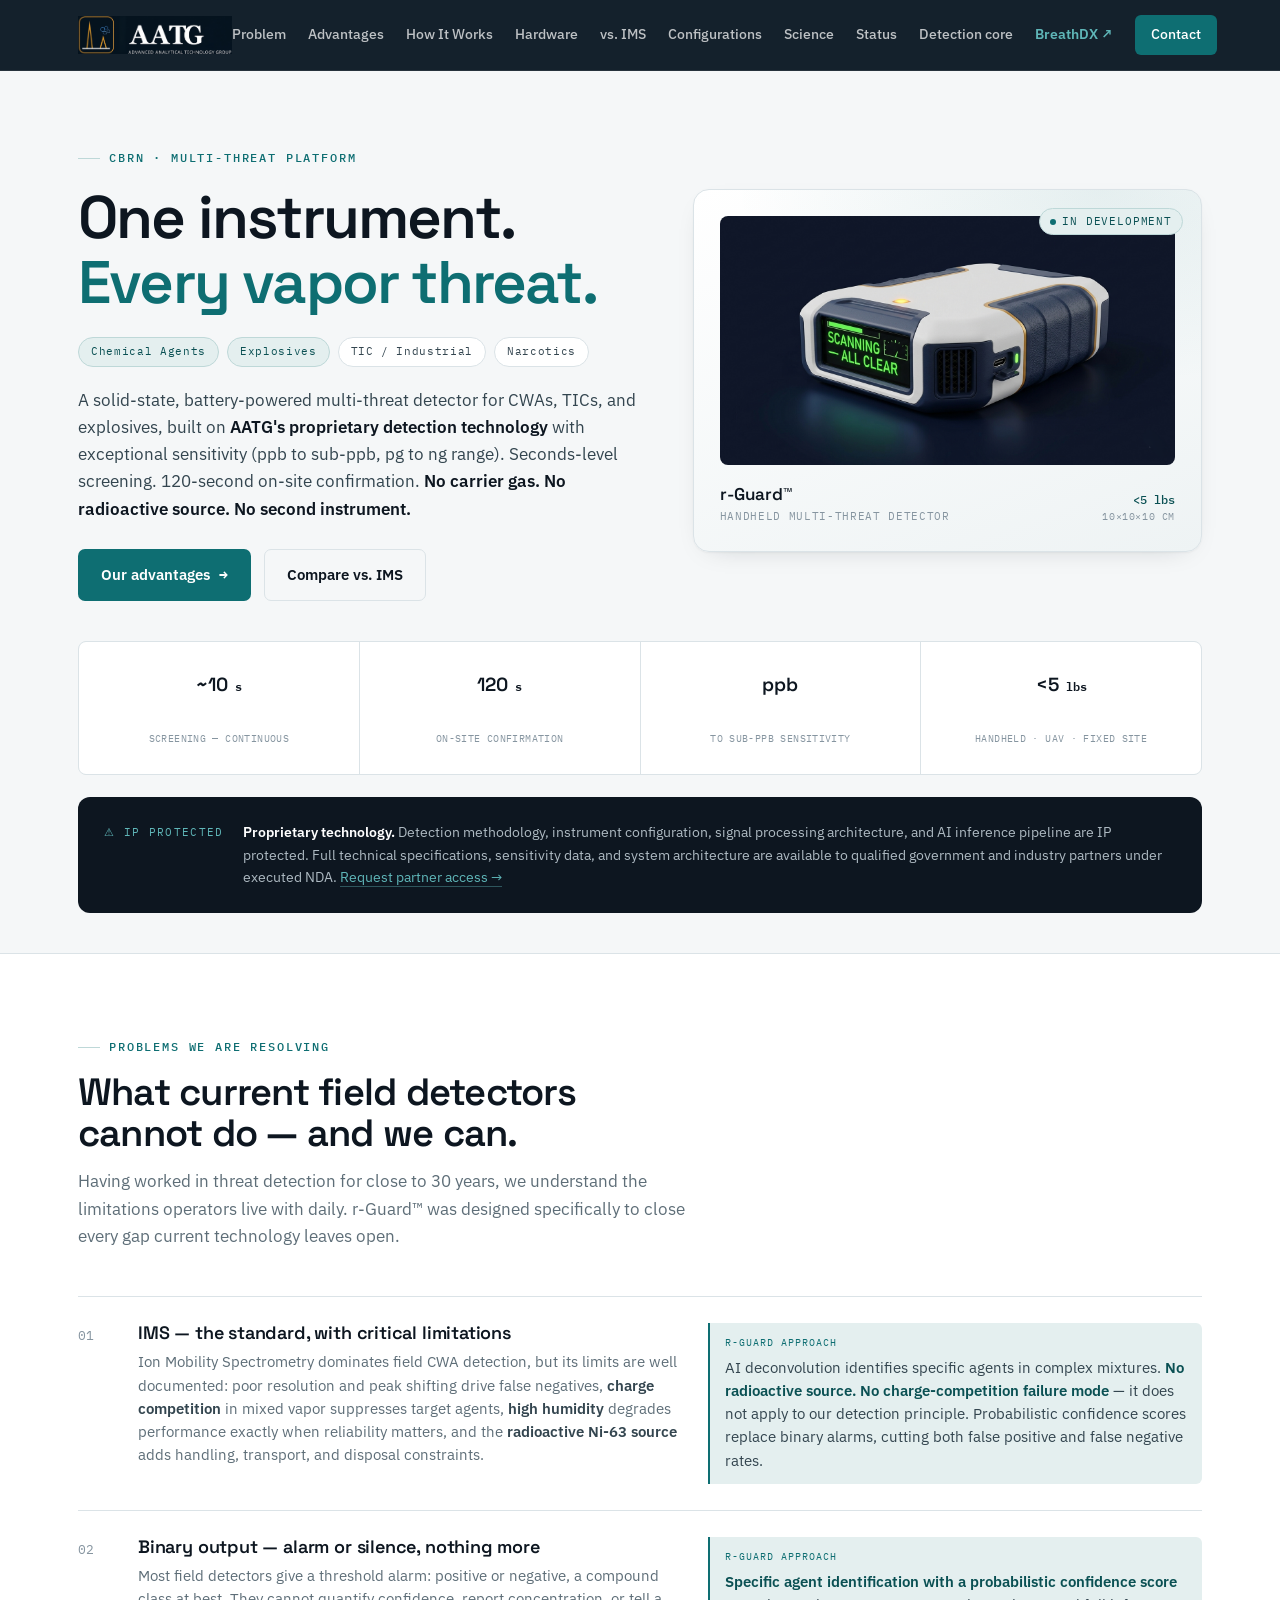
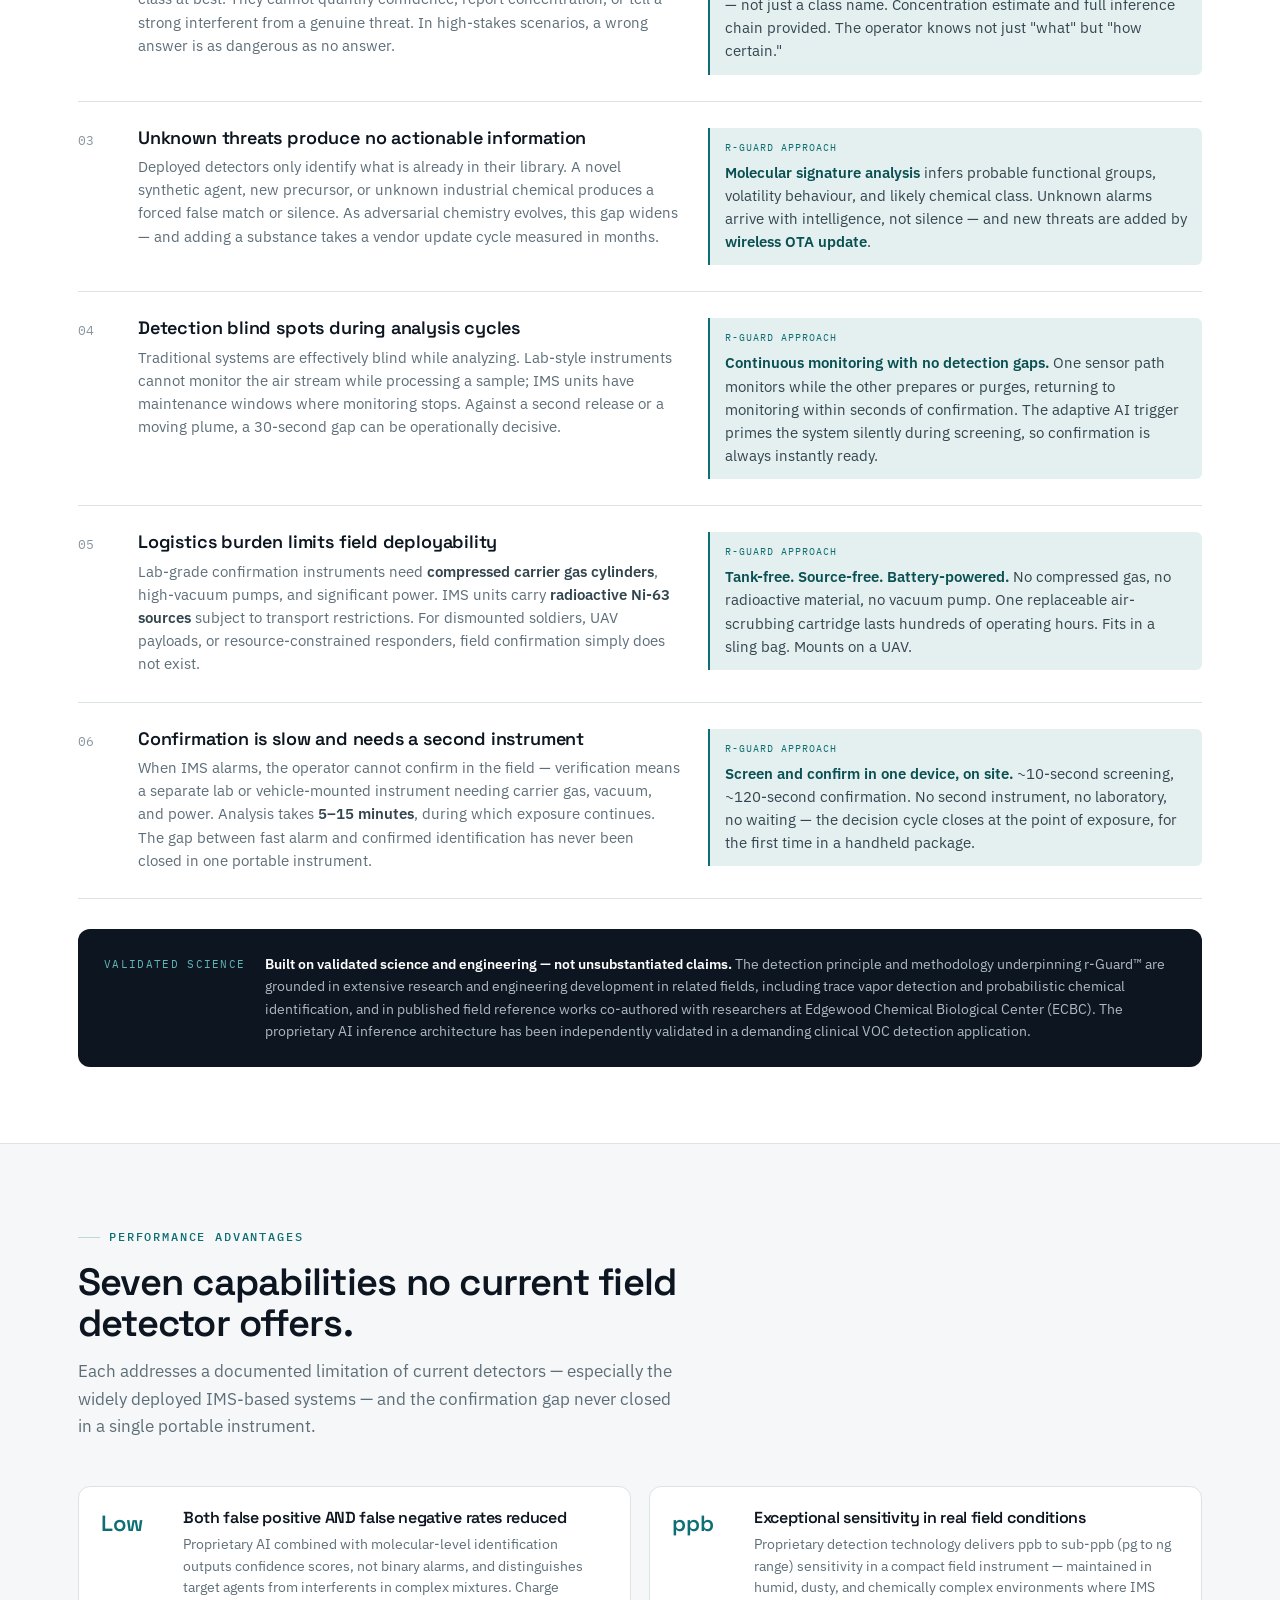
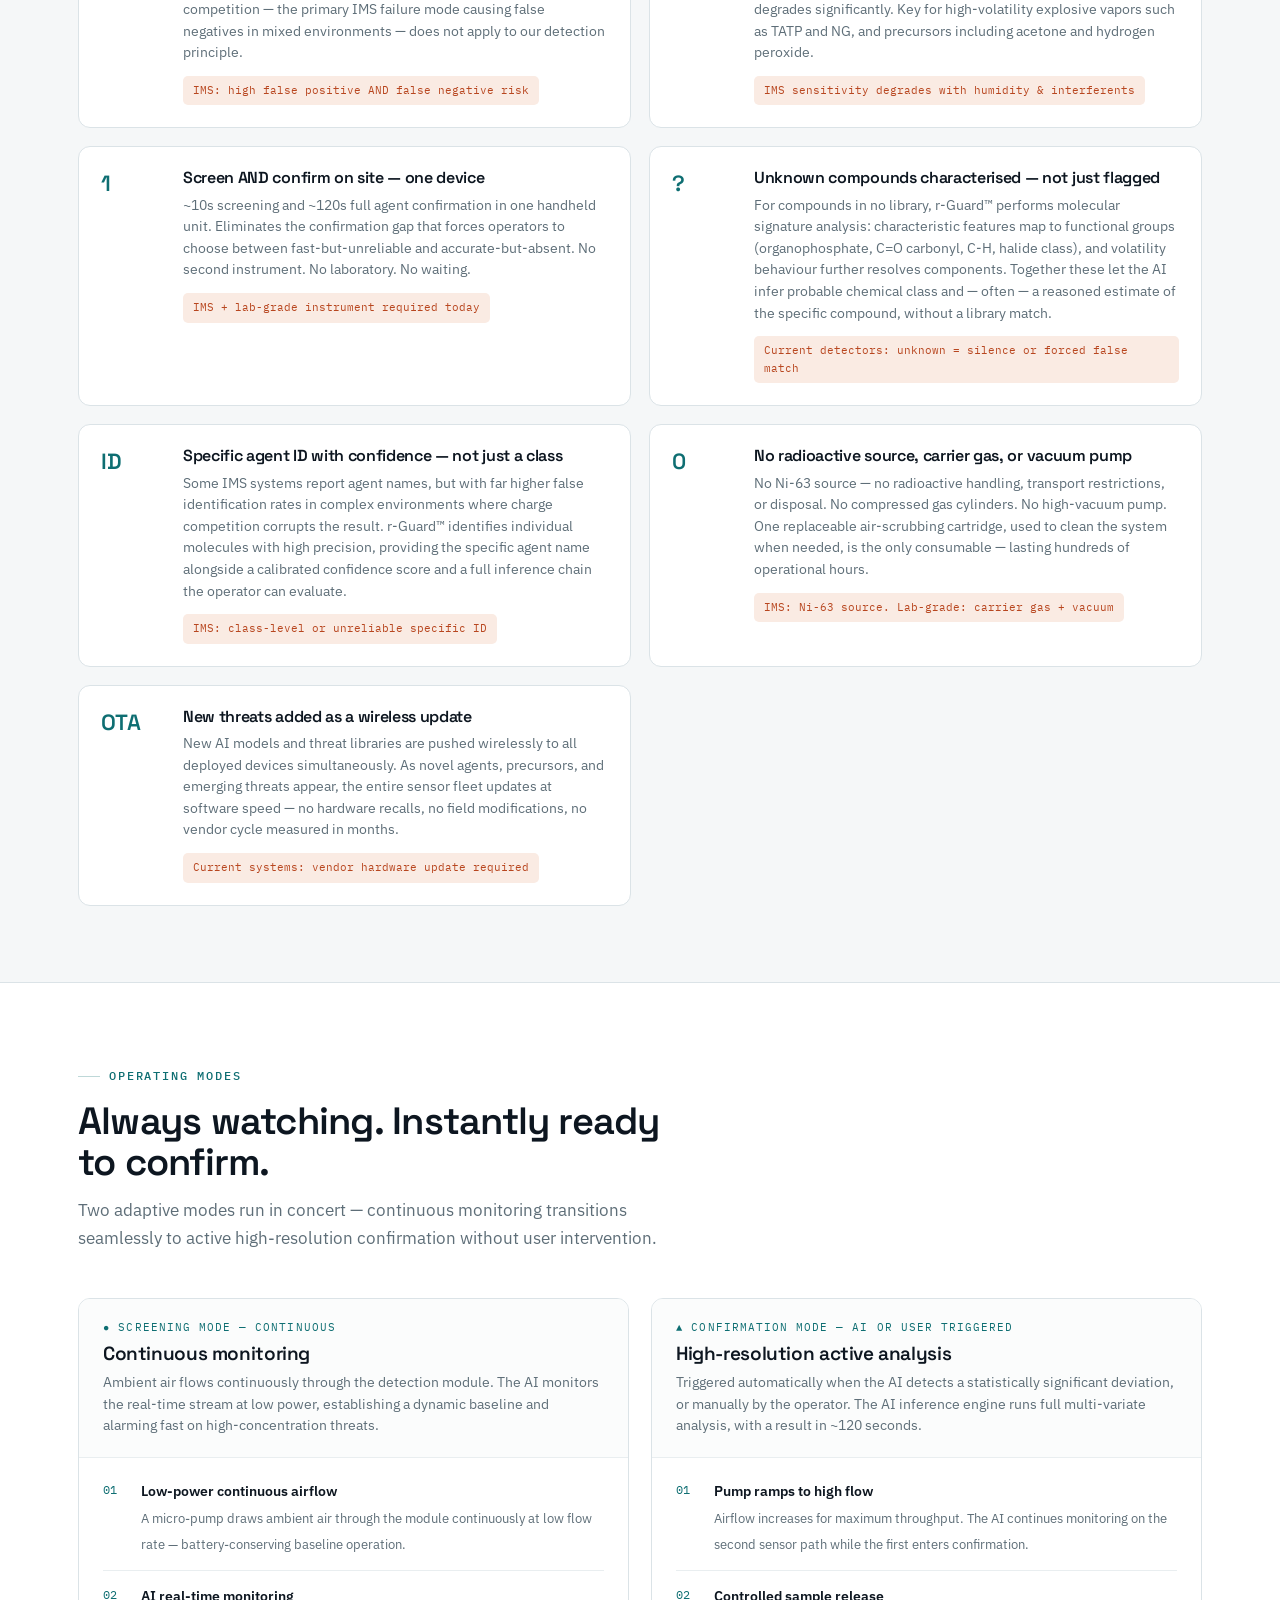
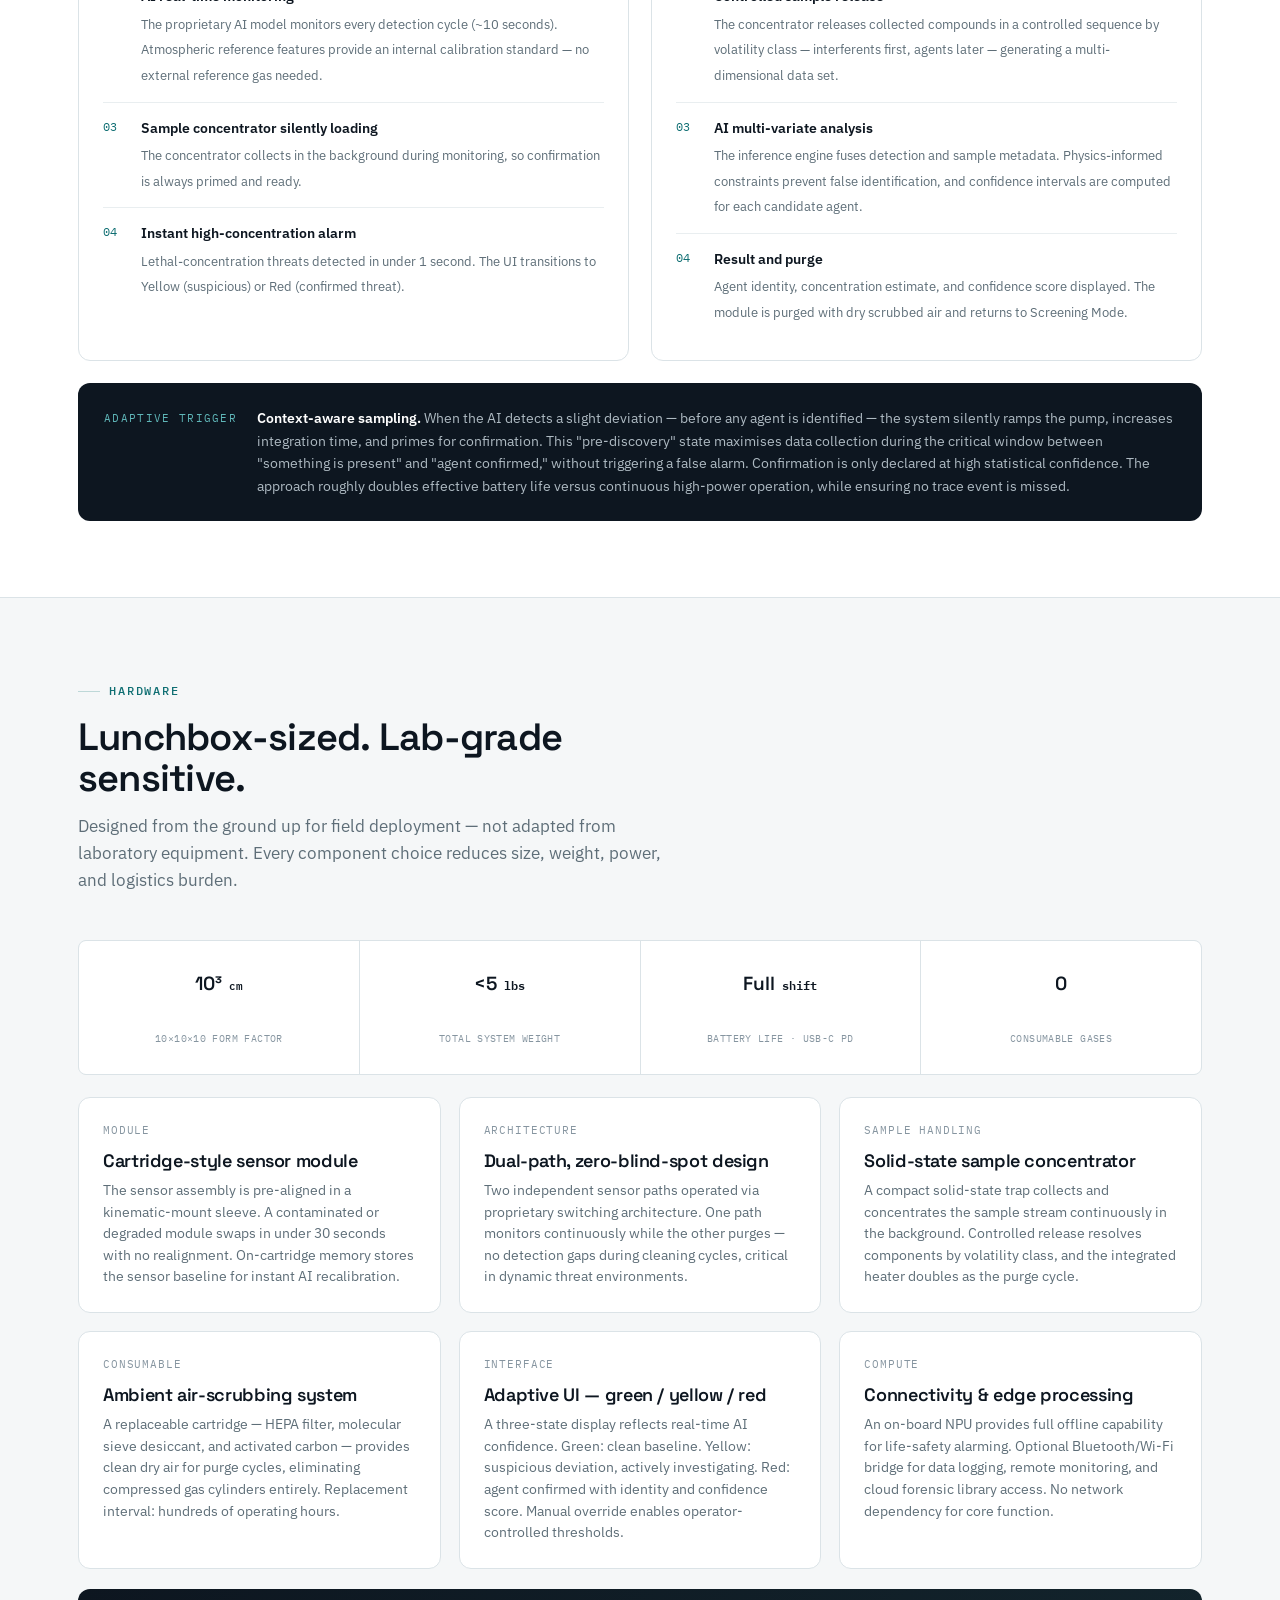
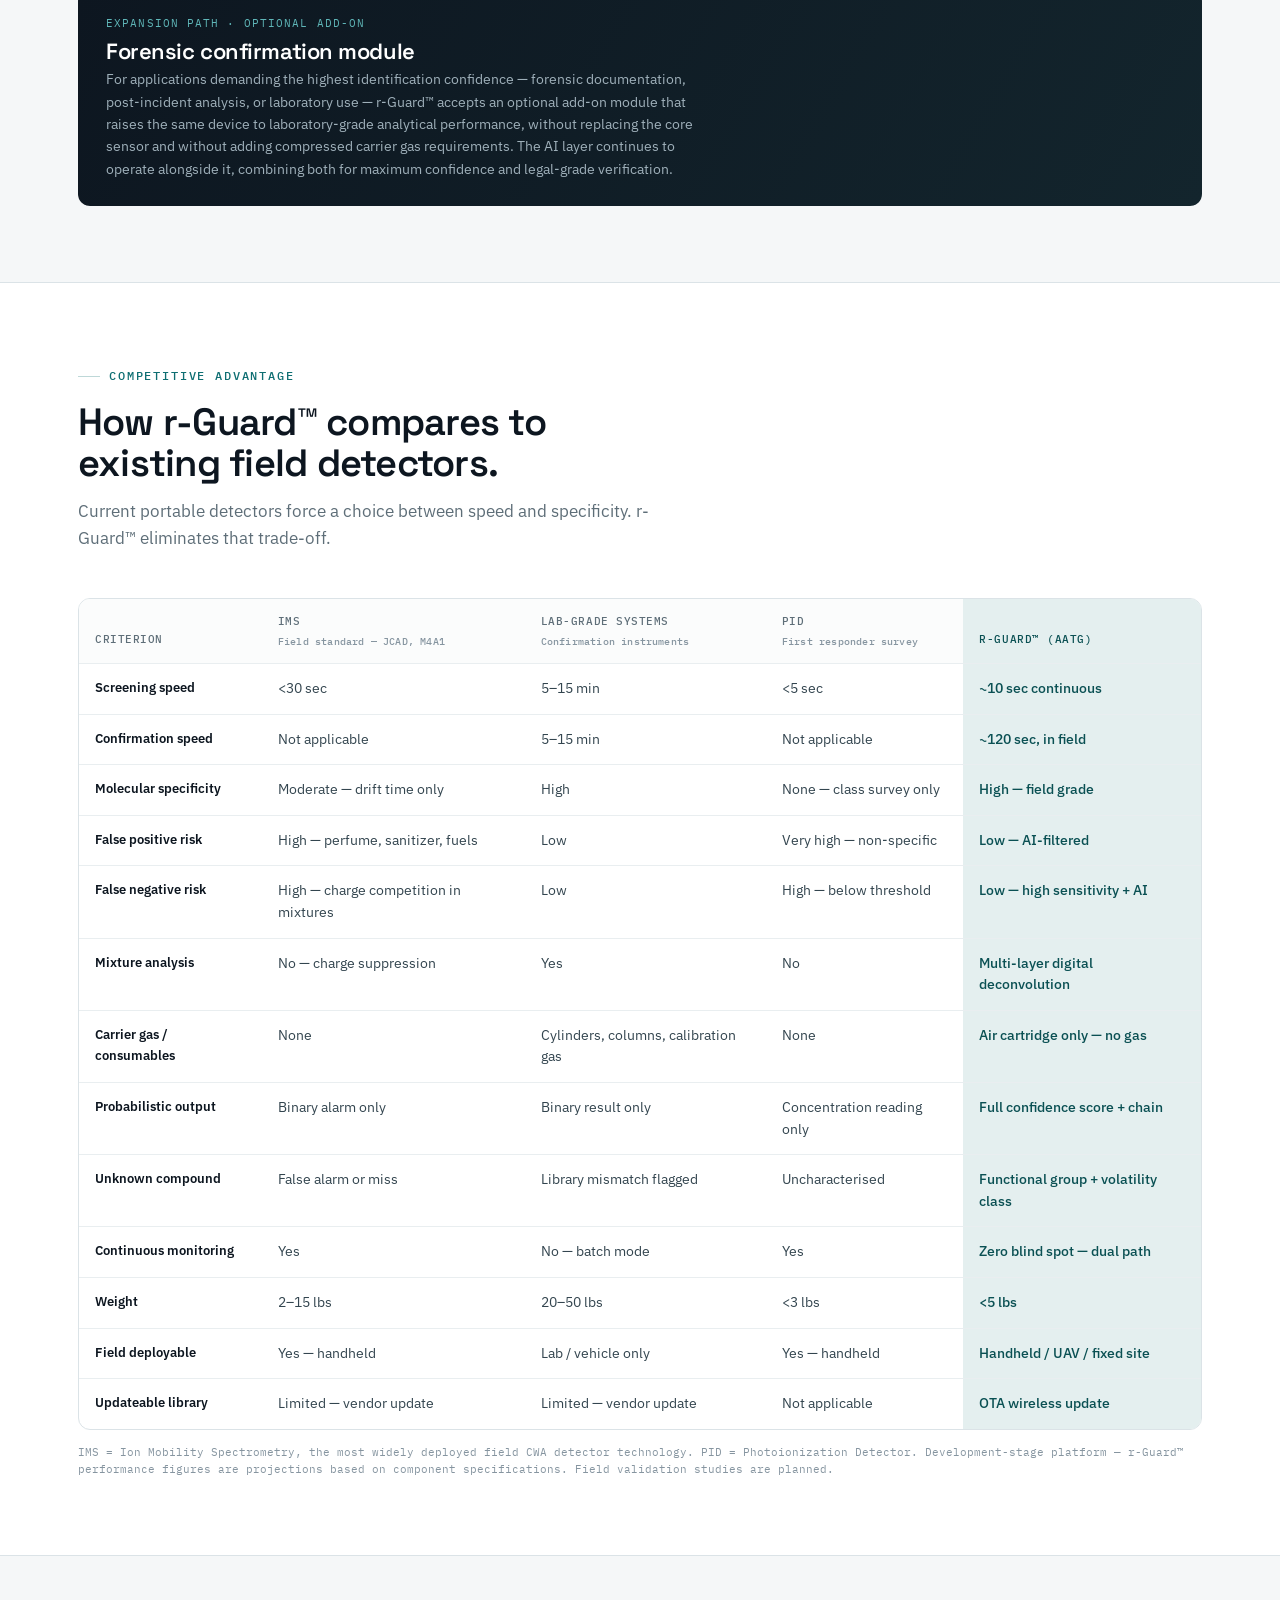
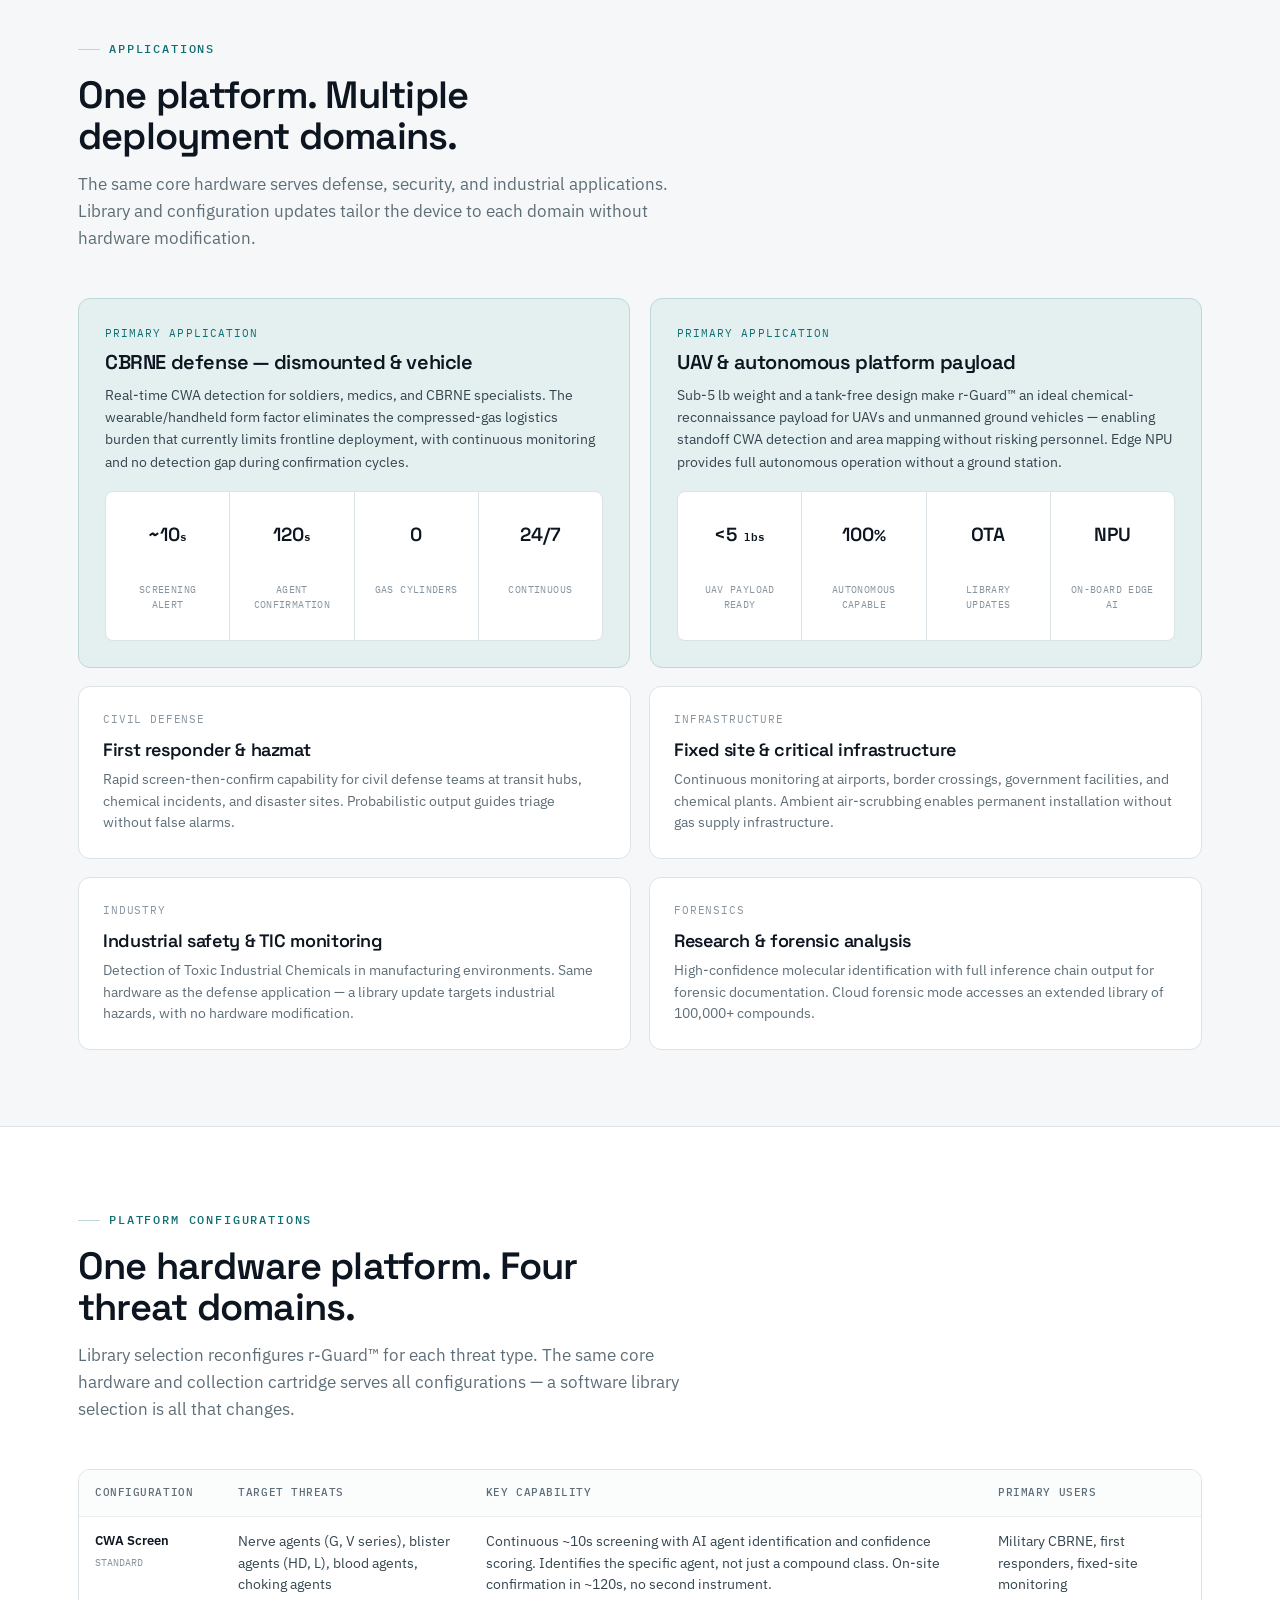
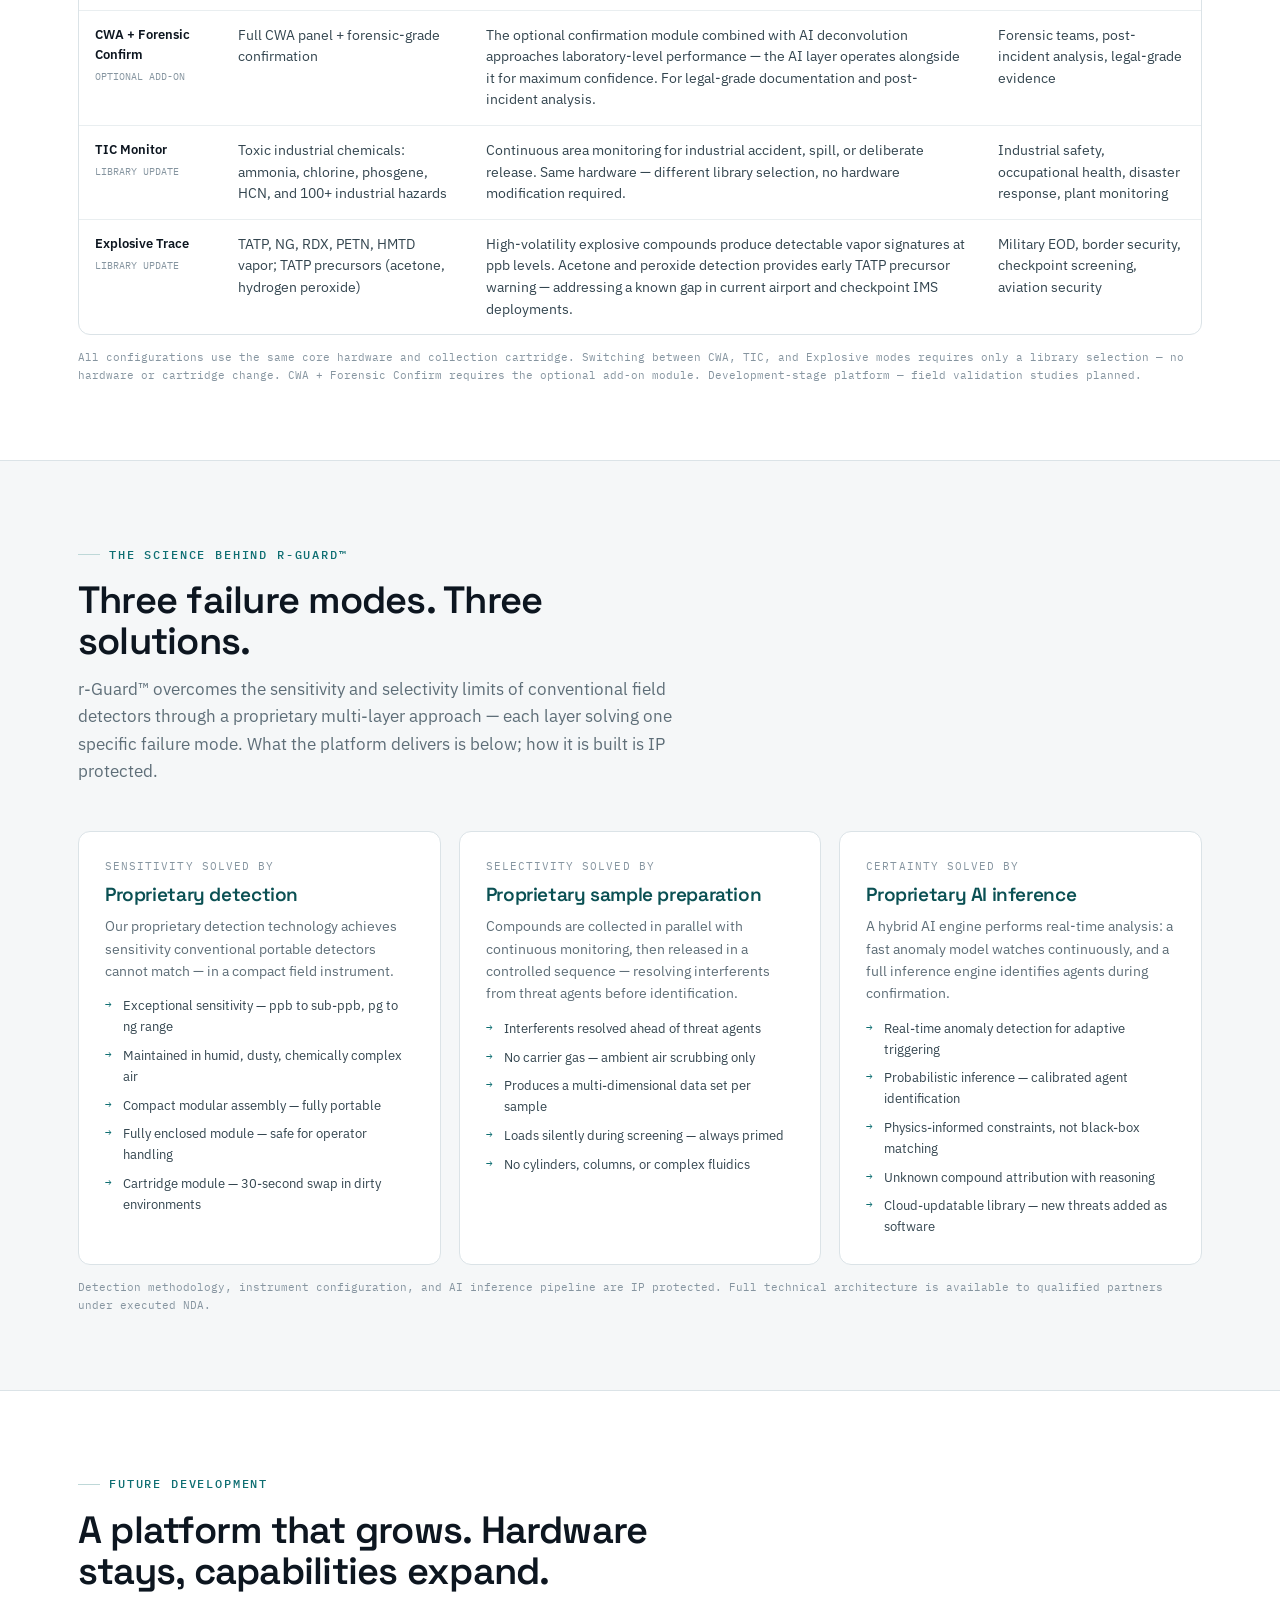
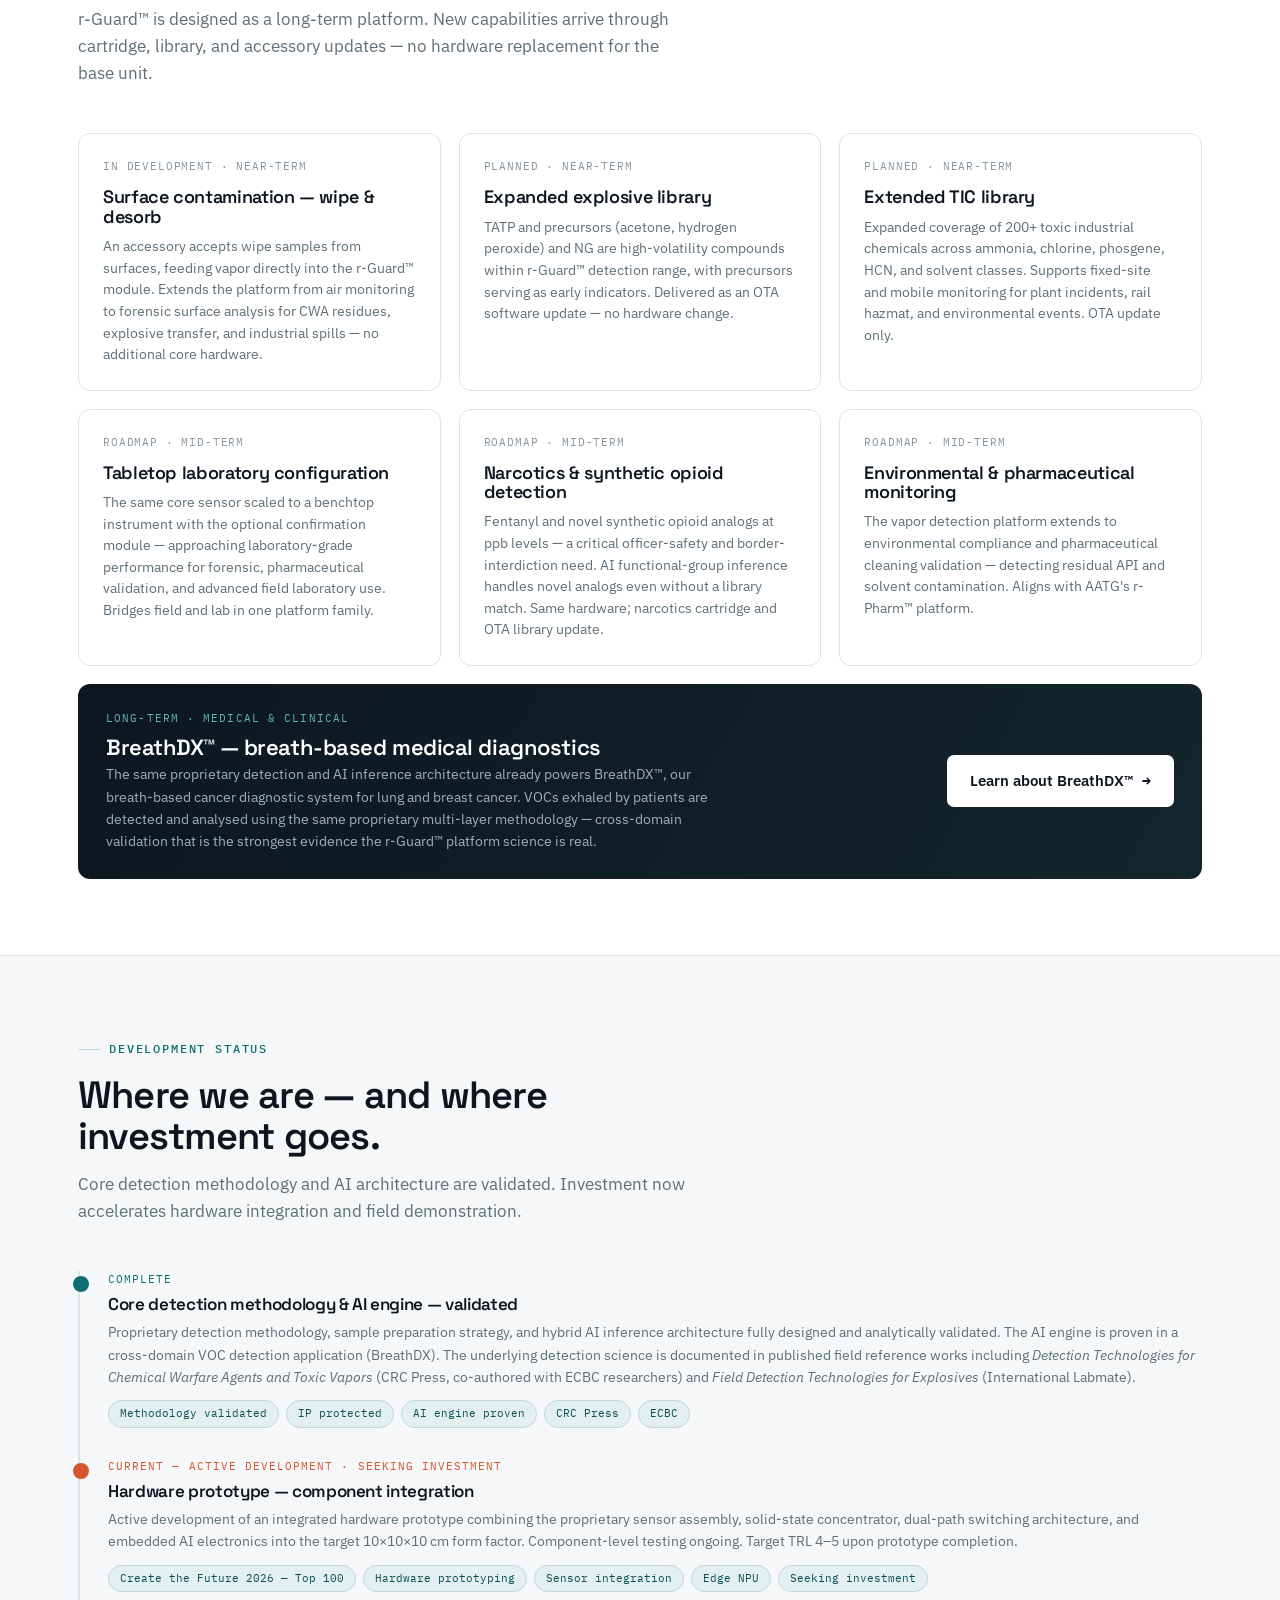
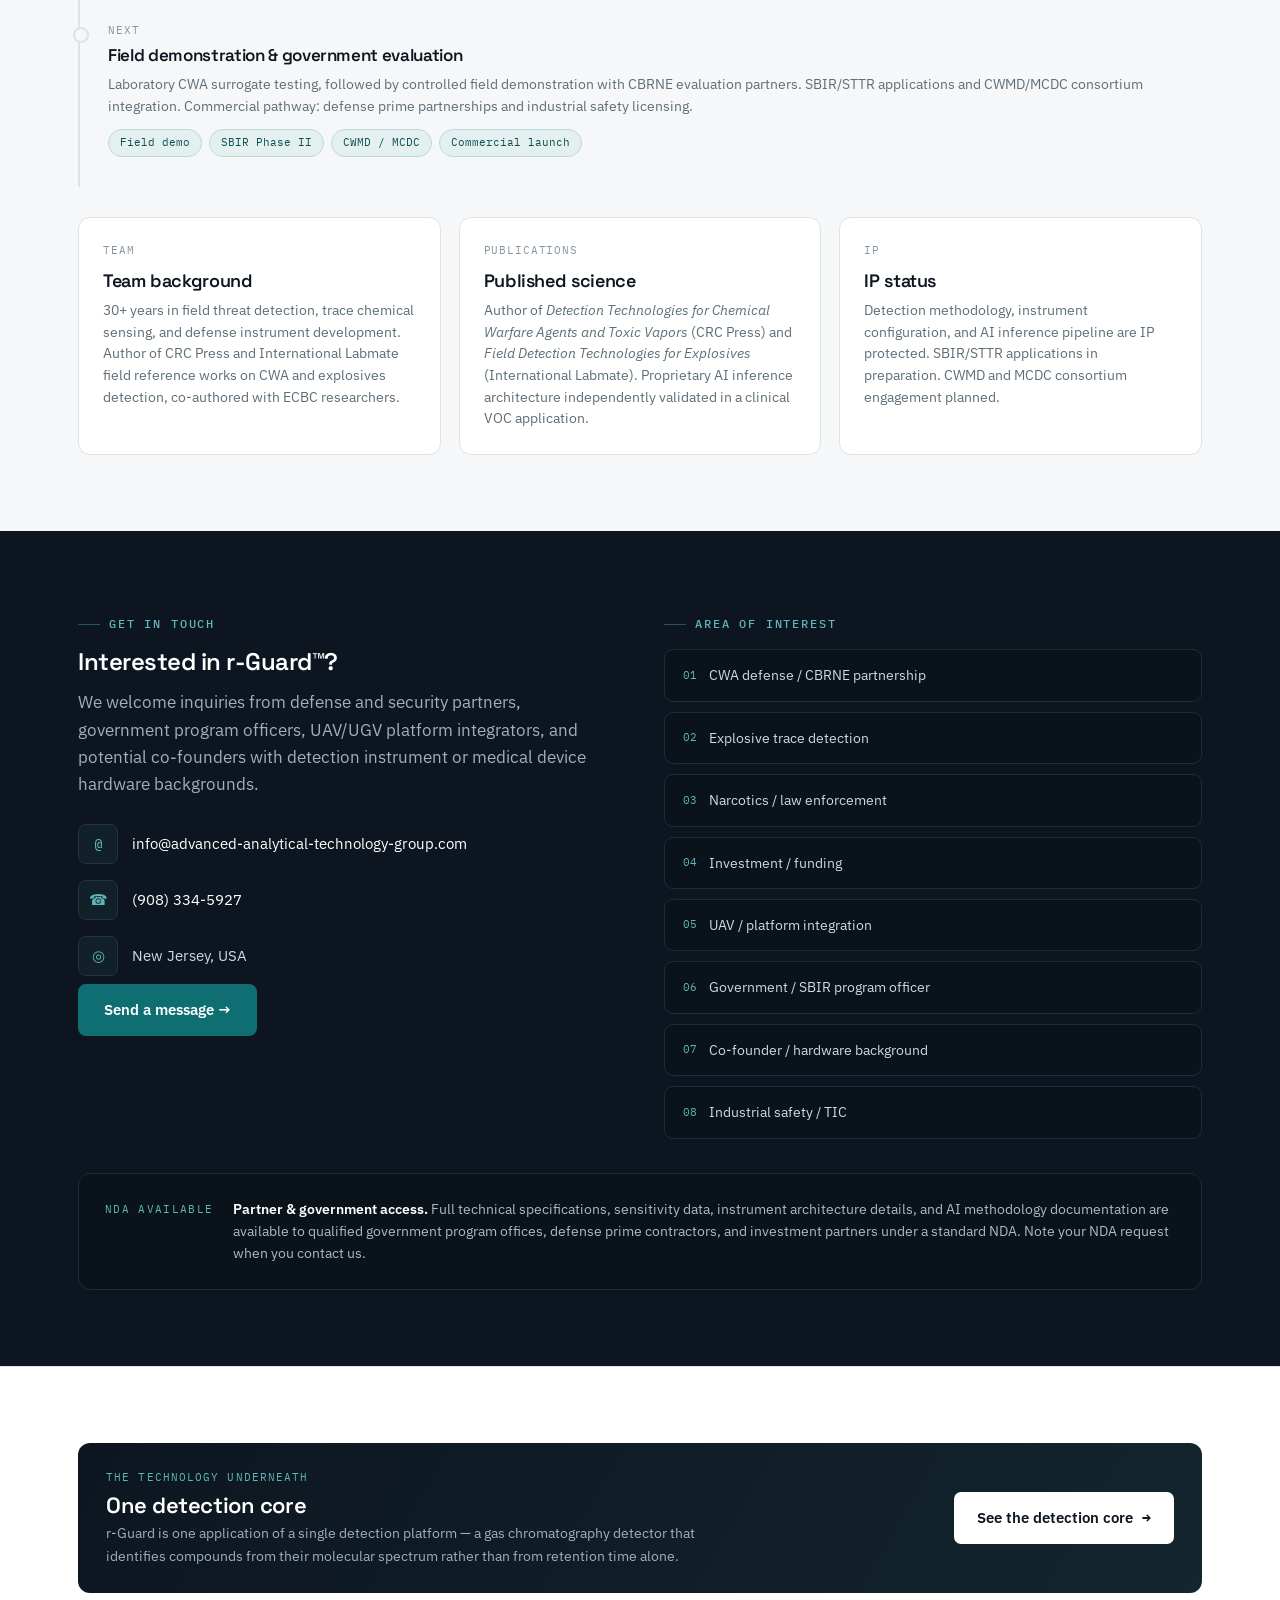
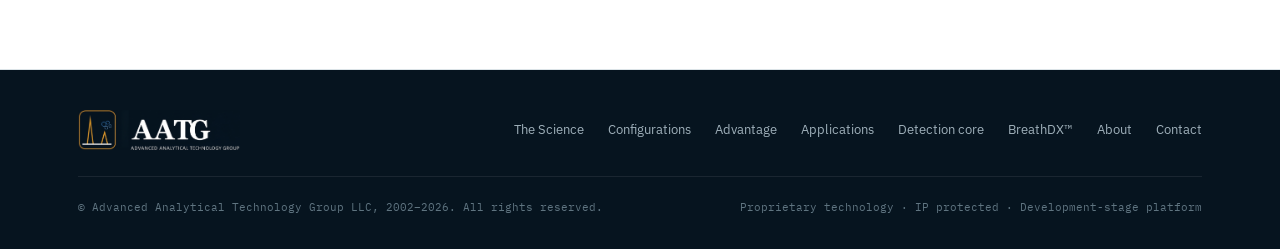
<file: r-guard.html>
<!DOCTYPE html>
<html lang="en">
<head>
<meta charset="UTF-8">
<meta name="viewport" content="width=device-width, initial-scale=1.0">
<title>r-Guard™ — Multi-Threat Vapor Detection Platform | AATG</title>
<meta name="description" content="r-Guard by AATG: a handheld, battery-powered multi-threat detector for chemical warfare agents, explosives, and toxic industrial chemicals. ~10s screening, ~120s on-site confirmation. No carrier gas. No radioactive source.">
<link rel="icon" type="image/png" href="images/favicon.png">
<link rel="preconnect" href="https://fonts.googleapis.com">
<link rel="preconnect" href="https://fonts.gstatic.com" crossorigin>
<link href="https://fonts.googleapis.com/css2?family=Space+Grotesk:wght@400;500;600;700&family=IBM+Plex+Sans:wght@400;500;600;700&family=IBM+Plex+Mono:wght@400;500;600&display=swap" rel="stylesheet">
<link rel="stylesheet" href="css/aatg.css">
<style>
/* r-guard page specifics */
.hero-g{padding:70px 0 40px}
.hero-grid{display:grid; grid-template-columns:1.05fr .95fr; gap:52px; align-items:center}
.hero-g h1{font-size:clamp(38px,5.2vw,60px); font-weight:600; letter-spacing:-.03em; margin:18px 0 0}
.hero-g h1 .u{color:var(--teal)}
.hero-g p.lede{font-size:17px; color:var(--body); margin:20px 0 26px; max-width:36em}
.hero-g p.lede b{color:var(--ink); font-weight:600}
.device-card{background:linear-gradient(160deg,#fff,#eef3f4); border:1px solid var(--line); border-radius:16px; padding:26px; box-shadow:var(--shadow); position:relative; overflow:hidden}
.device-card::before{content:""; position:absolute; inset:0; background:radial-gradient(120% 90% at 80% 0%, rgba(14,110,114,.09), transparent 60%)}
.device-card img{position:relative; width:100%; border-radius:8px}
.device-meta{display:flex; justify-content:space-between; align-items:flex-end; margin-top:16px; position:relative}
.device-meta .name{font-family:var(--display); font-weight:600; font-size:17px; color:var(--ink)}
.device-meta .role{font-family:var(--mono); font-size:11px; color:var(--faint); letter-spacing:.06em; text-transform:uppercase}

.modes-grid{display:grid; grid-template-columns:1fr 1fr; gap:22px}
.mode{border:1px solid var(--line); border-radius:12px; background:var(--panel); overflow:hidden}
.mode .mh{padding:20px 24px; border-bottom:1px solid var(--line-soft); background:var(--panel-2)}
.mode .mh .k{font-family:var(--mono); font-size:10.5px; letter-spacing:.1em; text-transform:uppercase; color:var(--teal); margin-bottom:8px}
.mode .mh h3{font-size:19px; margin-bottom:8px}
.mode .mh p{font-size:13.5px; color:var(--muted)}
.mode ol{list-style:none; padding:8px 24px 22px}
.mode ol li{display:grid; grid-template-columns:24px 1fr; gap:14px; padding:14px 0; border-bottom:1px solid var(--line-soft)}
.mode ol li:last-child{border-bottom:none}
.mode ol .n{font-family:var(--mono); font-size:12px; color:var(--teal)}
.mode ol b{display:block; font-size:14px; color:var(--ink); font-weight:600; margin-bottom:3px}
.mode ol span{font-size:13px; color:var(--muted)}

.adv-grid{display:grid; grid-template-columns:repeat(2,1fr); gap:18px}
.adv{border:1px solid var(--line); border-radius:12px; background:var(--panel); padding:22px; display:grid; grid-template-columns:64px 1fr; gap:18px}
.adv .big{font-family:var(--display); font-weight:600; font-size:22px; color:var(--teal); line-height:1.1; padding-top:2px}
.adv h3{font-size:16px; margin-bottom:8px}
.adv p{font-size:13.5px; color:var(--muted)}
.adv .vs{font-family:var(--mono); font-size:11px; color:var(--coral-deep); background:var(--coral-tint); border-radius:5px; padding:6px 10px; margin-top:12px; display:inline-block}

.sci-grid{display:grid; grid-template-columns:repeat(3,1fr); gap:18px}
.sci{border:1px solid var(--line); border-radius:12px; background:var(--panel); padding:26px}
.sci .k{font-family:var(--mono); font-size:10.5px; letter-spacing:.1em; text-transform:uppercase; color:var(--faint); margin-bottom:10px}
.sci h3{font-size:19px; color:var(--teal-deep); margin-bottom:10px}
.sci p{font-size:14px; color:var(--muted); margin-bottom:14px}
.sci ul{list-style:none; display:flex; flex-direction:column; gap:8px}
.sci li{font-size:13px; color:var(--body); padding-left:18px; position:relative}
.sci li::before{content:"→"; position:absolute; left:0; color:var(--teal); font-family:var(--mono); font-size:11px}

.apps-2{display:grid; grid-template-columns:1fr 1fr; gap:20px; margin-bottom:18px}
.appbox{border:1px solid var(--teal-line); border-radius:12px; background:var(--teal-tint); padding:26px}
.appbox .k{font-family:var(--mono); font-size:10.5px; letter-spacing:.1em; text-transform:uppercase; color:var(--teal); margin-bottom:10px}
.appbox h3{font-size:20px; margin-bottom:10px}
.appbox p{font-size:14px; color:var(--body); margin-bottom:18px}
@media(max-width:940px){.hero-grid,.modes-grid,.adv-grid,.sci-grid,.apps-2{grid-template-columns:1fr}.adv{grid-template-columns:48px 1fr}}
</style>
</head>
<body>

<header class="nav">
  <div class="nav-in">
    <a class="nav-logo" href="index.html"><img src="images/aatg_logo.png" alt="AATG — Advanced Analytical Technology Group"></a>
    <nav class="nav-links" id="navlinks">
      <a href="#problem">Problem</a>
      <a href="#advantage">Advantages</a>
      <a href="#modes">How It Works</a>
      <a href="#hardware">Hardware</a>
      <a href="#compare">vs. IMS</a>
      <a href="#configs">Configurations</a>
      <a href="#science">Science</a>
      <a href="#status">Status</a>
      <a href="gc-detector.html">Detection core</a>
      <a class="alt" href="index.html">BreathDX ↗</a>
      <a class="nav-cta" href="#contact">Contact</a>
    </nav>
    <button class="burger" id="burger" aria-label="Menu"><span></span></button>
  </div>
</header>

<!-- HERO -->
<section class="hero-g" id="top">
  <div class="wrap">
    <div class="hero-grid">
      <div>
        <span class="eyebrow">CBRN · Multi-threat platform</span>
        <h1>One instrument.<br><span class="u">Every vapor threat.</span></h1>
        <div class="tags" style="margin:22px 0 0">
          <span class="tag lead">Chemical Agents</span>
          <span class="tag lead">Explosives</span>
          <span class="tag">TIC / Industrial</span>
          <span class="tag">Narcotics</span>
        </div>
        <p class="lede">A solid-state, battery-powered multi-threat detector for CWAs, TICs, and explosives, built on <b>AATG's proprietary detection technology</b> with exceptional sensitivity (ppb to sub-ppb, pg to ng range). Seconds-level screening. 120-second on-site confirmation. <b>No carrier gas. No radioactive source. No second instrument.</b></p>
        <div style="display:flex; gap:13px; flex-wrap:wrap">
          <a class="btn btn-primary" href="#advantage">Our advantages <span class="ar">→</span></a>
          <a class="btn btn-ghost" href="#compare">Compare vs. IMS</a>
        </div>
      </div>
      <div>
        <div class="device-card">
          <span class="pill-live" style="position:absolute; top:18px; right:18px; z-index:3"><span class="pulse"></span>IN DEVELOPMENT</span>
          <img src="images/r-CWA-device.png" alt="r-Guard handheld multi-threat detector">
          <div class="device-meta">
            <div>
              <div class="name">r-Guard™</div>
              <div class="role">Handheld multi-threat detector</div>
            </div>
            <div style="text-align:right">
              <div class="mono" style="font-size:12px;color:var(--teal-deep);font-weight:500">&lt;5 lbs</div>
              <div class="mono" style="font-size:10px;color:var(--faint);text-transform:uppercase;letter-spacing:.06em">10×10×10 cm</div>
            </div>
          </div>
        </div>
      </div>
    </div>

    <div class="specrow rv" style="margin-top:40px">
      <div><div class="val">~10<small class="mono" style="font-size:12px"> s</small></div><div class="cap">Screening — continuous</div></div>
      <div><div class="val">120<small class="mono" style="font-size:12px"> s</small></div><div class="cap">On-site confirmation</div></div>
      <div><div class="val">ppb</div><div class="cap">To sub-ppb sensitivity</div></div>
      <div><div class="val">&lt;5<small class="mono" style="font-size:12px"> lbs</small></div><div class="cap">Handheld · UAV · fixed site</div></div>
    </div>

    <div class="ipband rv" style="margin-top:22px">
      <span class="k">⚠ IP PROTECTED</span>
      <p><b>Proprietary technology.</b> Detection methodology, instrument configuration, signal processing architecture, and AI inference pipeline are IP protected. Full technical specifications, sensitivity data, and system architecture are available to qualified government and industry partners under executed NDA. <a href="#contact">Request partner access →</a></p>
    </div>
  </div>
</section>

<!-- PROBLEM -->
<section id="problem" class="alt-bg">
  <div class="wrap">
    <div class="section-head">
      <span class="eyebrow">Problems we are resolving</span>
      <h2>What current field detectors cannot do — and we can.</h2>
      <p>Having worked in threat detection for close to 30 years, we understand the limitations operators live with daily. r-Guard™ was designed specifically to close every gap current technology leaves open.</p>
    </div>
    <div class="prob-list">
      <div class="prob rv">
        <div class="idx">01</div>
        <div><h3>IMS — the standard, with critical limitations</h3><p class="p-old">Ion Mobility Spectrometry dominates field CWA detection, but its limits are well documented: poor resolution and peak shifting drive false negatives, <b>charge competition</b> in mixed vapor suppresses target agents, <b>high humidity</b> degrades performance exactly when reliability matters, and the <b>radioactive Ni-63 source</b> adds handling, transport, and disposal constraints.</p></div>
        <div class="p-fix"><span class="lbl">r-Guard approach</span>AI deconvolution identifies specific agents in complex mixtures. <b>No radioactive source. No charge-competition failure mode</b> — it does not apply to our detection principle. Probabilistic confidence scores replace binary alarms, cutting both false positive and false negative rates.</div>
      </div>
      <div class="prob rv">
        <div class="idx">02</div>
        <div><h3>Binary output — alarm or silence, nothing more</h3><p class="p-old">Most field detectors give a threshold alarm: positive or negative, a compound class at best. They cannot quantify confidence, report concentration, or tell a strong interferent from a genuine threat. In high-stakes scenarios, a wrong answer is as dangerous as no answer.</p></div>
        <div class="p-fix"><span class="lbl">r-Guard approach</span><b>Specific agent identification with a probabilistic confidence score</b> — not just a class name. Concentration estimate and full inference chain provided. The operator knows not just "what" but "how certain."</div>
      </div>
      <div class="prob rv">
        <div class="idx">03</div>
        <div><h3>Unknown threats produce no actionable information</h3><p class="p-old">Deployed detectors only identify what is already in their library. A novel synthetic agent, new precursor, or unknown industrial chemical produces a forced false match or silence. As adversarial chemistry evolves, this gap widens — and adding a substance takes a vendor update cycle measured in months.</p></div>
        <div class="p-fix"><span class="lbl">r-Guard approach</span><b>Molecular signature analysis</b> infers probable functional groups, volatility behaviour, and likely chemical class. Unknown alarms arrive with intelligence, not silence — and new threats are added by <b>wireless OTA update</b>.</div>
      </div>
      <div class="prob rv">
        <div class="idx">04</div>
        <div><h3>Detection blind spots during analysis cycles</h3><p class="p-old">Traditional systems are effectively blind while analyzing. Lab-style instruments cannot monitor the air stream while processing a sample; IMS units have maintenance windows where monitoring stops. Against a second release or a moving plume, a 30-second gap can be operationally decisive.</p></div>
        <div class="p-fix"><span class="lbl">r-Guard approach</span><b>Continuous monitoring with no detection gaps.</b> One sensor path monitors while the other prepares or purges, returning to monitoring within seconds of confirmation. The adaptive AI trigger primes the system silently during screening, so confirmation is always instantly ready.</div>
      </div>
      <div class="prob rv">
        <div class="idx">05</div>
        <div><h3>Logistics burden limits field deployability</h3><p class="p-old">Lab-grade confirmation instruments need <b>compressed carrier gas cylinders</b>, high-vacuum pumps, and significant power. IMS units carry <b>radioactive Ni-63 sources</b> subject to transport restrictions. For dismounted soldiers, UAV payloads, or resource-constrained responders, field confirmation simply does not exist.</p></div>
        <div class="p-fix"><span class="lbl">r-Guard approach</span><b>Tank-free. Source-free. Battery-powered.</b> No compressed gas, no radioactive material, no vacuum pump. One replaceable air-scrubbing cartridge lasts hundreds of operating hours. Fits in a sling bag. Mounts on a UAV.</div>
      </div>
      <div class="prob rv">
        <div class="idx">06</div>
        <div><h3>Confirmation is slow and needs a second instrument</h3><p class="p-old">When IMS alarms, the operator cannot confirm in the field — verification means a separate lab or vehicle-mounted instrument needing carrier gas, vacuum, and power. Analysis takes <b>5–15 minutes</b>, during which exposure continues. The gap between fast alarm and confirmed identification has never been closed in one portable instrument.</p></div>
        <div class="p-fix"><span class="lbl">r-Guard approach</span><b>Screen and confirm in one device, on site.</b> ~10-second screening, ~120-second confirmation. No second instrument, no laboratory, no waiting — the decision cycle closes at the point of exposure, for the first time in a handheld package.</div>
      </div>
    </div>
    <div class="ipband rv" style="margin-top:30px">
      <span class="k">VALIDATED SCIENCE</span>
      <p><b>Built on validated science and engineering — not unsubstantiated claims.</b> The detection principle and methodology underpinning r-Guard™ are grounded in extensive research and engineering development in related fields, including trace vapor detection and probabilistic chemical identification, and in published field reference works co-authored with researchers at Edgewood Chemical Biological Center (ECBC). The proprietary AI inference architecture has been independently validated in a demanding clinical VOC detection application.</p>
    </div>
  </div>
</section>

<!-- ADVANTAGES -->
<section id="advantage">
  <div class="wrap">
    <div class="section-head">
      <span class="eyebrow">Performance advantages</span>
      <h2>Seven capabilities no current field detector offers.</h2>
      <p>Each addresses a documented limitation of current detectors — especially the widely deployed IMS-based systems — and the confirmation gap never closed in a single portable instrument.</p>
    </div>
    <div class="adv-grid">
      <div class="adv rv"><div class="big">Low</div><div><h3>Both false positive AND false negative rates reduced</h3><p>Proprietary AI combined with molecular-level identification outputs confidence scores, not binary alarms, and distinguishes target agents from interferents in complex mixtures. Charge competition — the primary IMS failure mode causing false negatives in mixed environments — does not apply to our detection principle.</p><span class="vs">IMS: high false positive AND false negative risk</span></div></div>
      <div class="adv rv"><div class="big">ppb</div><div><h3>Exceptional sensitivity in real field conditions</h3><p>Proprietary detection technology delivers ppb to sub-ppb (pg to ng range) sensitivity in a compact field instrument — maintained in humid, dusty, and chemically complex environments where IMS degrades significantly. Key for high-volatility explosive vapors such as TATP and NG, and precursors including acetone and hydrogen peroxide.</p><span class="vs">IMS sensitivity degrades with humidity &amp; interferents</span></div></div>
      <div class="adv rv"><div class="big">1</div><div><h3>Screen AND confirm on site — one device</h3><p>~10s screening and ~120s full agent confirmation in one handheld unit. Eliminates the confirmation gap that forces operators to choose between fast-but-unreliable and accurate-but-absent. No second instrument. No laboratory. No waiting.</p><span class="vs">IMS + lab-grade instrument required today</span></div></div>
      <div class="adv rv"><div class="big">?</div><div><h3>Unknown compounds characterised — not just flagged</h3><p>For compounds in no library, r-Guard™ performs molecular signature analysis: characteristic features map to functional groups (organophosphate, C=O carbonyl, C-H, halide class), and volatility behaviour further resolves components. Together these let the AI infer probable chemical class and — often — a reasoned estimate of the specific compound, without a library match.</p><span class="vs">Current detectors: unknown = silence or forced false match</span></div></div>
      <div class="adv rv"><div class="big">ID</div><div><h3>Specific agent ID with confidence — not just a class</h3><p>Some IMS systems report agent names, but with far higher false identification rates in complex environments where charge competition corrupts the result. r-Guard™ identifies individual molecules with high precision, providing the specific agent name alongside a calibrated confidence score and a full inference chain the operator can evaluate.</p><span class="vs">IMS: class-level or unreliable specific ID</span></div></div>
      <div class="adv rv"><div class="big">0</div><div><h3>No radioactive source, carrier gas, or vacuum pump</h3><p>No Ni-63 source — no radioactive handling, transport restrictions, or disposal. No compressed gas cylinders. No high-vacuum pump. One replaceable air-scrubbing cartridge, used to clean the system when needed, is the only consumable — lasting hundreds of operational hours.</p><span class="vs">IMS: Ni-63 source. Lab-grade: carrier gas + vacuum</span></div></div>
      <div class="adv rv"><div class="big">OTA</div><div><h3>New threats added as a wireless update</h3><p>New AI models and threat libraries are pushed wirelessly to all deployed devices simultaneously. As novel agents, precursors, and emerging threats appear, the entire sensor fleet updates at software speed — no hardware recalls, no field modifications, no vendor cycle measured in months.</p><span class="vs">Current systems: vendor hardware update required</span></div></div>
    </div>
  </div>
</section>

<!-- MODES -->
<section id="modes" class="alt-bg">
  <div class="wrap">
    <div class="section-head">
      <span class="eyebrow">Operating modes</span>
      <h2>Always watching. Instantly ready to confirm.</h2>
      <p>Two adaptive modes run in concert — continuous monitoring transitions seamlessly to active high-resolution confirmation without user intervention.</p>
    </div>
    <div class="modes-grid">
      <div class="mode rv">
        <div class="mh">
          <div class="k">● Screening mode — continuous</div>
          <h3>Continuous monitoring</h3>
          <p>Ambient air flows continuously through the detection module. The AI monitors the real-time stream at low power, establishing a dynamic baseline and alarming fast on high-concentration threats.</p>
        </div>
        <ol>
          <li><span class="n">01</span><div><b>Low-power continuous airflow</b><span>A micro-pump draws ambient air through the module continuously at low flow rate — battery-conserving baseline operation.</span></div></li>
          <li><span class="n">02</span><div><b>AI real-time monitoring</b><span>The proprietary AI model monitors every detection cycle (~10 seconds). Atmospheric reference features provide an internal calibration standard — no external reference gas needed.</span></div></li>
          <li><span class="n">03</span><div><b>Sample concentrator silently loading</b><span>The concentrator collects in the background during monitoring, so confirmation is always primed and ready.</span></div></li>
          <li><span class="n">04</span><div><b>Instant high-concentration alarm</b><span>Lethal-concentration threats detected in under 1 second. The UI transitions to Yellow (suspicious) or Red (confirmed threat).</span></div></li>
        </ol>
      </div>
      <div class="mode rv">
        <div class="mh">
          <div class="k">▲ Confirmation mode — AI or user triggered</div>
          <h3>High-resolution active analysis</h3>
          <p>Triggered automatically when the AI detects a statistically significant deviation, or manually by the operator. The AI inference engine runs full multi-variate analysis, with a result in ~120 seconds.</p>
        </div>
        <ol>
          <li><span class="n">01</span><div><b>Pump ramps to high flow</b><span>Airflow increases for maximum throughput. The AI continues monitoring on the second sensor path while the first enters confirmation.</span></div></li>
          <li><span class="n">02</span><div><b>Controlled sample release</b><span>The concentrator releases collected compounds in a controlled sequence by volatility class — interferents first, agents later — generating a multi-dimensional data set.</span></div></li>
          <li><span class="n">03</span><div><b>AI multi-variate analysis</b><span>The inference engine fuses detection and sample metadata. Physics-informed constraints prevent false identification, and confidence intervals are computed for each candidate agent.</span></div></li>
          <li><span class="n">04</span><div><b>Result and purge</b><span>Agent identity, concentration estimate, and confidence score displayed. The module is purged with dry scrubbed air and returns to Screening Mode.</span></div></li>
        </ol>
      </div>
    </div>
    <div class="ipband rv" style="margin-top:22px">
      <span class="k">ADAPTIVE TRIGGER</span>
      <p><b>Context-aware sampling.</b> When the AI detects a slight deviation — before any agent is identified — the system silently ramps the pump, increases integration time, and primes for confirmation. This "pre-discovery" state maximises data collection during the critical window between "something is present" and "agent confirmed," without triggering a false alarm. Confirmation is only declared at high statistical confidence. The approach roughly doubles effective battery life versus continuous high-power operation, while ensuring no trace event is missed.</p>
    </div>
  </div>
</section>

<!-- HARDWARE -->
<section id="hardware">
  <div class="wrap">
    <div class="section-head">
      <span class="eyebrow">Hardware</span>
      <h2>Lunchbox-sized. Lab-grade sensitive.</h2>
      <p>Designed from the ground up for field deployment — not adapted from laboratory equipment. Every component choice reduces size, weight, power, and logistics burden.</p>
    </div>
    <div class="specrow rv" style="margin-bottom:22px">
      <div><div class="val">10³<small class="mono" style="font-size:11px"> cm</small></div><div class="cap">10×10×10 form factor</div></div>
      <div><div class="val">&lt;5<small class="mono" style="font-size:12px"> lbs</small></div><div class="cap">Total system weight</div></div>
      <div><div class="val">Full<small class="mono" style="font-size:12px"> shift</small></div><div class="cap">Battery life · USB-C PD</div></div>
      <div><div class="val">0</div><div class="cap">Consumable gases</div></div>
    </div>
    <div class="grid-3">
      <div class="card rv"><div class="k">Module</div><h3>Cartridge-style sensor module</h3><p>The sensor assembly is pre-aligned in a kinematic-mount sleeve. A contaminated or degraded module swaps in under 30 seconds with no realignment. On-cartridge memory stores the sensor baseline for instant AI recalibration.</p></div>
      <div class="card rv"><div class="k">Architecture</div><h3>Dual-path, zero-blind-spot design</h3><p>Two independent sensor paths operated via proprietary switching architecture. One path monitors continuously while the other purges — no detection gaps during cleaning cycles, critical in dynamic threat environments.</p></div>
      <div class="card rv"><div class="k">Sample handling</div><h3>Solid-state sample concentrator</h3><p>A compact solid-state trap collects and concentrates the sample stream continuously in the background. Controlled release resolves components by volatility class, and the integrated heater doubles as the purge cycle.</p></div>
      <div class="card rv"><div class="k">Consumable</div><h3>Ambient air-scrubbing system</h3><p>A replaceable cartridge — HEPA filter, molecular sieve desiccant, and activated carbon — provides clean dry air for purge cycles, eliminating compressed gas cylinders entirely. Replacement interval: hundreds of operating hours.</p></div>
      <div class="card rv"><div class="k">Interface</div><h3>Adaptive UI — green / yellow / red</h3><p>A three-state display reflects real-time AI confidence. Green: clean baseline. Yellow: suspicious deviation, actively investigating. Red: agent confirmed with identity and confidence score. Manual override enables operator-controlled thresholds.</p></div>
      <div class="card rv"><div class="k">Compute</div><h3>Connectivity &amp; edge processing</h3><p>An on-board NPU provides full offline capability for life-safety alarming. Optional Bluetooth/Wi-Fi bridge for data logging, remote monitoring, and cloud forensic library access. No network dependency for core function.</p></div>
    </div>
    <div class="guard-strip rv" style="margin-top:20px">
      <div class="gt">
        <div class="k">Expansion path · optional add-on</div>
        <h3>Forensic confirmation module</h3>
        <p>For applications demanding the highest identification confidence — forensic documentation, post-incident analysis, or laboratory use — r-Guard™ accepts an optional add-on module that raises the same device to laboratory-grade analytical performance, without replacing the core sensor and without adding compressed carrier gas requirements. The AI layer continues to operate alongside it, combining both for maximum confidence and legal-grade verification.</p>
      </div>
    </div>
  </div>
</section>

<!-- COMPARE -->
<section id="compare" class="alt-bg">
  <div class="wrap">
    <div class="section-head">
      <span class="eyebrow">Competitive advantage</span>
      <h2>How r-Guard™ compares to existing field detectors.</h2>
      <p>Current portable detectors force a choice between speed and specificity. r-Guard™ eliminates that trade-off.</p>
    </div>
    <div class="cmp-wrap rv">
      <table class="cmp">
        <thead><tr>
          <th>Criterion</th>
          <th>IMS<small>Field standard — JCAD, M4A1</small></th>
          <th>Lab-grade systems<small>Confirmation instruments</small></th>
          <th>PID<small>First responder survey</small></th>
          <th class="us">r-Guard™ (AATG)</th>
        </tr></thead>
        <tbody>
          <tr><th>Screening speed</th><td>&lt;30 sec</td><td>5–15 min</td><td>&lt;5 sec</td><td class="us">~10 sec continuous</td></tr>
          <tr><th>Confirmation speed</th><td>Not applicable</td><td>5–15 min</td><td>Not applicable</td><td class="us">~120 sec, in field</td></tr>
          <tr><th>Molecular specificity</th><td>Moderate — drift time only</td><td>High</td><td>None — class survey only</td><td class="us">High — field grade</td></tr>
          <tr><th>False positive risk</th><td>High — perfume, sanitizer, fuels</td><td>Low</td><td>Very high — non-specific</td><td class="us">Low — AI-filtered</td></tr>
          <tr><th>False negative risk</th><td>High — charge competition in mixtures</td><td>Low</td><td>High — below threshold</td><td class="us">Low — high sensitivity + AI</td></tr>
          <tr><th>Mixture analysis</th><td>No — charge suppression</td><td>Yes</td><td>No</td><td class="us">Multi-layer digital deconvolution</td></tr>
          <tr><th>Carrier gas / consumables</th><td>None</td><td>Cylinders, columns, calibration gas</td><td>None</td><td class="us">Air cartridge only — no gas</td></tr>
          <tr><th>Probabilistic output</th><td>Binary alarm only</td><td>Binary result only</td><td>Concentration reading only</td><td class="us">Full confidence score + chain</td></tr>
          <tr><th>Unknown compound</th><td>False alarm or miss</td><td>Library mismatch flagged</td><td>Uncharacterised</td><td class="us">Functional group + volatility class</td></tr>
          <tr><th>Continuous monitoring</th><td>Yes</td><td>No — batch mode</td><td>Yes</td><td class="us">Zero blind spot — dual path</td></tr>
          <tr><th>Weight</th><td>2–15 lbs</td><td>20–50 lbs</td><td>&lt;3 lbs</td><td class="us">&lt;5 lbs</td></tr>
          <tr><th>Field deployable</th><td>Yes — handheld</td><td>Lab / vehicle only</td><td>Yes — handheld</td><td class="us">Handheld / UAV / fixed site</td></tr>
          <tr><th>Updateable library</th><td>Limited — vendor update</td><td>Limited — vendor update</td><td>Not applicable</td><td class="us">OTA wireless update</td></tr>
        </tbody>
      </table>
    </div>
    <p class="foot-note">IMS = Ion Mobility Spectrometry, the most widely deployed field CWA detector technology. PID = Photoionization Detector. Development-stage platform — r-Guard™ performance figures are projections based on component specifications. Field validation studies are planned.</p>
  </div>
</section>

<!-- APPLICATIONS -->
<section id="applications">
  <div class="wrap">
    <div class="section-head">
      <span class="eyebrow">Applications</span>
      <h2>One platform. Multiple deployment domains.</h2>
      <p>The same core hardware serves defense, security, and industrial applications. Library and configuration updates tailor the device to each domain without hardware modification.</p>
    </div>
    <div class="apps-2">
      <div class="appbox rv">
        <div class="k">Primary application</div>
        <h3>CBRNE defense — dismounted &amp; vehicle</h3>
        <p>Real-time CWA detection for soldiers, medics, and CBRNE specialists. The wearable/handheld form factor eliminates the compressed-gas logistics burden that currently limits frontline deployment, with continuous monitoring and no detection gap during confirmation cycles.</p>
        <div class="specrow"><div><div class="val">~10<small class="mono" style="font-size:11px">s</small></div><div class="cap">Screening alert</div></div><div><div class="val">120<small class="mono" style="font-size:11px">s</small></div><div class="cap">Agent confirmation</div></div><div><div class="val">0</div><div class="cap">Gas cylinders</div></div><div><div class="val">24/7</div><div class="cap">Continuous</div></div></div>
      </div>
      <div class="appbox rv">
        <div class="k">Primary application</div>
        <h3>UAV &amp; autonomous platform payload</h3>
        <p>Sub-5 lb weight and a tank-free design make r-Guard™ an ideal chemical-reconnaissance payload for UAVs and unmanned ground vehicles — enabling standoff CWA detection and area mapping without risking personnel. Edge NPU provides full autonomous operation without a ground station.</p>
        <div class="specrow"><div><div class="val">&lt;5<small class="mono" style="font-size:11px"> lbs</small></div><div class="cap">UAV payload ready</div></div><div><div class="val">100<small>%</small></div><div class="cap">Autonomous capable</div></div><div><div class="val">OTA</div><div class="cap">Library updates</div></div><div><div class="val">NPU</div><div class="cap">On-board edge AI</div></div></div>
      </div>
    </div>
    <div class="grid-2">
      <div class="card rv"><div class="k">Civil defense</div><h3>First responder &amp; hazmat</h3><p>Rapid screen-then-confirm capability for civil defense teams at transit hubs, chemical incidents, and disaster sites. Probabilistic output guides triage without false alarms.</p></div>
      <div class="card rv"><div class="k">Infrastructure</div><h3>Fixed site &amp; critical infrastructure</h3><p>Continuous monitoring at airports, border crossings, government facilities, and chemical plants. Ambient air-scrubbing enables permanent installation without gas supply infrastructure.</p></div>
      <div class="card rv"><div class="k">Industry</div><h3>Industrial safety &amp; TIC monitoring</h3><p>Detection of Toxic Industrial Chemicals in manufacturing environments. Same hardware as the defense application — a library update targets industrial hazards, with no hardware modification.</p></div>
      <div class="card rv"><div class="k">Forensics</div><h3>Research &amp; forensic analysis</h3><p>High-confidence molecular identification with full inference chain output for forensic documentation. Cloud forensic mode accesses an extended library of 100,000+ compounds.</p></div>
    </div>
  </div>
</section>

<!-- CONFIGS -->
<section id="configs" class="alt-bg">
  <div class="wrap">
    <div class="section-head">
      <span class="eyebrow">Platform configurations</span>
      <h2>One hardware platform. Four threat domains.</h2>
      <p>Library selection reconfigures r-Guard™ for each threat type. The same core hardware and collection cartridge serves all configurations — a software library selection is all that changes.</p>
    </div>
    <div class="cmp-wrap rv">
      <table class="cmp">
        <thead><tr><th>Configuration</th><th>Target threats</th><th>Key capability</th><th>Primary users</th></tr></thead>
        <tbody>
          <tr>
            <th>CWA Screen<br><span class="mono" style="font-size:10px;color:var(--faint);font-weight:400">STANDARD</span></th>
            <td>Nerve agents (G, V series), blister agents (HD, L), blood agents, choking agents</td>
            <td>Continuous ~10s screening with AI agent identification and confidence scoring. Identifies the specific agent, not just a compound class. On-site confirmation in ~120s, no second instrument.</td>
            <td>Military CBRNE, first responders, fixed-site monitoring</td>
          </tr>
          <tr>
            <th>CWA + Forensic Confirm<br><span class="mono" style="font-size:10px;color:var(--faint);font-weight:400">OPTIONAL ADD-ON</span></th>
            <td>Full CWA panel + forensic-grade confirmation</td>
            <td>The optional confirmation module combined with AI deconvolution approaches laboratory-level performance — the AI layer operates alongside it for maximum confidence. For legal-grade documentation and post-incident analysis.</td>
            <td>Forensic teams, post-incident analysis, legal-grade evidence</td>
          </tr>
          <tr>
            <th>TIC Monitor<br><span class="mono" style="font-size:10px;color:var(--faint);font-weight:400">LIBRARY UPDATE</span></th>
            <td>Toxic industrial chemicals: ammonia, chlorine, phosgene, HCN, and 100+ industrial hazards</td>
            <td>Continuous area monitoring for industrial accident, spill, or deliberate release. Same hardware — different library selection, no hardware modification required.</td>
            <td>Industrial safety, occupational health, disaster response, plant monitoring</td>
          </tr>
          <tr>
            <th>Explosive Trace<br><span class="mono" style="font-size:10px;color:var(--faint);font-weight:400">LIBRARY UPDATE</span></th>
            <td>TATP, NG, RDX, PETN, HMTD vapor; TATP precursors (acetone, hydrogen peroxide)</td>
            <td>High-volatility explosive compounds produce detectable vapor signatures at ppb levels. Acetone and peroxide detection provides early TATP precursor warning — addressing a known gap in current airport and checkpoint IMS deployments.</td>
            <td>Military EOD, border security, checkpoint screening, aviation security</td>
          </tr>
        </tbody>
      </table>
    </div>
    <p class="foot-note">All configurations use the same core hardware and collection cartridge. Switching between CWA, TIC, and Explosive modes requires only a library selection — no hardware or cartridge change. CWA + Forensic Confirm requires the optional add-on module. Development-stage platform — field validation studies planned.</p>
  </div>
</section>

<!-- SCIENCE -->
<section id="science">
  <div class="wrap">
    <div class="section-head">
      <span class="eyebrow">The science behind r-Guard™</span>
      <h2>Three failure modes. Three solutions.</h2>
      <p>r-Guard™ overcomes the sensitivity and selectivity limits of conventional field detectors through a proprietary multi-layer approach — each layer solving one specific failure mode. What the platform delivers is below; how it is built is IP protected.</p>
    </div>
    <div class="sci-grid">
      <div class="sci rv">
        <div class="k">Sensitivity solved by</div>
        <h3>Proprietary detection</h3>
        <p>Our proprietary detection technology achieves sensitivity conventional portable detectors cannot match — in a compact field instrument.</p>
        <ul>
          <li>Exceptional sensitivity — ppb to sub-ppb, pg to ng range</li>
          <li>Maintained in humid, dusty, chemically complex air</li>
          <li>Compact modular assembly — fully portable</li>
          <li>Fully enclosed module — safe for operator handling</li>
          <li>Cartridge module — 30-second swap in dirty environments</li>
        </ul>
      </div>
      <div class="sci rv">
        <div class="k">Selectivity solved by</div>
        <h3>Proprietary sample preparation</h3>
        <p>Compounds are collected in parallel with continuous monitoring, then released in a controlled sequence — resolving interferents from threat agents before identification.</p>
        <ul>
          <li>Interferents resolved ahead of threat agents</li>
          <li>No carrier gas — ambient air scrubbing only</li>
          <li>Produces a multi-dimensional data set per sample</li>
          <li>Loads silently during screening — always primed</li>
          <li>No cylinders, columns, or complex fluidics</li>
        </ul>
      </div>
      <div class="sci rv">
        <div class="k">Certainty solved by</div>
        <h3>Proprietary AI inference</h3>
        <p>A hybrid AI engine performs real-time analysis: a fast anomaly model watches continuously, and a full inference engine identifies agents during confirmation.</p>
        <ul>
          <li>Real-time anomaly detection for adaptive triggering</li>
          <li>Probabilistic inference — calibrated agent identification</li>
          <li>Physics-informed constraints, not black-box matching</li>
          <li>Unknown compound attribution with reasoning</li>
          <li>Cloud-updatable library — new threats added as software</li>
        </ul>
      </div>
    </div>
    <p class="foot-note">Detection methodology, instrument configuration, and AI inference pipeline are IP protected. Full technical architecture is available to qualified partners under executed NDA.</p>
  </div>
</section>

<!-- FUTURE -->
<section id="future" class="alt-bg">
  <div class="wrap">
    <div class="section-head">
      <span class="eyebrow">Future development</span>
      <h2>A platform that grows. Hardware stays, capabilities expand.</h2>
      <p>r-Guard™ is designed as a long-term platform. New capabilities arrive through cartridge, library, and accessory updates — no hardware replacement for the base unit.</p>
    </div>
    <div class="grid-3" style="margin-bottom:18px">
      <div class="card rv"><div class="k">In development · near-term</div><h3>Surface contamination — wipe &amp; desorb</h3><p>An accessory accepts wipe samples from surfaces, feeding vapor directly into the r-Guard™ module. Extends the platform from air monitoring to forensic surface analysis for CWA residues, explosive transfer, and industrial spills — no additional core hardware.</p></div>
      <div class="card rv"><div class="k">Planned · near-term</div><h3>Expanded explosive library</h3><p>TATP and precursors (acetone, hydrogen peroxide) and NG are high-volatility compounds within r-Guard™ detection range, with precursors serving as early indicators. Delivered as an OTA software update — no hardware change.</p></div>
      <div class="card rv"><div class="k">Planned · near-term</div><h3>Extended TIC library</h3><p>Expanded coverage of 200+ toxic industrial chemicals across ammonia, chlorine, phosgene, HCN, and solvent classes. Supports fixed-site and mobile monitoring for plant incidents, rail hazmat, and environmental events. OTA update only.</p></div>
      <div class="card rv"><div class="k">Roadmap · mid-term</div><h3>Tabletop laboratory configuration</h3><p>The same core sensor scaled to a benchtop instrument with the optional confirmation module — approaching laboratory-grade performance for forensic, pharmaceutical validation, and advanced field laboratory use. Bridges field and lab in one platform family.</p></div>
      <div class="card rv"><div class="k">Roadmap · mid-term</div><h3>Narcotics &amp; synthetic opioid detection</h3><p>Fentanyl and novel synthetic opioid analogs at ppb levels — a critical officer-safety and border-interdiction need. AI functional-group inference handles novel analogs even without a library match. Same hardware; narcotics cartridge and OTA library update.</p></div>
      <div class="card rv"><div class="k">Roadmap · mid-term</div><h3>Environmental &amp; pharmaceutical monitoring</h3><p>The vapor detection platform extends to environmental compliance and pharmaceutical cleaning validation — detecting residual API and solvent contamination. Aligns with AATG's r-Pharm™ platform.</p></div>
    </div>
    <div class="guard-strip rv">
      <div class="gt">
        <div class="k">Long-term · medical &amp; clinical</div>
        <h3>BreathDX™ — breath-based medical diagnostics</h3>
        <p>The same proprietary detection and AI inference architecture already powers BreathDX™, our breath-based cancer diagnostic system for lung and breast cancer. VOCs exhaled by patients are detected and analysed using the same proprietary multi-layer methodology — cross-domain validation that is the strongest evidence the r-Guard™ platform science is real.</p>
      </div>
      <a class="btn btn-primary" href="index.html">Learn about BreathDX™ <span class="ar">→</span></a>
    </div>
  </div>
</section>

<!-- STATUS -->
<section id="status">
  <div class="wrap">
    <div class="section-head">
      <span class="eyebrow">Development status</span>
      <h2>Where we are — and where investment goes.</h2>
      <p>Core detection methodology and AI architecture are validated. Investment now accelerates hardware integration and field demonstration.</p>
    </div>
    <div class="tl">
      <div class="tl-item done rv">
        <div class="st">Complete</div>
        <h3>Core detection methodology &amp; AI engine — validated</h3>
        <p>Proprietary detection methodology, sample preparation strategy, and hybrid AI inference architecture fully designed and analytically validated. The AI engine is proven in a cross-domain VOC detection application (BreathDX). The underlying detection science is documented in published field reference works including <i>Detection Technologies for Chemical Warfare Agents and Toxic Vapors</i> (CRC Press, co-authored with ECBC researchers) and <i>Field Detection Technologies for Explosives</i> (International Labmate).</p>
        <div class="chips"><span>Methodology validated</span><span>IP protected</span><span>AI engine proven</span><span>CRC Press</span><span>ECBC</span></div>
      </div>
      <div class="tl-item now rv">
        <div class="st">Current — active development · seeking investment</div>
        <h3>Hardware prototype — component integration</h3>
        <p>Active development of an integrated hardware prototype combining the proprietary sensor assembly, solid-state concentrator, dual-path switching architecture, and embedded AI electronics into the target 10×10×10 cm form factor. Component-level testing ongoing. Target TRL 4–5 upon prototype completion.</p>
        <div class="chips"><span><a href="https://contest.techbriefs.com/2026/top-100" target="_blank" rel="noopener" style="color:inherit">Create the Future 2026 — Top 100</a></span><span>Hardware prototyping</span><span>Sensor integration</span><span>Edge NPU</span><span>Seeking investment</span></div>
      </div>
      <div class="tl-item rv">
        <div class="st">Next</div>
        <h3>Field demonstration &amp; government evaluation</h3>
        <p>Laboratory CWA surrogate testing, followed by controlled field demonstration with CBRNE evaluation partners. SBIR/STTR applications and CWMD/MCDC consortium integration. Commercial pathway: defense prime partnerships and industrial safety licensing.</p>
        <div class="chips"><span>Field demo</span><span>SBIR Phase II</span><span>CWMD / MCDC</span><span>Commercial launch</span></div>
      </div>
    </div>
    <div class="grid-3" style="margin-top:30px">
      <div class="card rv"><div class="k">Team</div><h3>Team background</h3><p>30+ years in field threat detection, trace chemical sensing, and defense instrument development. Author of CRC Press and International Labmate field reference works on CWA and explosives detection, co-authored with ECBC researchers.</p></div>
      <div class="card rv"><div class="k">Publications</div><h3>Published science</h3><p>Author of <i>Detection Technologies for Chemical Warfare Agents and Toxic Vapors</i> (CRC Press) and <i>Field Detection Technologies for Explosives</i> (International Labmate). Proprietary AI inference architecture independently validated in a clinical VOC application.</p></div>
      <div class="card rv"><div class="k">IP</div><h3>IP status</h3><p>Detection methodology, instrument configuration, and AI inference pipeline are IP protected. SBIR/STTR applications in preparation. CWMD and MCDC consortium engagement planned.</p></div>
    </div>
  </div>
</section>

<!-- CONTACT -->
<section class="dark" id="contact">
  <div class="wrap">
    <div class="contact-grid">
      <div>
        <span class="eyebrow">Get in touch</span>
        <h2 style="margin:16px 0 14px">Interested in r-Guard™?</h2>
        <p style="color:#9fb0ba; font-size:17px; margin-bottom:26px; max-width:34em">We welcome inquiries from defense and security partners, government program officers, UAV/UGV platform integrators, and potential co-founders with detection instrument or medical device hardware backgrounds.</p>
        <div class="cdetails">
          <div class="cdet"><span class="ic">@</span><a href="mailto:info@advanced-analytical-technology-group.com">info@advanced-analytical-technology-group.com</a></div>
          <div class="cdet"><span class="ic">☎</span><a href="tel:+19083345927">(908) 334-5927</a></div>
          <div class="cdet"><span class="ic">◎</span><span>New Jersey, USA</span></div>
        </div>
        <a class="big-cta" href="mailto:info@advanced-analytical-technology-group.com?subject=r-Guard%20Enquiry">Send a message →</a>
      </div>
      <div>
        <div class="eyebrow" style="margin-bottom:16px">Area of interest</div>
        <div class="audience">
          <a class="aud" href="mailto:info@advanced-analytical-technology-group.com?subject=r-Guard%20-%20CWA%20Defense%20/%20CBRNE%20Partnership"><span class="n">01</span> CWA defense / CBRNE partnership</a>
          <a class="aud" href="mailto:info@advanced-analytical-technology-group.com?subject=r-Guard%20-%20Explosive%20Trace%20Detection"><span class="n">02</span> Explosive trace detection</a>
          <a class="aud" href="mailto:info@advanced-analytical-technology-group.com?subject=r-Guard%20-%20Narcotics%20/%20Law%20Enforcement"><span class="n">03</span> Narcotics / law enforcement</a>
          <a class="aud" href="mailto:info@advanced-analytical-technology-group.com?subject=r-Guard%20-%20Investment%20/%20Funding"><span class="n">04</span> Investment / funding</a>
          <a class="aud" href="mailto:info@advanced-analytical-technology-group.com?subject=r-Guard%20-%20UAV%20/%20Platform%20Integration"><span class="n">05</span> UAV / platform integration</a>
          <a class="aud" href="mailto:info@advanced-analytical-technology-group.com?subject=r-Guard%20-%20Government%20/%20SBIR%20Program%20Officer"><span class="n">06</span> Government / SBIR program officer</a>
          <a class="aud" href="mailto:info@advanced-analytical-technology-group.com?subject=r-Guard%20-%20Co-founder"><span class="n">07</span> Co-founder / hardware background</a>
          <a class="aud" href="mailto:info@advanced-analytical-technology-group.com?subject=r-Guard%20-%20Industrial%20Safety%20/%20TIC"><span class="n">08</span> Industrial safety / TIC</a>
        </div>
      </div>
    </div>
    <div class="ipband rv" style="margin-top:34px; background:#0a121a; border:1px solid #1e2c37">
      <span class="k">NDA AVAILABLE</span>
      <p><b>Partner &amp; government access.</b> Full technical specifications, sensitivity data, instrument architecture details, and AI methodology documentation are available to qualified government program offices, defense prime contractors, and investment partners under a standard NDA. Note your NDA request when you contact us.</p>
    </div>
  </div>
</section>


<!-- Detection core cross-link -->
<section class="alt-bg">
  <div class="wrap">
    <div class="guard-strip">
      <div class="gt">
        <div class="k">The technology underneath</div>
        <h3>One detection core</h3>
        <p>r-Guard is one application of a single detection platform — a gas chromatography detector that identifies compounds from their molecular spectrum rather than from retention time alone.</p>
      </div>
      <a class="btn btn-primary" href="gc-detector.html">See the detection core <span class="ar">→</span></a>
    </div>
  </div>
</section>

<footer class="ft">
  <div class="wrap">
    <div class="ft-in">
      <a class="ft-logo" href="index.html"><img src="images/aatg_logo.png" alt="AATG"></a>
      <nav class="ft-links">
        <a href="#science">The Science</a><a href="#configs">Configurations</a><a href="#advantage">Advantage</a><a href="#applications">Applications</a><a href="gc-detector.html">Detection core</a><a href="index.html">BreathDX™</a><a href="about.html">About</a><a href="#contact">Contact</a>
      </nav>
    </div>
    <div class="ft-legal">
      <span>© Advanced Analytical Technology Group LLC, 2002–2026. All rights reserved.</span>
      <span>Proprietary technology · IP protected · Development-stage platform</span>
    </div>
  </div>
</footer>

<script src="js/aatg.js"></script>
</body>
</html>
</file>
<file: css/aatg.css>
/* ============================================================
   AATG — shared design system
   Used by index.html · r-guard.html · about.html
   Edit palette/type here once; every page follows.
   ============================================================ */

:root{
  --paper:#F5F7F8; --panel:#FFFFFF; --panel-2:#FBFCFC;
  --line:#DBE3E7; --line-soft:#E9EEF0;
  --ink:#0D1620; --body:#33454F; --muted:#5E6E78; --faint:#8695A0;
  --navy:#06141F;                 /* matches the logo file's baked-in background */
  --teal:#0E6E72; --teal-deep:#0A5053; --teal-tint:#E4EFEF; --teal-line:#BED8D8;
  --teal-lite:#5fb6b8;
  --coral:#D6552F; --coral-deep:#B8461F; --coral-tint:#FAEBE3;
  --amber:#B7791F; --amber-tint:#FBF1E0;
  --shadow:0 1px 2px rgba(13,22,32,.04), 0 8px 28px -18px rgba(13,22,32,.28);
  --maxw:1180px;
  --display:'Space Grotesk',sans-serif;
  --sans:'IBM Plex Sans',sans-serif;
  --mono:'IBM Plex Mono',monospace;
}

*{box-sizing:border-box;margin:0;padding:0}
html{scroll-behavior:smooth; scroll-padding-top:80px}
body{font-family:var(--sans); color:var(--body); background:var(--paper); line-height:1.6; -webkit-font-smoothing:antialiased; overflow-x:hidden}
h1,h2,h3,h4{font-family:var(--display); color:var(--ink); line-height:1.08; letter-spacing:-.02em; font-weight:600}
a{color:inherit; text-decoration:none}
img{max-width:100%; display:block}
button,input,select,textarea{font-family:inherit}

.wrap{max-width:var(--maxw); margin:0 auto; padding:0 28px}
.mono{font-family:var(--mono)}
.eyebrow{font-family:var(--mono); font-size:11.5px; font-weight:500; letter-spacing:.16em; text-transform:uppercase; color:var(--teal); display:inline-flex; align-items:center; gap:9px}
.eyebrow::before{content:""; width:22px; height:1px; background:var(--teal-line)}

/* ---------- NAV (identical on every page) ---------- */
header.nav{position:sticky; top:0; z-index:60; background:rgba(6,20,31,.94); backdrop-filter:blur(10px); border-bottom:1px solid rgba(255,255,255,.08)}
.nav-in{display:flex; align-items:center; justify-content:space-between; height:70px; max-width:var(--maxw); margin:0 auto; padding:0 28px}
.nav-logo{display:flex; align-items:center; flex-shrink:0}
.nav-logo img{height:38px; width:auto; display:block}
.nav-links{display:flex; align-items:center; gap:22px}
.nav-links a{font-size:13.5px; color:rgba(255,255,255,.72); font-weight:500; transition:color .15s; white-space:nowrap}
.nav-links a:hover{color:#fff}
.nav-links a.alt{color:var(--teal-lite); font-weight:600}
.nav-cta{font-size:13.5px; font-weight:600; color:#fff!important; background:var(--teal); padding:9px 16px; border-radius:6px; transition:background .15s}
.nav-cta:hover{background:var(--teal-deep)}
.burger{display:none; background:none; border:1px solid rgba(255,255,255,.2); border-radius:6px; width:40px; height:38px; cursor:pointer; align-items:center; justify-content:center}
.burger span{display:block; width:18px; height:2px; background:#fff; position:relative}
.burger span::before,.burger span::after{content:""; position:absolute; left:0; width:18px; height:2px; background:#fff}
.burger span::before{top:-6px}.burger span::after{top:6px}

/* ---------- SECTION SHELL ---------- */
section{padding:76px 0; position:relative}
.section-head{max-width:38em; margin-bottom:46px}
.section-head h2{font-size:clamp(27px,3.4vw,38px); margin:16px 0 14px}
.section-head p{font-size:17px; color:var(--muted)}
.alt-bg{background:var(--panel); border-top:1px solid var(--line); border-bottom:1px solid var(--line)}

/* dark section variant */
.dark{background:var(--ink); color:#cdd8de}
.dark h2,.dark h3{color:#fff}
.dark .eyebrow{color:var(--teal-lite)}
.dark .eyebrow::before{background:#2b5457}
.dark .section-head p{color:#9fb0ba}

/* ---------- BUTTONS ---------- */
.btn{font-weight:600; font-size:15px; padding:13px 22px; border-radius:7px; cursor:pointer; border:1px solid transparent; transition:transform .12s, background .15s, border-color .15s; display:inline-flex; align-items:center; gap:9px}
.btn:active{transform:translateY(1px)}
.btn-primary{background:var(--teal); color:#fff}
.btn-primary:hover{background:var(--teal-deep)}
.btn-ghost{background:transparent; color:var(--ink); border-color:var(--line)}
.btn-ghost:hover{border-color:var(--ink)}
.btn .ar{font-family:var(--mono)}
.dark .btn-ghost{color:#fff; border-color:rgba(255,255,255,.25)}
.dark .btn-ghost:hover{border-color:#fff}

/* ---------- SMALL PARTS ---------- */
.tag{font-family:var(--mono); font-size:11px; letter-spacing:.06em; color:var(--body); background:var(--panel); border:1px solid var(--line); border-radius:100px; padding:5px 12px}
.tag.lead{border-color:var(--teal-line); color:var(--teal-deep); background:var(--teal-tint)}
.tags{display:flex; gap:8px; flex-wrap:wrap}
.pill-live{font-family:var(--mono); font-size:10.5px; letter-spacing:.08em; color:var(--teal-deep); background:var(--teal-tint); border:1px solid var(--teal-line); border-radius:100px; padding:4px 10px; display:inline-flex; align-items:center; gap:6px}
.pulse{width:6px;height:6px;border-radius:50%;background:var(--teal);animation:pulse 2s infinite}
@keyframes pulse{0%{box-shadow:0 0 0 0 rgba(14,110,114,.45)}70%{box-shadow:0 0 0 7px rgba(14,110,114,0)}100%{box-shadow:0 0 0 0 rgba(14,110,114,0)}}
.note-ip{font-family:var(--mono); font-size:11px; color:var(--faint); margin-top:16px; padding-top:14px; border-top:1px solid var(--line-soft)}
.foot-note{font-family:var(--mono); font-size:11px; color:var(--faint); margin-top:14px; line-height:1.6}

/* IP notice band */
.ipband{background:var(--ink); color:#cfd9df; border-radius:12px; padding:24px 26px; display:grid; grid-template-columns:auto 1fr; gap:20px; align-items:start}
.ipband .k{font-family:var(--mono); font-size:11px; letter-spacing:.12em; color:var(--teal-lite); white-space:nowrap; padding-top:3px}
.ipband p{font-size:14px; color:#aebac2; margin:0}
.ipband b{color:#fff; font-weight:600}
.ipband a{color:var(--teal-lite); border-bottom:1px solid rgba(95,182,184,.4)}

/* ---------- STAT STRIP ---------- */
.specrow{display:grid; grid-template-columns:repeat(4,1fr); gap:1px; background:var(--line); border:1px solid var(--line); border-radius:8px; overflow:hidden}
/* min-width:0 lets cells shrink below their content width instead of overflowing
   and getting clipped by the border-radius overflow:hidden above. */
.specrow div{background:var(--panel); padding:14px 10px; text-align:center; min-width:0}
/* .sq = 2x2 variant, for specrows sitting inside narrow columns/cards */
.specrow.sq{grid-template-columns:1fr 1fr}
.specrow .val{font-family:var(--display); font-weight:600; font-size:19px; color:var(--ink)}
.specrow .cap{font-family:var(--mono); font-size:9.5px; letter-spacing:.04em; color:var(--faint); text-transform:uppercase; margin-top:3px}

/* ---------- NUMBERED PROBLEM / SOLUTION LIST ---------- */
.prob-list{display:flex; flex-direction:column; border-top:1px solid var(--line)}
.prob{display:grid; grid-template-columns:34px 1.1fr 1fr; gap:26px; padding:26px 0; border-bottom:1px solid var(--line); align-items:start}
.prob .idx{font-family:var(--mono); font-size:13px; color:var(--faint); padding-top:3px}
.prob h3{font-size:18px; margin-bottom:8px; letter-spacing:-.01em}
.prob .p-old{font-size:14.5px; color:var(--muted)}
.prob .p-old b{color:var(--body); font-weight:600}
.prob .p-fix{font-size:14.5px; color:var(--body); background:var(--teal-tint); border-left:2px solid var(--teal); padding:12px 15px; border-radius:0 6px 6px 0}
.prob .p-fix b{color:var(--teal-deep); font-weight:600}
.prob .p-fix .lbl{font-family:var(--mono); font-size:10px; letter-spacing:.1em; text-transform:uppercase; color:var(--teal); display:block; margin-bottom:5px}

/* ---------- CARD GRIDS ---------- */
.grid-3{display:grid; grid-template-columns:repeat(3,1fr); gap:18px}
.grid-2{display:grid; grid-template-columns:repeat(2,1fr); gap:18px}
.card{border:1px solid var(--line); border-radius:12px; padding:24px; background:var(--panel); transition:border-color .15s, transform .15s}
.card:hover{border-color:var(--teal-line); transform:translateY(-2px)}
.card .k{font-family:var(--mono); font-size:10.5px; letter-spacing:.08em; text-transform:uppercase; color:var(--faint); margin-bottom:12px}
.card h3{font-size:18px; margin-bottom:10px}
.card p{font-size:13.5px; color:var(--muted)}
.card ul{list-style:none; margin-top:14px; display:flex; flex-direction:column; gap:7px}
.card li{font-size:13px; color:var(--body); padding-left:18px; position:relative}
.card li::before{content:"—"; position:absolute; left:0; color:var(--teal); font-family:var(--mono)}

/* metric card (value + label) */
.mcard{border:1px solid var(--line); border-radius:10px; padding:22px; background:var(--panel-2)}
.mcard .v{font-family:var(--display); font-weight:600; font-size:30px; color:var(--ink); letter-spacing:-.02em}
.mcard .v small{color:var(--teal); font-size:20px}
.mcard .l{font-size:13px; color:var(--muted); margin-top:6px}

/* ---------- COMPARISON TABLE ---------- */
.cmp-wrap{overflow-x:auto; border:1px solid var(--line); border-radius:12px; background:var(--panel)}
table.cmp{width:100%; border-collapse:collapse; min-width:820px; font-size:13.5px}
table.cmp th,table.cmp td{padding:14px 16px; text-align:left; border-bottom:1px solid var(--line-soft); vertical-align:top}
table.cmp thead th{font-family:var(--mono); font-size:11px; letter-spacing:.05em; text-transform:uppercase; color:var(--muted); font-weight:500; background:var(--panel-2); vertical-align:bottom}
table.cmp thead th small{display:block; font-size:9.5px; color:var(--faint); letter-spacing:.02em; text-transform:none; margin-top:3px}
table.cmp thead th.us{color:var(--teal-deep); background:var(--teal-tint)}
table.cmp tbody th{font-family:var(--sans); font-weight:600; color:var(--ink); font-size:13px}
table.cmp td.us{background:var(--teal-tint); color:var(--teal-deep); font-weight:500}
table.cmp tbody tr:last-child td,table.cmp tbody tr:last-child th{border-bottom:none}

/* ---------- PLATFORM STRIP ---------- */
.guard-strip{background:linear-gradient(120deg,var(--ink),#13252d); border-radius:12px; padding:26px 28px; display:flex; align-items:center; justify-content:space-between; gap:24px; flex-wrap:wrap}
.guard-strip .gt .k{font-family:var(--mono); font-size:11px; letter-spacing:.1em; color:var(--teal-lite); text-transform:uppercase}
.guard-strip .gt h3{color:#fff; font-size:22px; margin:8px 0 4px}
.guard-strip .gt p{color:#9fb0ba; font-size:14px; max-width:44em}
.guard-strip .btn-primary{background:#fff; color:var(--ink)}
.guard-strip .btn-primary:hover{background:var(--teal-tint)}

/* ---------- TIMELINE / STATUS ---------- */
.tl{display:flex; flex-direction:column; border-left:2px solid var(--line); padding-left:0}
.tl-item{position:relative; padding:0 0 30px 28px; margin-left:0}
.tl-item::before{content:""; position:absolute; left:-7px; top:5px; width:12px; height:12px; border-radius:50%; background:var(--paper); border:2px solid var(--line)}
.tl-item.done::before{background:var(--teal); border-color:var(--teal)}
.tl-item.now::before{background:var(--coral); border-color:var(--coral)}
.tl-item .st{font-family:var(--mono); font-size:10.5px; letter-spacing:.1em; text-transform:uppercase; color:var(--faint); margin-bottom:7px}
.tl-item.done .st{color:var(--teal)}
.tl-item.now .st{color:var(--coral)}
.tl-item h3{font-size:17px; margin-bottom:8px}
.tl-item p{font-size:14px; color:var(--muted)}
.chips{display:flex; gap:7px; flex-wrap:wrap; margin-top:12px}
.chips span{font-family:var(--mono); font-size:11px; color:var(--teal-deep); background:var(--teal-tint); border:1px solid var(--teal-line); border-radius:100px; padding:4px 11px}

/* ---------- CONTACT ---------- */
.contact-grid{display:grid; grid-template-columns:1fr 1fr; gap:48px; align-items:start}
.cdetails{display:flex; flex-direction:column; gap:16px; margin-top:4px}
.cdet{display:flex; align-items:center; gap:14px; font-size:15px; color:#cfd9df}
.cdet .ic{width:40px; height:40px; border-radius:8px; background:#12202a; border:1px solid #24343f; display:flex; align-items:center; justify-content:center; color:var(--teal-lite); font-family:var(--mono); font-size:15px; flex-shrink:0}
.cdet a{color:#fff; word-break:break-all}
.cdet a:hover{color:var(--teal-lite)}
.audience{display:flex; flex-direction:column; gap:10px}
.aud{display:flex; align-items:center; gap:12px; background:#0a121a; border:1px solid #1e2c37; border-radius:9px; padding:14px 18px; font-size:14px; color:#cfd9df; transition:border-color .15s}
.aud:hover{border-color:#2f4a52}
.aud .n{font-family:var(--mono); font-size:11px; color:var(--teal-lite)}
.big-cta{display:inline-flex; margin-top:8px; background:var(--teal); color:#fff; font-weight:600; padding:14px 26px; border-radius:8px; font-size:15px}
.big-cta:hover{background:var(--teal-deep)}

/* ---------- FOOTER (identical on every page) ---------- */
footer.ft{background:var(--navy); color:#7d909c; padding:40px 0 32px; font-size:13px}
.ft-in{display:flex; justify-content:space-between; align-items:center; gap:30px; flex-wrap:wrap}
.ft-logo img{height:40px; width:auto; display:block}
.ft-links{display:flex; gap:24px; flex-wrap:wrap}
.ft-links a{color:#9fb0ba}
.ft-links a:hover{color:#fff}
.ft-legal{margin-top:26px; padding-top:22px; border-top:1px solid rgba(255,255,255,.08); display:flex; justify-content:space-between; gap:16px; flex-wrap:wrap; font-family:var(--mono); font-size:11px; color:#5f7480}

/* ---------- REVEAL ---------- */
.rv{opacity:0; transform:translateY(16px); transition:opacity .6s cubic-bezier(.2,.7,.2,1), transform .6s cubic-bezier(.2,.7,.2,1)}
.rv.in{opacity:1; transform:none}
@media(prefers-reduced-motion:reduce){*{animation:none!important; transition:none!important} .rv{opacity:1; transform:none}}

/* ---------- RESPONSIVE ---------- */
@media(max-width:940px){
  .grid-3,.grid-2,.contact-grid{grid-template-columns:1fr}
  .prob{grid-template-columns:26px 1fr; gap:16px}
  .prob .p-fix{grid-column:1/-1}
  .nav-links{display:none}
  .burger{display:flex}
  .nav-links.open{display:flex; position:absolute; top:70px; left:0; right:0; background:var(--navy); flex-direction:column; align-items:flex-start; gap:0; border-bottom:1px solid rgba(255,255,255,.1); padding:8px 28px 18px}
  .nav-links.open a{padding:11px 0; width:100%; border-bottom:1px solid rgba(255,255,255,.07)}
  .ipband{grid-template-columns:1fr}
}
@media(max-width:560px){
  .wrap,.nav-in{padding-left:20px; padding-right:20px}
  .specrow{grid-template-columns:1fr 1fr}
  section{padding:56px 0}
  .ft-in{flex-direction:column; align-items:flex-start; gap:20px}
}
</file>
